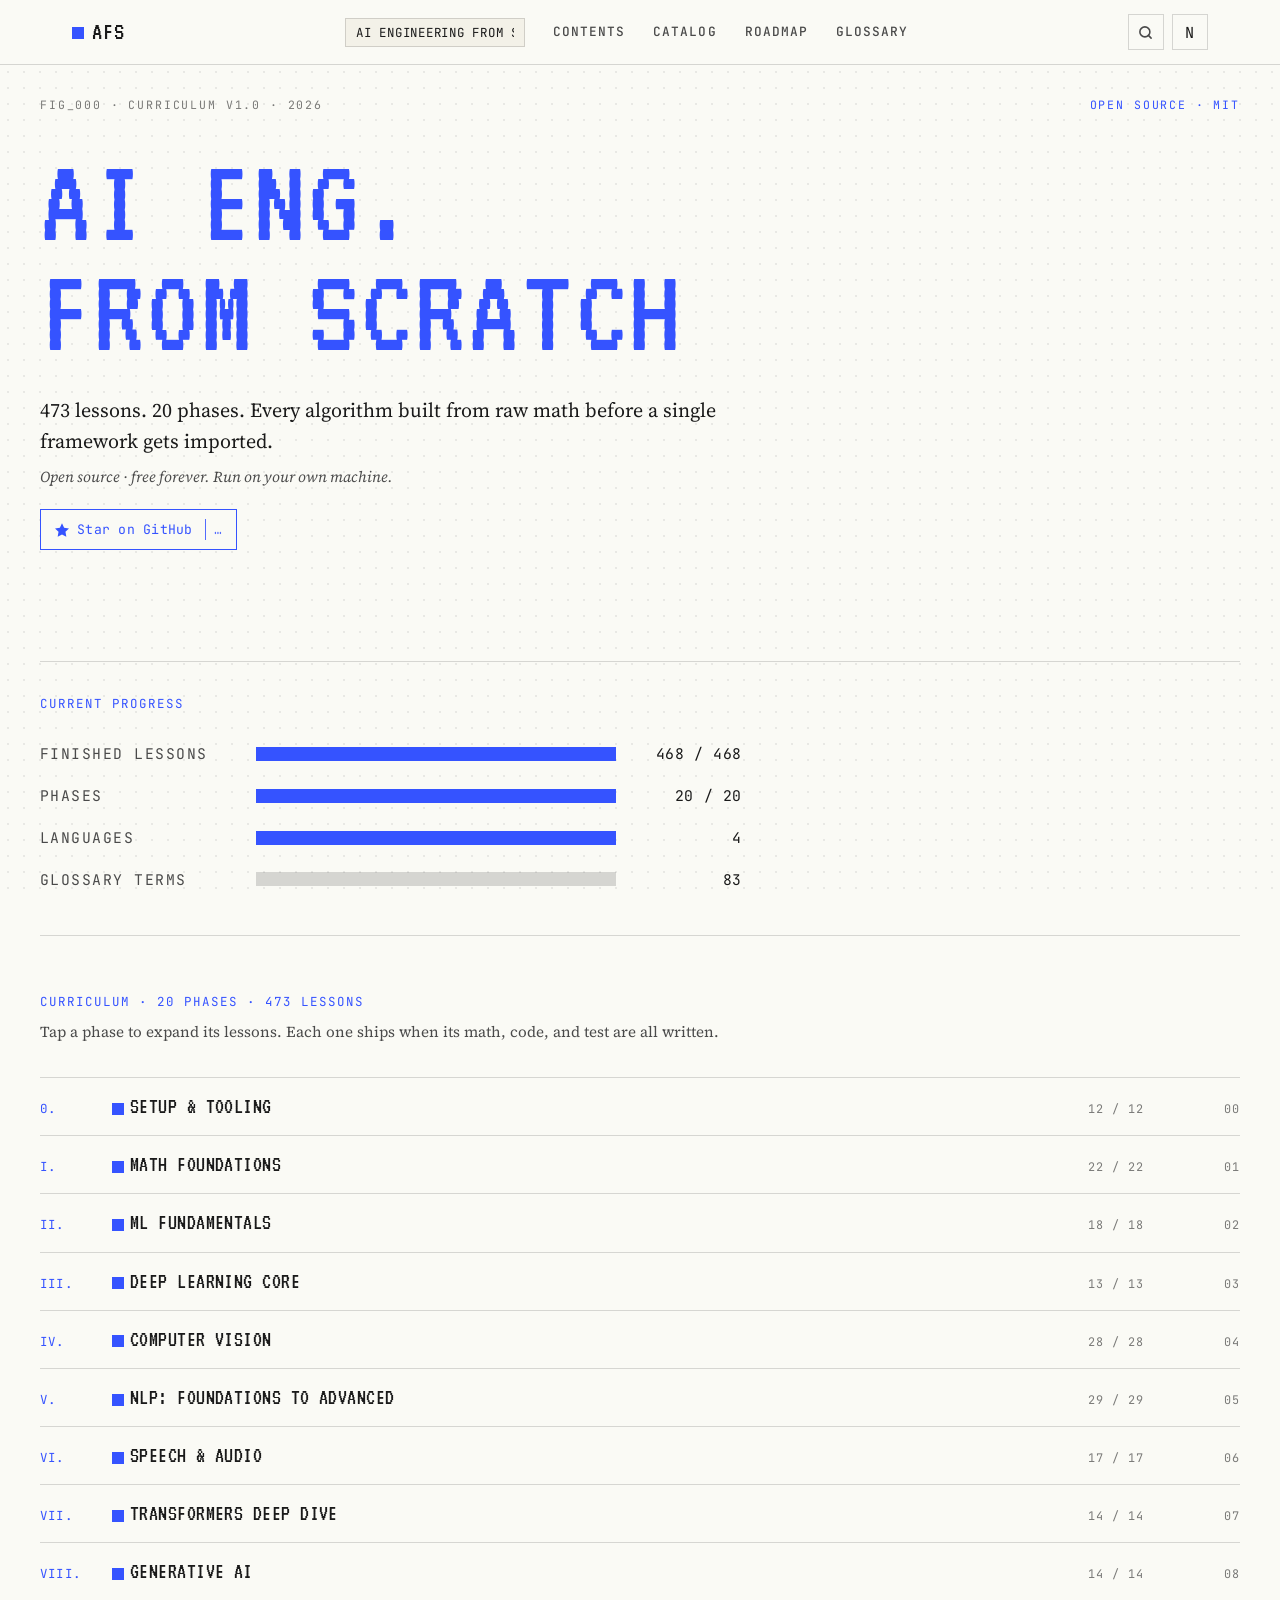
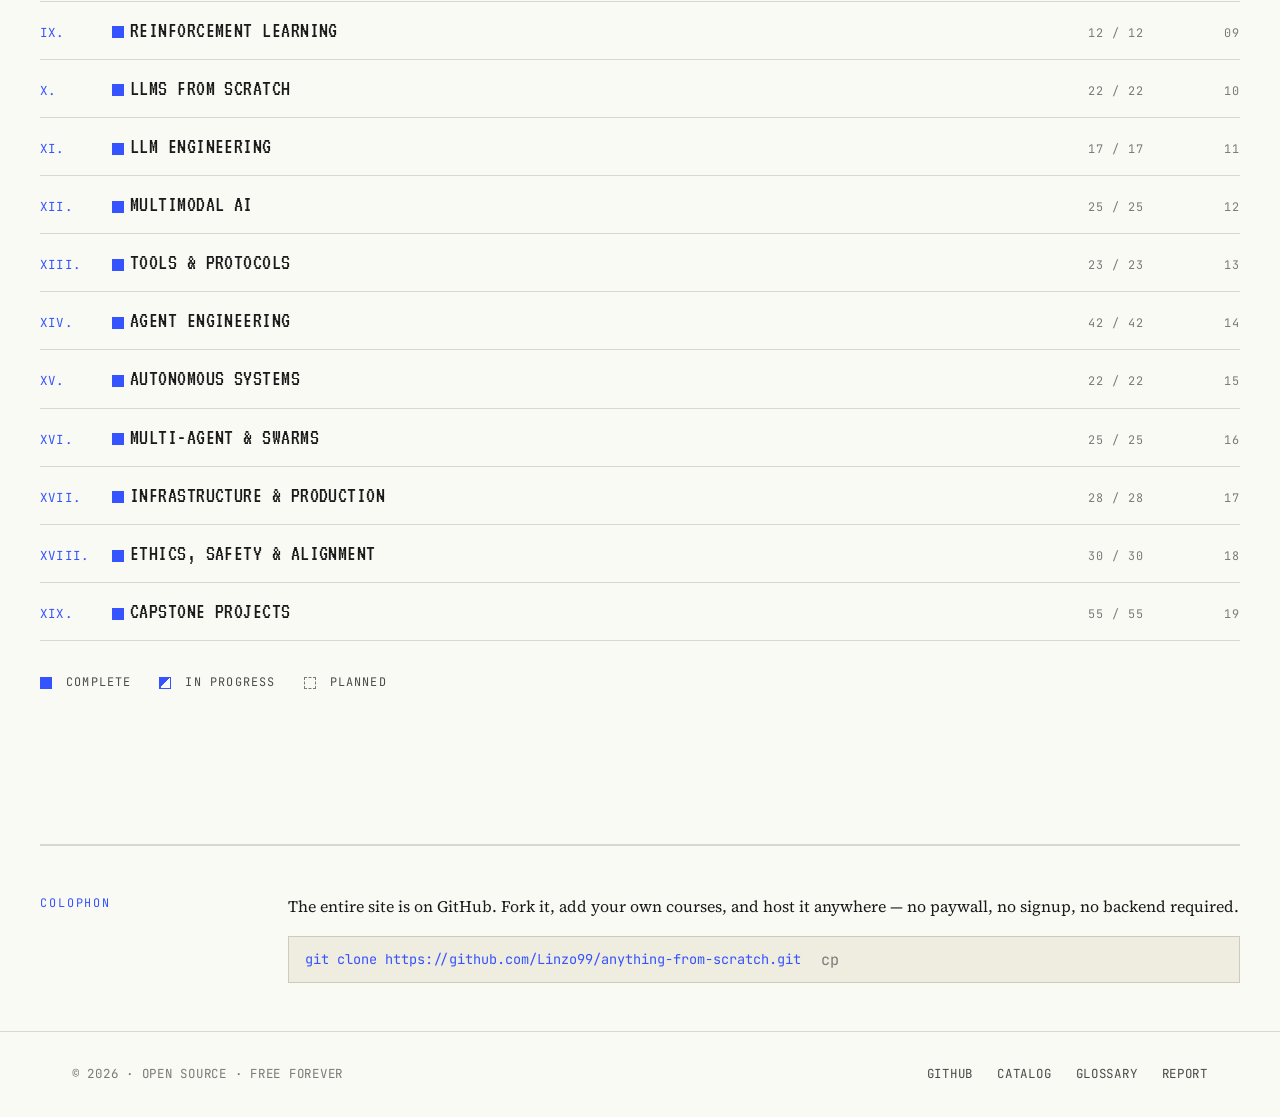
<file: site/index.html>
<!DOCTYPE html>
<html lang="en" data-theme="light">
<head>
  <meta charset="UTF-8">
  <meta name="viewport" content="width=device-width, initial-scale=1.0">
  <title>AI Engineering from Scratch</title>
  <link rel="icon" href="data:image/svg+xml,<svg xmlns='http://www.w3.org/2000/svg' viewBox='0 0 32 32'><rect width='32' height='32' fill='%23fafaf5'/><rect x='2' y='2' width='28' height='28' fill='none' stroke='%233553ff' stroke-width='1.2'/><text x='6' y='22' font-size='14' font-family='monospace' fill='%233553ff'>AI</text></svg>">
  <meta name="description" content="473 lessons. 20 phases. Build the math, the model, the trainer, the tokenizer, and the agent loop. Once, by hand.">
  <meta property="og:title" content="AI Engineering from Scratch">
  <meta property="og:description" content="473 lessons. 20 phases. Write the backprop, the tokenizer, the attention mechanism, and the agent loop by hand before any framework gets imported. Python, TypeScript, Rust, Julia.">
  <meta property="og:type" content="website">
  <meta name="twitter:card" content="summary_large_image">
  <meta name="twitter:title" content="AI Engineering from Scratch">
  <meta name="twitter:description" content="473 lessons. 20 phases. Write the backprop, the tokenizer, the attention mechanism, and the agent loop by hand.">
  <link rel="preconnect" href="https://fonts.googleapis.com">
  <link rel="preconnect" href="https://fonts.gstatic.com" crossorigin>
  <link href="https://fonts.googleapis.com/css2?family=VT323&family=Source+Serif+4:ital,opsz,wght@0,8..60,400..700;1,8..60,400..700&family=JetBrains+Mono:wght@400;500;700&display=swap" rel="stylesheet">
  <link rel="stylesheet" href="style.css?v=20260525a">
  <style>
    .manual-masthead {
      padding: 96px 0 24px;
      border-bottom: 1px solid var(--rule-soft);
    }

    .manual-meta-row {
      display: flex;
      justify-content: space-between;
      align-items: baseline;
      gap: 16px;
      flex-wrap: wrap;
      margin-bottom: 32px;
      font-family: var(--font-mono);
      font-size: 0.72rem;
      letter-spacing: 0.16em;
      text-transform: uppercase;
      color: var(--ink-mute);
    }

    .manual-meta-row .right {
      color: var(--blueprint);
    }

    .manual-title {
      display: block;
      font-family: var(--font-display);
      font-size: clamp(3.2rem, 11vw, 8rem);
      line-height: 0.86;
      letter-spacing: 0.02em;
      text-transform: uppercase;
      color: var(--blueprint);
    }

    .manual-tagline {
      max-width: 720px;
      margin: 28px 0 8px;
      font-family: var(--font-body);
      font-size: clamp(1.05rem, 1.7vw, 1.25rem);
      line-height: 1.55;
      color: var(--ink);
    }

    .manual-attribution {
      font-family: var(--font-body);
      font-size: 0.95rem;
      color: var(--ink-soft);
      font-style: italic;
    }

    .masthead-cta {
      display: flex;
      gap: 12px;
      flex-wrap: wrap;
      margin-top: 20px;
    }

    .masthead-btn {
      display: inline-flex;
      align-items: center;
      gap: 8px;
      padding: 9px 14px;
      border: 1px solid var(--ink);
      background: var(--bg);
      color: var(--ink);
      text-decoration: none;
      font-family: var(--font-mono);
      font-size: 0.82rem;
      letter-spacing: 0.02em;
      transition: background 0.15s, color 0.15s, border-color 0.15s;
    }

    .masthead-btn:hover,
    .masthead-btn:focus-visible {
      background: var(--ink);
      color: var(--bg);
    }

    .masthead-btn--primary {
      border-color: var(--blueprint);
      color: var(--blueprint);
    }

    .masthead-btn--primary:hover,
    .masthead-btn--primary:focus-visible {
      background: var(--blueprint);
      color: var(--bg);
    }

    .masthead-btn-count {
      padding-left: 8px;
      margin-left: 4px;
      border-left: 1px solid currentColor;
      opacity: 0.85;
      font-variant-numeric: tabular-nums;
    }

    @media (max-width: 480px) {
      .masthead-btn { font-size: 0.78rem; padding: 8px 12px; }
    }


    .preface {
      padding: 48px 0 32px;
      border-bottom: 1px solid var(--rule-soft);
    }

    .preface-grid {
      display: grid;
      grid-template-columns: 200px 1fr;
      gap: 48px;
    }

    .preface-eyebrow {
      font-family: var(--font-mono);
      font-size: 0.74rem;
      letter-spacing: 0.16em;
      text-transform: uppercase;
      color: var(--blueprint);
    }

    .preface-body {
      column-count: 2;
      column-gap: 48px;
      column-rule: 1px solid var(--rule-soft);
      font-family: var(--font-body);
      font-size: 1rem;
      line-height: 1.7;
      text-align: justify;
      hyphens: auto;
    }

    .preface-body p {
      margin-bottom: 1em;
      break-inside: avoid-column;
    }

    .preface-body p:first-of-type::first-letter {
      font-family: var(--font-display);
      float: left;
      font-size: 4.4rem;
      line-height: 0.85;
      padding: 0.06em 0.14em 0 0;
      color: var(--blueprint);
    }

    .figure-demo {
      padding: 24px 0 0;
      border-bottom: 1px solid var(--rule-soft);
    }

    .figure-demo-eyebrow {
      font-family: var(--font-mono);
      font-size: 0.74rem;
      letter-spacing: 0.16em;
      text-transform: uppercase;
      color: var(--blueprint);
      margin-bottom: 6px;
    }

    .figure-demo-caption {
      max-width: 640px;
      font-family: var(--font-body);
      font-size: 0.96rem;
      line-height: 1.5;
      color: var(--ink-soft);
      margin-bottom: 0;
    }

    .figure-demo-svg {
      width: 100%;
      max-width: 760px;
      margin: 0 auto;
    }

    .figure-demo-svg svg {
      width: 100%;
      height: auto;
      display: block;
    }

    @media (max-width: 768px) {
      .figure-demo { padding: 16px 0 0; }
    }

    .stat-block {
      padding: 32px 0 40px;
      border-bottom: 1px solid var(--rule-soft);
    }

    .stat-block-title {
      font-family: var(--font-mono);
      font-size: 0.78rem;
      letter-spacing: 0.16em;
      text-transform: uppercase;
      color: var(--blueprint);
      margin-bottom: 24px;
    }

    .stat-rows {
      display: grid;
      grid-template-columns: 1fr;
      gap: 10px;
      max-width: 760px;
      font-family: var(--font-mono);
      font-size: 0.92rem;
    }

    .stat-row {
      display: grid;
      grid-template-columns: 200px minmax(0, 360px) 110px;
      align-items: center;
      gap: 16px;
      padding: 4px 0;
    }

    .stat-row-label {
      letter-spacing: 0.1em;
      text-transform: uppercase;
      color: var(--ink-soft);
    }

    .stat-row-bar {
      position: relative;
      height: 14px;
      background: var(--rule-soft);
      overflow: hidden;
      font-size: 0;
      line-height: 0;
      text-indent: -9999px;
    }

    .stat-row-bar::before {
      content: "";
      position: absolute;
      inset: 0;
      width: var(--bar-pct, 0%);
      background: var(--blueprint);
      transition: width 0.6s ease;
    }

    .stat-row-value {
      text-align: right;
      font-variant-numeric: tabular-nums;
      color: var(--ink);
      letter-spacing: 0.04em;
      white-space: nowrap;
    }

    .toc {
      padding: 56px 0 80px;
      border-bottom: 1px solid var(--rule-soft);
    }

    .toc-title {
      font-family: var(--font-mono);
      font-size: 0.78rem;
      letter-spacing: 0.16em;
      text-transform: uppercase;
      color: var(--blueprint);
      margin-bottom: 8px;
    }

    .toc-subtitle {
      font-family: var(--font-body);
      font-size: 0.95rem;
      color: var(--ink-soft);
      margin-bottom: 32px;
    }

    .toc-list {
      display: flex;
      flex-direction: column;
      gap: 0;
      border-top: 1px solid var(--rule-soft);
    }

    .toc-row {
      display: grid;
      grid-template-columns: 56px 1fr auto auto;
      align-items: baseline;
      padding: 14px 0;
      gap: 16px;
      border-bottom: 1px solid var(--rule-soft);
      cursor: pointer;
      transition: background 0.15s;
    }

    .toc-row:hover {
      background: var(--blueprint-tint);
    }

    .toc-num {
      font-family: var(--font-mono);
      font-size: 0.78rem;
      letter-spacing: 0.1em;
      color: var(--blueprint);
    }

    .toc-name {
      font-family: var(--font-display);
      font-size: 1.4rem;
      text-transform: uppercase;
      letter-spacing: 0.02em;
      color: var(--ink);
      line-height: 1.05;
    }

    .toc-leader {
      flex: 1;
      border-bottom: 1px dotted var(--rule-soft);
      margin: 0 12px;
      transform: translateY(-4px);
    }

    .toc-meta {
      font-family: var(--font-mono);
      font-size: 0.74rem;
      letter-spacing: 0.08em;
      color: var(--ink-mute);
      font-variant-numeric: tabular-nums;
      min-width: 80px;
      text-align: right;
    }

    .toc-status {
      width: 12px;
      height: 12px;
      border: 1px solid var(--ink);
      flex-shrink: 0;
      margin-right: 6px;
      display: inline-block;
      vertical-align: middle;
    }

    .toc-status.complete {
      background: var(--blueprint);
      border-color: var(--blueprint);
    }

    .toc-status.in-progress {
      background: linear-gradient(135deg, var(--blueprint) 0%, var(--blueprint) 50%, transparent 50%, transparent 100%);
      border-color: var(--blueprint);
    }

    .toc-status.planned {
      background: transparent;
      border-style: dashed;
      border-color: var(--ink-mute);
    }

    .legend {
      padding: 32px 0 72px;
      display: flex;
      gap: 28px;
      flex-wrap: wrap;
      align-items: center;
      font-family: var(--font-mono);
      font-size: 0.74rem;
      letter-spacing: 0.1em;
      text-transform: uppercase;
      color: var(--ink-soft);
    }

    .legend-item {
      display: flex;
      align-items: center;
      gap: 8px;
    }

    .colophon {
      padding: 48px 0;
      border-top: 1px solid var(--rule-soft);
    }

    .colophon-grid {
      display: grid;
      grid-template-columns: 200px minmax(0, 1fr);
      gap: 48px;
      font-family: var(--font-body);
      font-size: 0.96rem;
      color: var(--ink-soft);
    }

    .colophon-grid > div {
      min-width: 0;
    }

    .colophon-eyebrow {
      font-family: var(--font-mono);
      font-size: 0.74rem;
      letter-spacing: 0.16em;
      text-transform: uppercase;
      color: var(--blueprint);
    }

    .colophon-cmd {
      display: flex;
      align-items: center;
      gap: 12px;
      margin-top: 16px;
      padding: 10px 16px;
      background: var(--code-bg);
      border: 1px solid var(--rule-soft);
      font-family: var(--font-mono);
      font-size: 0.85rem;
      color: var(--blueprint);
      max-width: 100%;
      overflow-x: auto;
      -webkit-overflow-scrolling: touch;
    }

    .colophon-cmd code {
      white-space: nowrap;
    }

    .colophon-cmd .copy-btn {
      flex-shrink: 0;
      position: sticky;
      right: 0;
      background: var(--code-bg);
      padding-left: 8px;
    }

    @media (max-width: 900px) {
      .manual-masthead { padding: 80px 24px 16px; }
      .preface { padding: 32px 24px; }
      .stat-block { padding: 32px 24px; }
      .toc { padding: 32px 24px 40px; }
      .colophon { padding: 32px 24px; }

      .manual-meta-row { margin-bottom: 20px; }
      .manual-tagline { margin: 20px 0 6px; font-size: 1rem; }
      .manual-attribution { font-size: 0.9rem; }

      .preface-grid,
      .colophon-grid {
        grid-template-columns: 1fr;
        gap: 12px;
      }

      .preface-body {
        column-count: 1;
        font-size: 0.98rem;
        line-height: 1.65;
      }

      .preface-body p:first-of-type::first-letter {
        font-size: 3.2rem;
      }

      .stat-rows { gap: 8px; }
      .stat-row {
        grid-template-columns: 160px minmax(0, 1fr) 92px;
        gap: 12px;
        font-size: 0.82rem;
      }
      .stat-block-title,
      .toc-title { margin-bottom: 16px; }
      .toc-subtitle { margin-bottom: 20px; }

      .toc-row {
        grid-template-columns: 36px 1fr auto;
        padding: 11px 0;
      }

      .toc-row .toc-meta + .toc-meta {
        display: none;
      }

      .toc-leader {
        display: none;
      }

      .toc-name {
        font-size: 1.1rem;
      }

      .colophon-cmd {
        max-width: 100%;
        overflow-x: auto;
        -webkit-overflow-scrolling: touch;
      }
    }

    @media (max-width: 480px) {
      .manual-masthead { padding: 72px 20px 12px; }
      .preface { padding: 24px 20px; }
      .stat-block { padding: 24px 20px; }
      .toc { padding: 24px 20px 32px; }
      .colophon { padding: 24px 20px; }

      .manual-title {
        font-size: clamp(2.4rem, 14vw, 3.6rem);
        line-height: 0.92;
      }

      .manual-meta-row {
        font-size: 0.6rem;
        letter-spacing: 0.12em;
        margin-bottom: 16px;
        gap: 8px;
      }

      .manual-tagline {
        font-size: 0.96rem;
        margin: 16px 0 4px;
      }

      .ascii-rule {
        margin: 16px 0;
      }

      .preface-eyebrow,
      .stat-block-title,
      .toc-title,
      .colophon-eyebrow { font-size: 0.7rem; }

      .preface-body {
        font-size: 0.94rem;
        line-height: 1.6;
        text-align: left;
      }

      .preface-body p:first-of-type::first-letter {
        font-size: 2.8rem;
        padding: 0.04em 0.1em 0 0;
      }

      .stat-row {
        grid-template-columns: 1fr;
        gap: 2px;
        padding: 6px 0;
      }

      .stat-row-bar {
        order: 3;
      }

      .stat-row-value {
        order: 2;
        text-align: left;
      }

      .toc-row {
        grid-template-columns: 30px 1fr auto;
        gap: 8px;
        padding: 10px 0;
      }

      .toc-name {
        font-size: 0.96rem;
        white-space: normal;
      }

      .toc-num {
        font-size: 0.7rem;
      }
    }


    /* Figure card (makingsoftware aesthetic) */
    .figure-card {
      border: 1px solid var(--rule-soft);
      background: var(--bg);
      padding: 0;
      margin: 24px 0 36px;
      background-image: radial-gradient(circle at 4px 4px, rgba(0,0,0,0.05) 1px, transparent 1.5px);
      background-size: 16px 16px;
    }
    .figure-head {
      display: flex;
      justify-content: space-between;
      gap: 16px;
      padding: 14px 24px;
      border-bottom: 1px solid var(--rule-soft);
      font-family: var(--font-mono);
      font-size: 0.72rem;
      letter-spacing: 0.14em;
      text-transform: uppercase;
    }
    .figure-head .left { color: var(--blueprint); }
    .figure-head .right { color: var(--ink-mute); }
    .figure-body {
      padding: 32px 24px;
      overflow-x: auto;
    }
    .figure-body svg { display: block; width: 100%; height: auto; max-width: 1100px; margin: 0 auto; color: var(--blueprint); }
    .figure-foot {
      padding: 14px 24px;
      border-top: 1px solid var(--rule-soft);
      font-family: var(--font-body);
      font-size: 0.96rem;
      color: var(--ink-soft);
      line-height: 1.5;
    }
  </style>
</head>
<body>

  <a href="#main" class="skip-link">Skip to content</a>

  <header class="site-header">
    <div class="header-inner">
      <a href="index.html" class="logo">
        <span class="logo-icon" aria-hidden="true"></span> AFS
      </a>
      <nav class="header-nav">
        <a href="#contents">Contents</a>
        <a href="catalog.html">Catalog</a>
        <a href="prereqs.html">Roadmap</a>
        <a href="glossary.html">Glossary</a>
      </nav>
      <div class="header-actions">
        <button class="search-toggle" type="button" data-cmd-palette
          aria-label="Search (⌘K)" title="Search (⌘K)">
          <svg width="15" height="15" viewBox="0 0 24 24" fill="none"
            stroke="currentColor" stroke-width="2.5"
            stroke-linecap="round" stroke-linejoin="round" aria-hidden="true">
            <circle cx="11" cy="11" r="8"/>
            <line x1="21" y1="21" x2="16.65" y2="16.65"/>
          </svg>
        </button>
        <button class="theme-toggle" id="themeToggle" aria-label="Toggle theme" type="button">
          <span class="theme-icon" id="themeIcon">N</span>
        </button>
      </div>
    </div>
  </header>

  <main id="main">

    <section class="manual-masthead container">
      <div class="manual-meta-row">
        <span>FIG_000 &middot; curriculum v1.0 · 2026</span>
        <span class="right">open source · MIT</span>
      </div>
      <h1 class="manual-title">AI Eng.<br>from Scratch</h1>
      <p class="manual-tagline reveal">473 lessons. 20 phases. Every algorithm built from raw math before a single framework gets imported.</p>
      <p class="manual-attribution reveal" style="--stagger-delay: 80ms;">Open source · free forever. Run on your own machine.</p>
      <div class="masthead-cta reveal" style="--stagger-delay: 140ms;">
        <a class="masthead-btn masthead-btn--primary" href="https://github.com/Linzo99/anything-from-scratch" target="_blank" rel="noopener" aria-label="Star on GitHub">
          <svg width="14" height="14" viewBox="0 0 24 24" fill="currentColor" aria-hidden="true"><path d="M12 .587l3.668 7.568 8.332 1.151-6.064 5.828 1.48 8.279L12 19.896l-7.416 3.517 1.48-8.279L0 9.306l8.332-1.151z"/></svg>
          <span>Star on GitHub</span>
          <span class="masthead-btn-count" data-gh-stars="Linzo99/anything-from-scratch" data-loading="true">…</span>
        </a>
      </div>
      <div class="ascii-rule" style="margin-top:48px;"></div>
    </section>



    <section class="stat-block container">
      <div class="stat-block-title reveal reveal--left">Current Progress</div>
      <div class="stat-rows reveal" style="--stagger-delay: 100ms;" id="statRows">
        <div class="stat-row">
          <span class="stat-row-label">Finished Lessons</span>
          <span class="stat-row-bar" data-bar="complete" style="--bar-pct:0%;" aria-hidden="true">bar</span>
          <span class="stat-row-value" data-stat="complete-frac">0 / 0</span>
        </div>
        <div class="stat-row">
          <span class="stat-row-label">Phases</span>
          <span class="stat-row-bar" data-bar="phases" style="--bar-pct:0%;" aria-hidden="true">bar</span>
          <span class="stat-row-value" data-stat="phases-frac">0 / 0</span>
        </div>
        <div class="stat-row">
          <span class="stat-row-label">Languages</span>
          <span class="stat-row-bar" data-bar="languages" style="--bar-pct:100%;" aria-hidden="true">bar</span>
          <span class="stat-row-value">4</span>
        </div>
        <div class="stat-row">
          <span class="stat-row-label">Glossary Terms</span>
          <span class="stat-row-bar" data-bar="glossary" style="--bar-pct:100%;" aria-hidden="true">bar</span>
          <span class="stat-row-value" data-stat="glossary-count">···</span>
        </div>
      </div>
    </section>

    <section class="toc container" id="contents">
      <div class="toc-title reveal reveal--left">Curriculum · 20 phases · 473 lessons</div>
      <div class="toc-subtitle reveal" style="--stagger-delay: 80ms;">Tap a phase to expand its lessons. Each one ships when its math, code, and test are all written.</div>
      <div class="toc-list" id="phasesGrid"></div>
      <div class="legend">
        <span class="legend-item"><span class="toc-status complete"></span> Complete</span>
        <span class="legend-item"><span class="toc-status in-progress"></span> In progress</span>
        <span class="legend-item"><span class="toc-status planned"></span> Planned</span>
      </div>
    </section>

    <div class="modal-overlay" id="modalOverlay">
      <div class="modal" id="modal">
        <button class="modal-close" id="modalClose" type="button">×</button>
        <div class="modal-header">
          <span class="modal-phase-num" id="modalPhaseNum"></span>
          <h2 class="modal-title" id="modalTitle"></h2>
          <p class="modal-desc" id="modalDesc"></p>
          <div class="modal-progress" id="modalProgress" style="display:none;"></div>
          <div class="modal-progress-bar" id="modalProgressBar" style="display:none;"><div class="modal-progress-bar-fill" id="modalProgressBarFill"></div></div>
        </div>
        <div class="modal-lessons" id="modalLessons"></div>
        <div class="modal-footer">
          <span class="modal-footer-note">Progress saved in browser only</span>
          <button class="modal-reset" id="modalReset" type="button">Reset progress</button>
        </div>
      </div>
    </div>


    <section class="colophon container">
      <div class="colophon-grid">
        <div class="colophon-eyebrow reveal reveal--left">Colophon</div>
        <div class="reveal" style="--stagger-delay: 80ms;">
          <p>The entire site is on GitHub. Fork it, add your own courses, and host it anywhere — no paywall, no signup, no backend required.</p>
          <div class="colophon-cmd">
            <code id="cloneCmd">git clone https://github.com/Linzo99/anything-from-scratch.git</code>
            <button class="copy-btn" id="copyBtn" aria-label="Copy command" type="button">cp</button>
          </div>
        </div>
      </div>
    </section>

  </main>

  <footer class="site-footer">
    <div class="container footer-inner">
      <p>© 2026 · open source · free forever</p>
      <div class="footer-links">
        <a href="https://github.com/Linzo99/anything-from-scratch" target="_blank" rel="noopener">GitHub</a>
        <a href="catalog.html">Catalog</a>
        <a href="glossary.html">Glossary</a>
        <a href="https://github.com/Linzo99/anything-from-scratch/issues/new/choose" target="_blank" rel="noopener">Report</a>
      </div>
    </div>
  </footer>

  <script src="data.js?v=20260525b"></script>
  <script src="course.js?v=20260525b"></script>
  <script src="progress.js?v=20260525b"></script>
  <script src="header.js?v=20260525b" defer></script>
  <script src="cmdpalette.js?v=20260525b" defer></script>
  <script src="app.js?v=20260525b"></script>
  <script defer src="https://va.vercel-scripts.com/v1/script.js"></script>
</body>
</html>
</file>
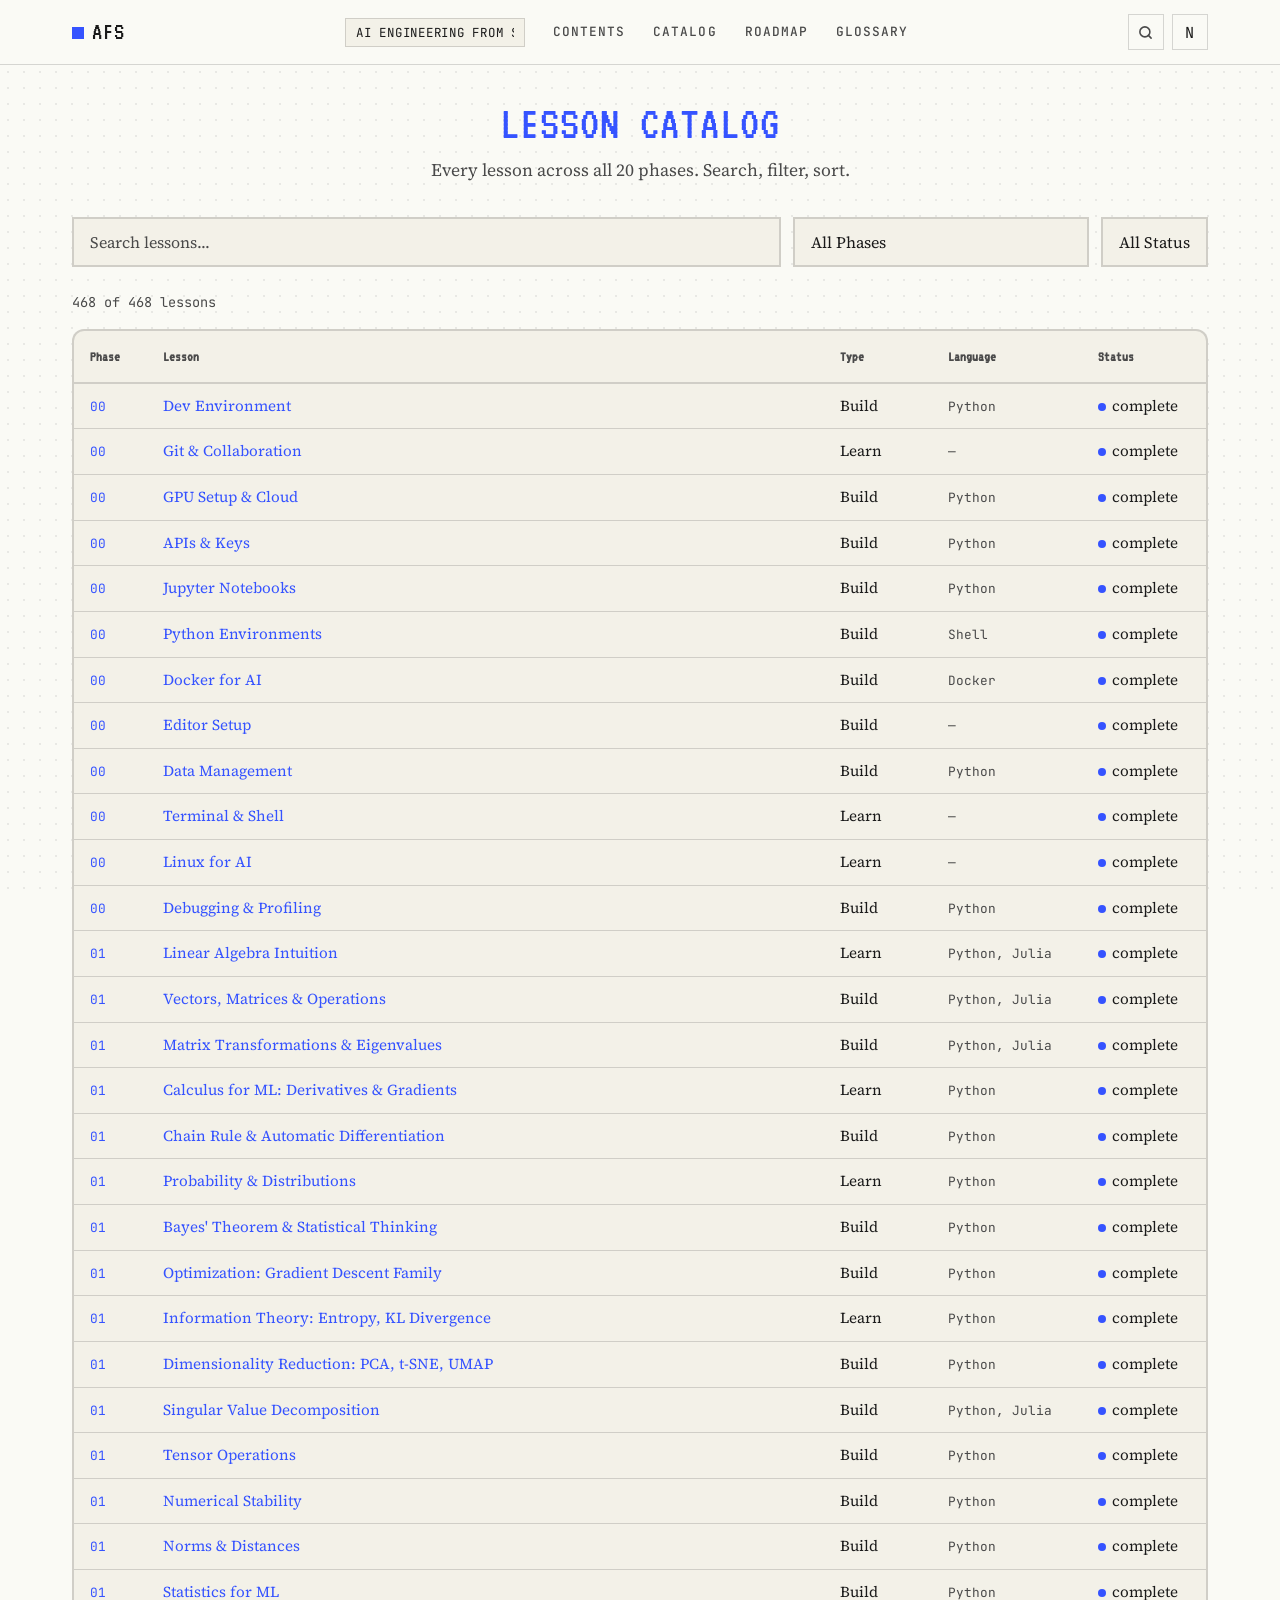
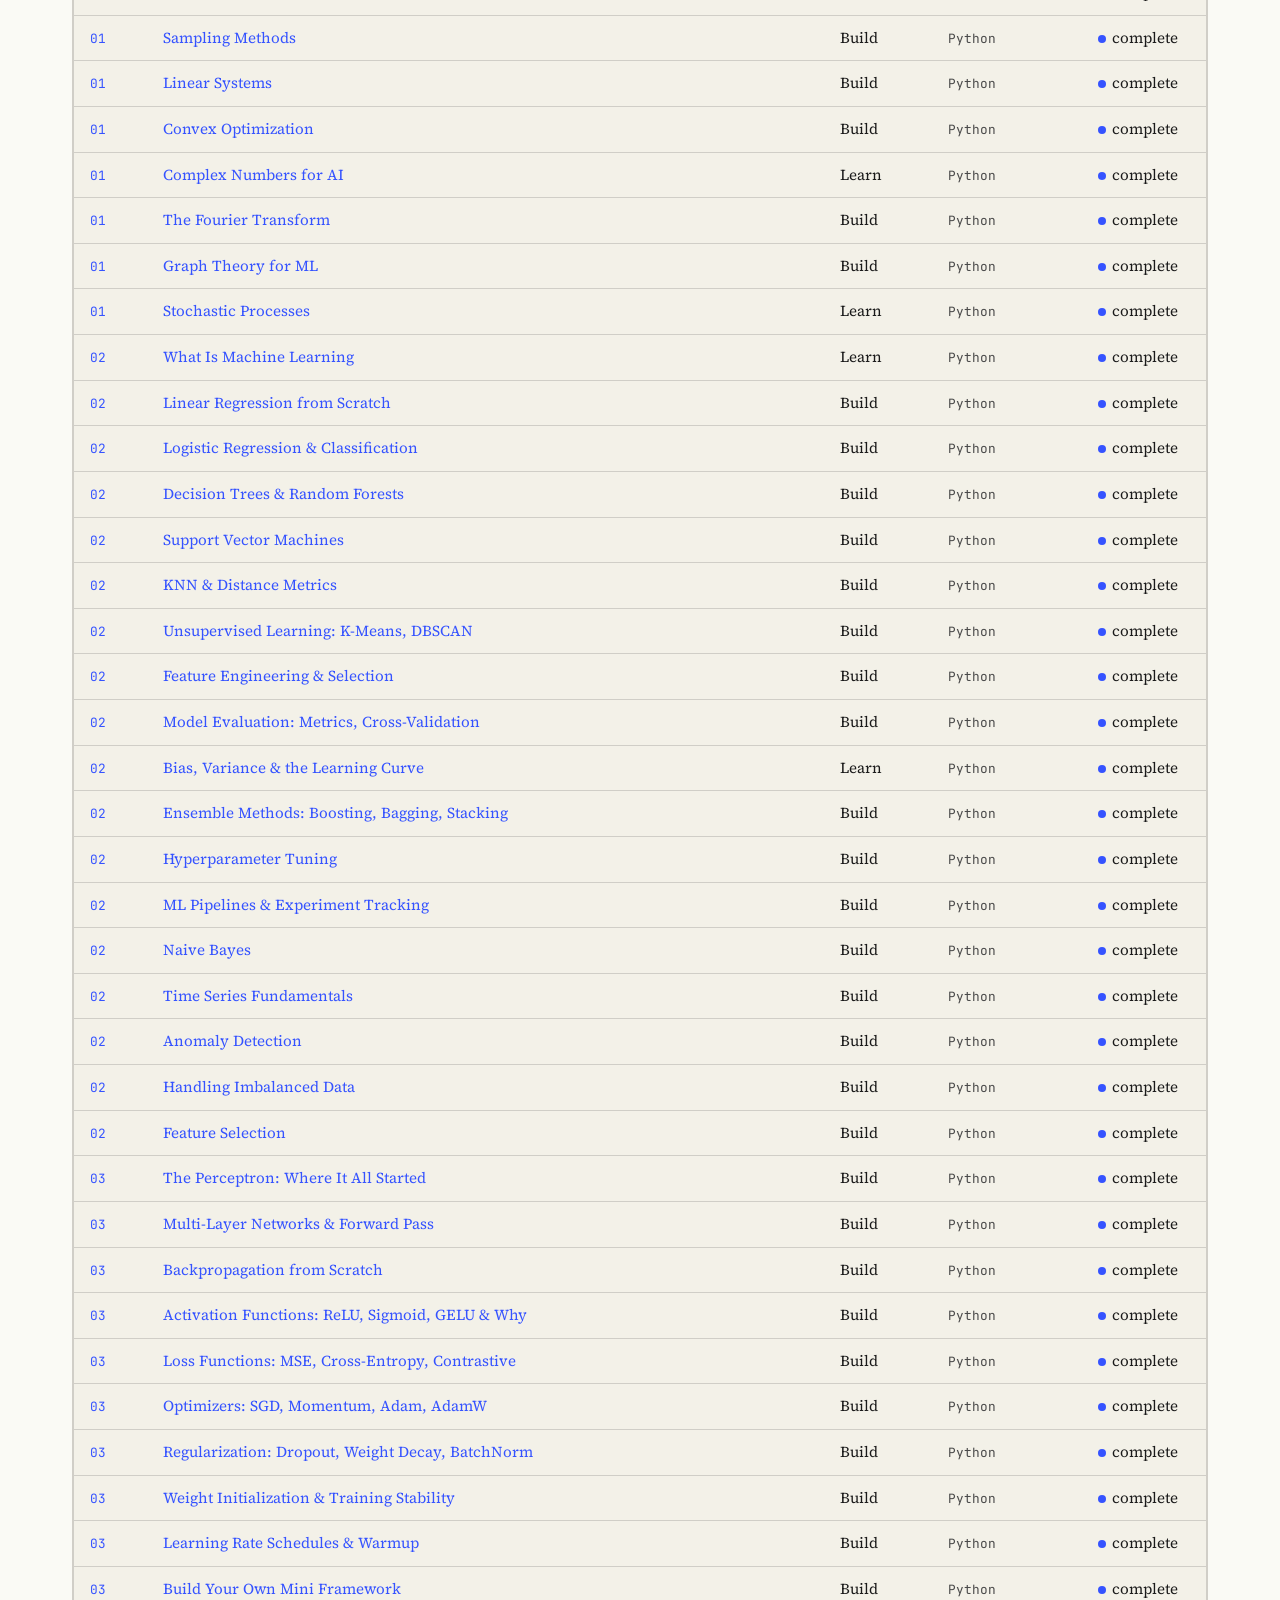
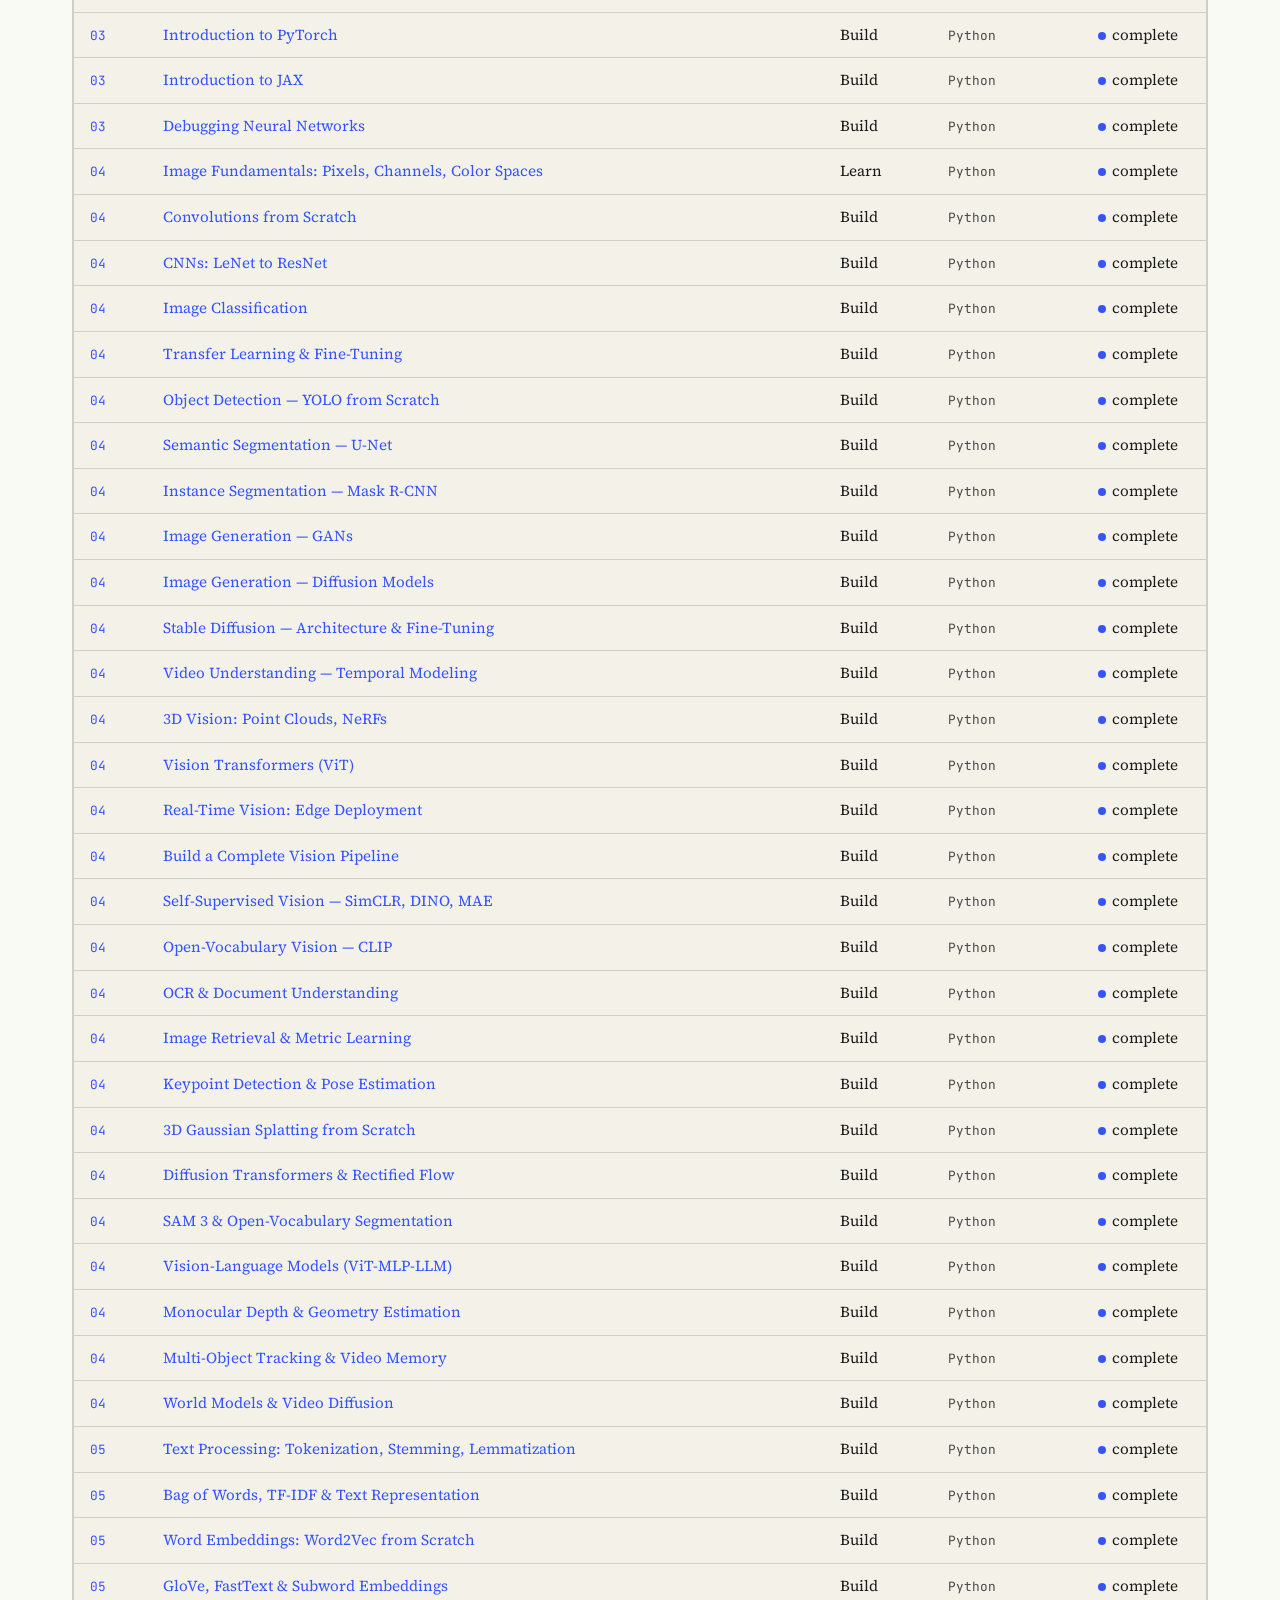
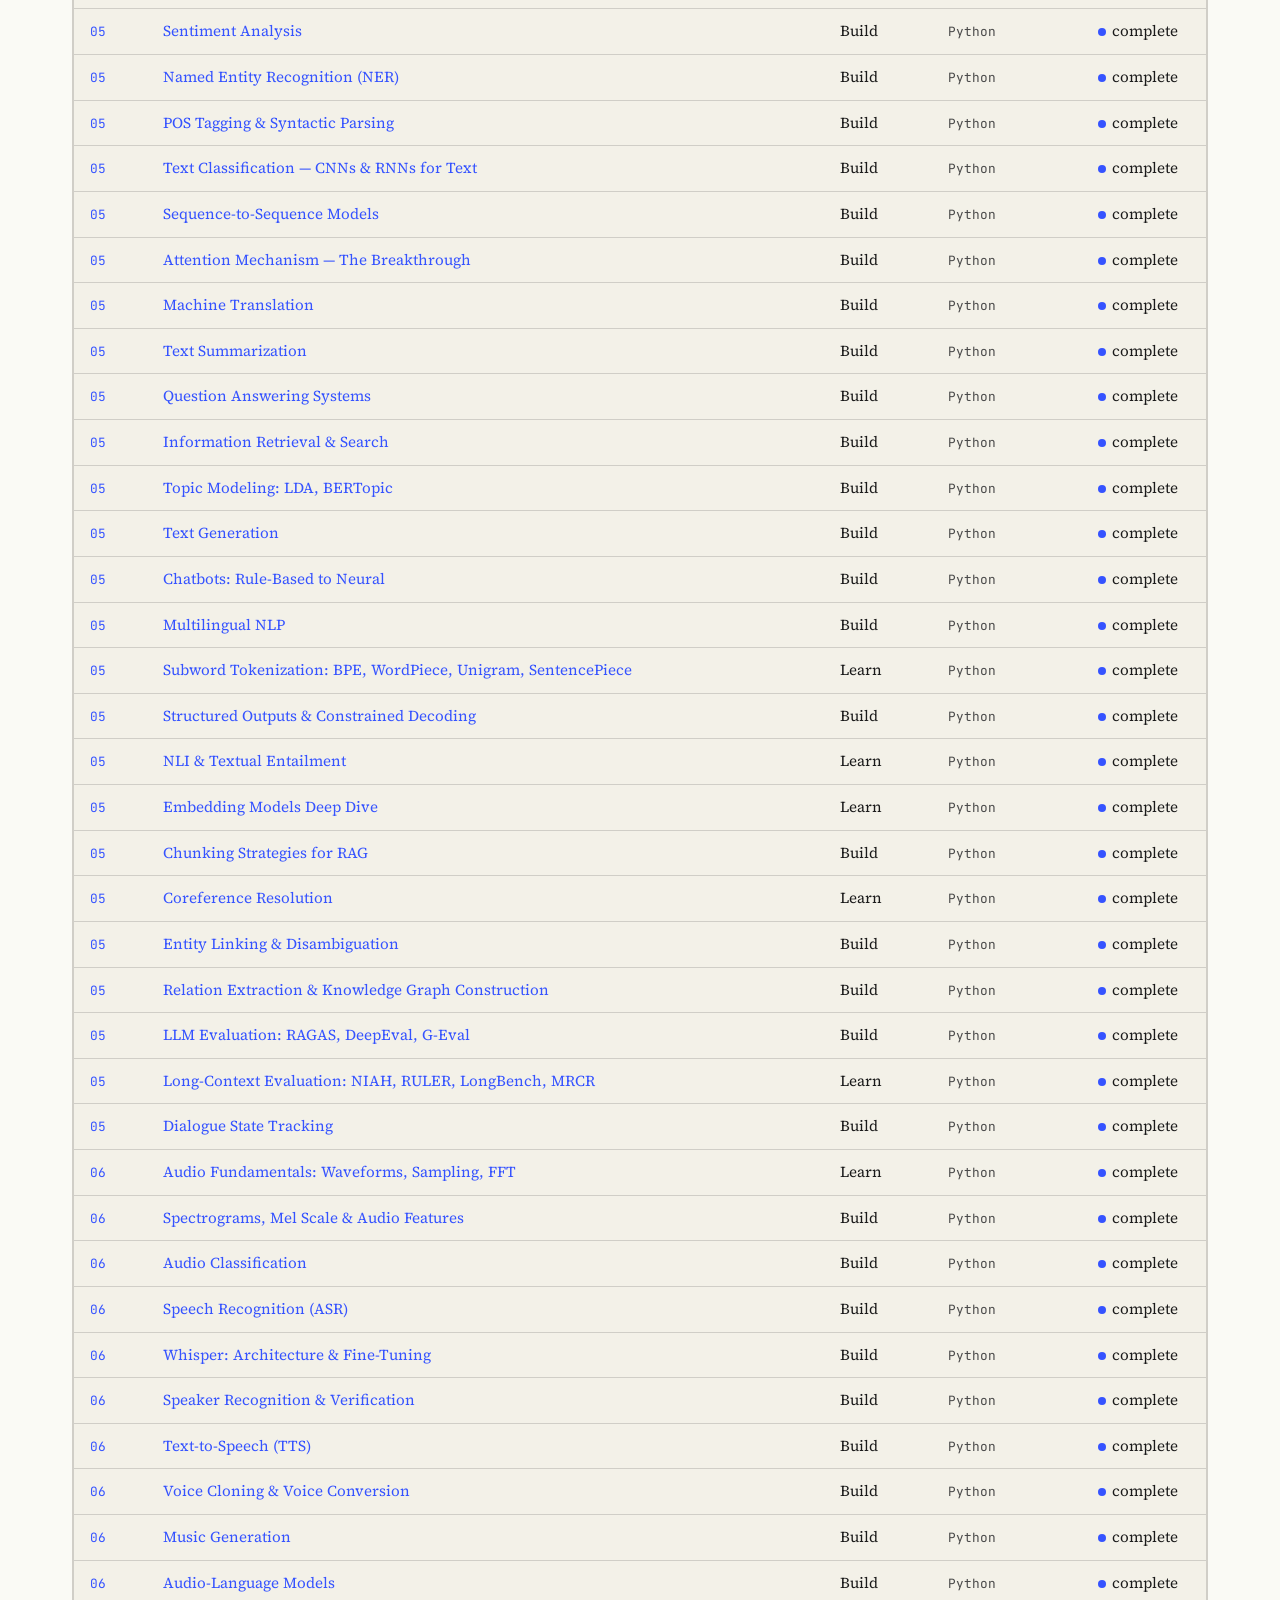
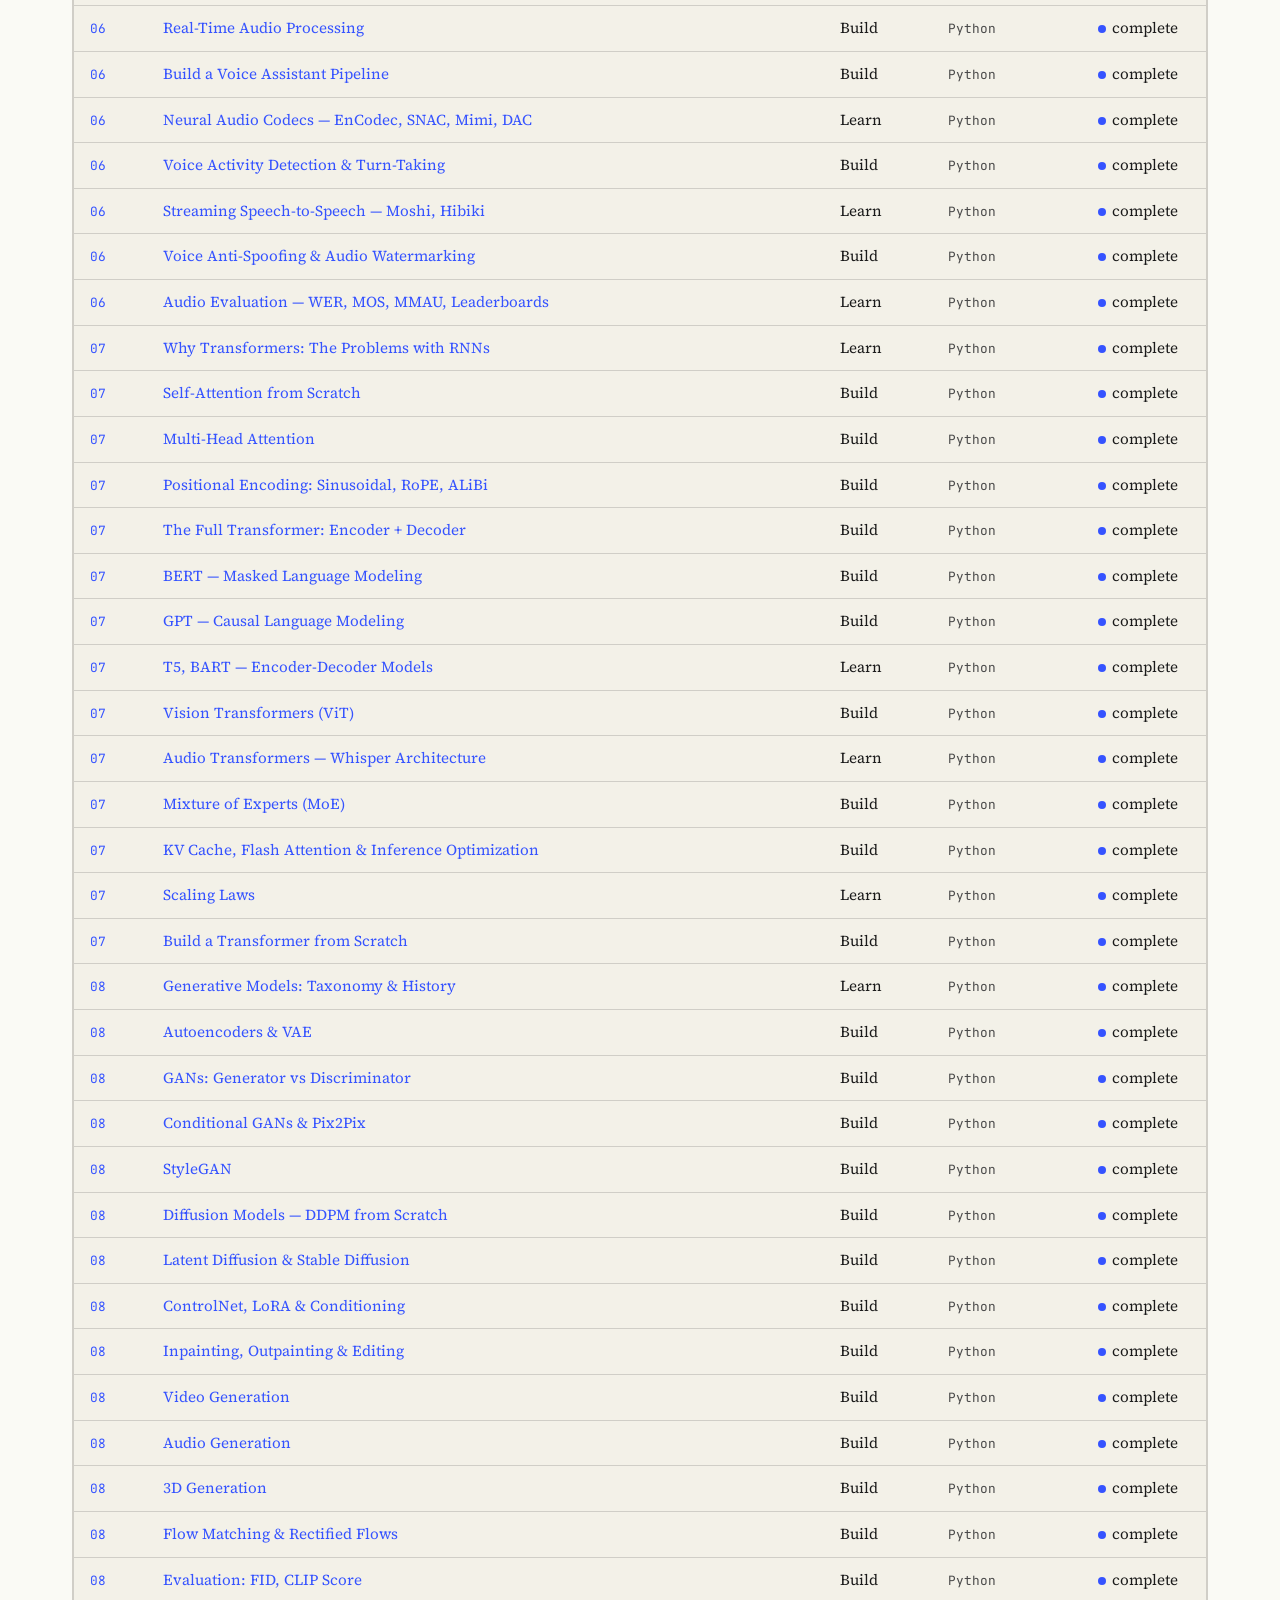
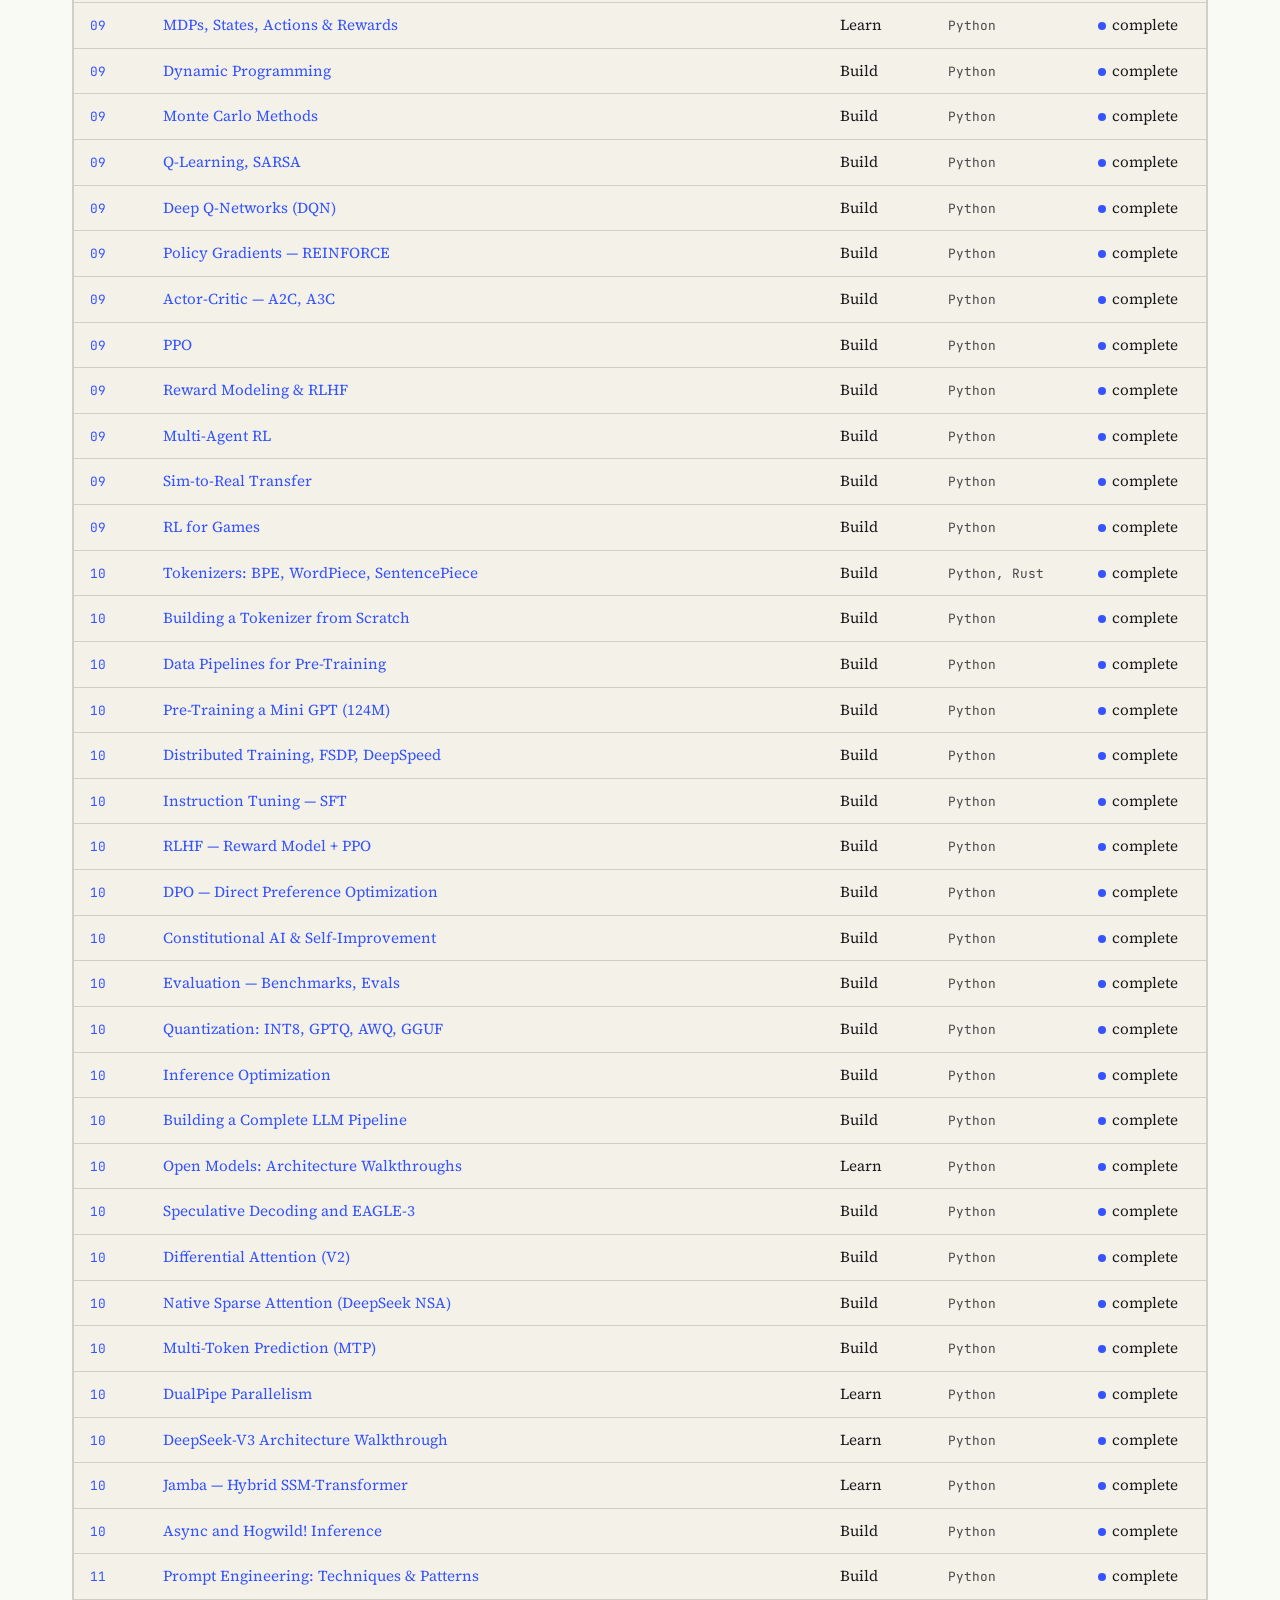
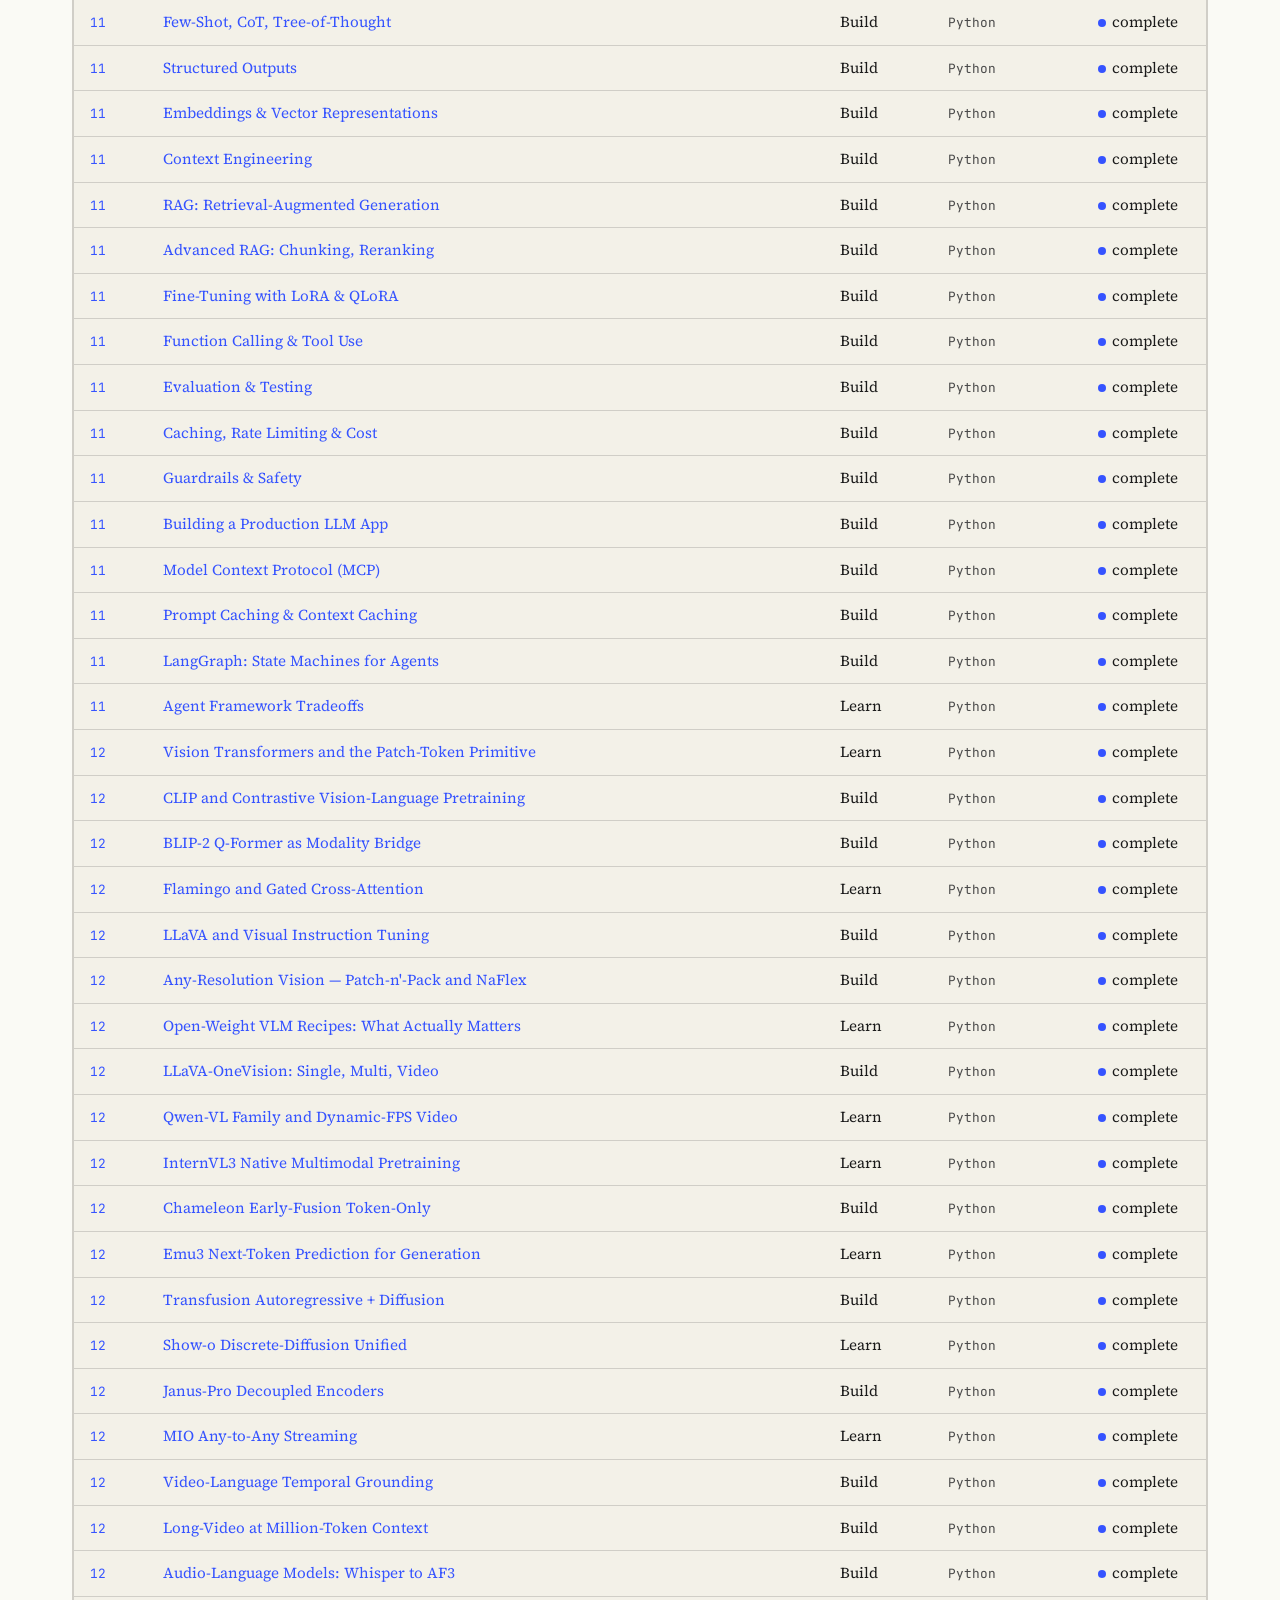
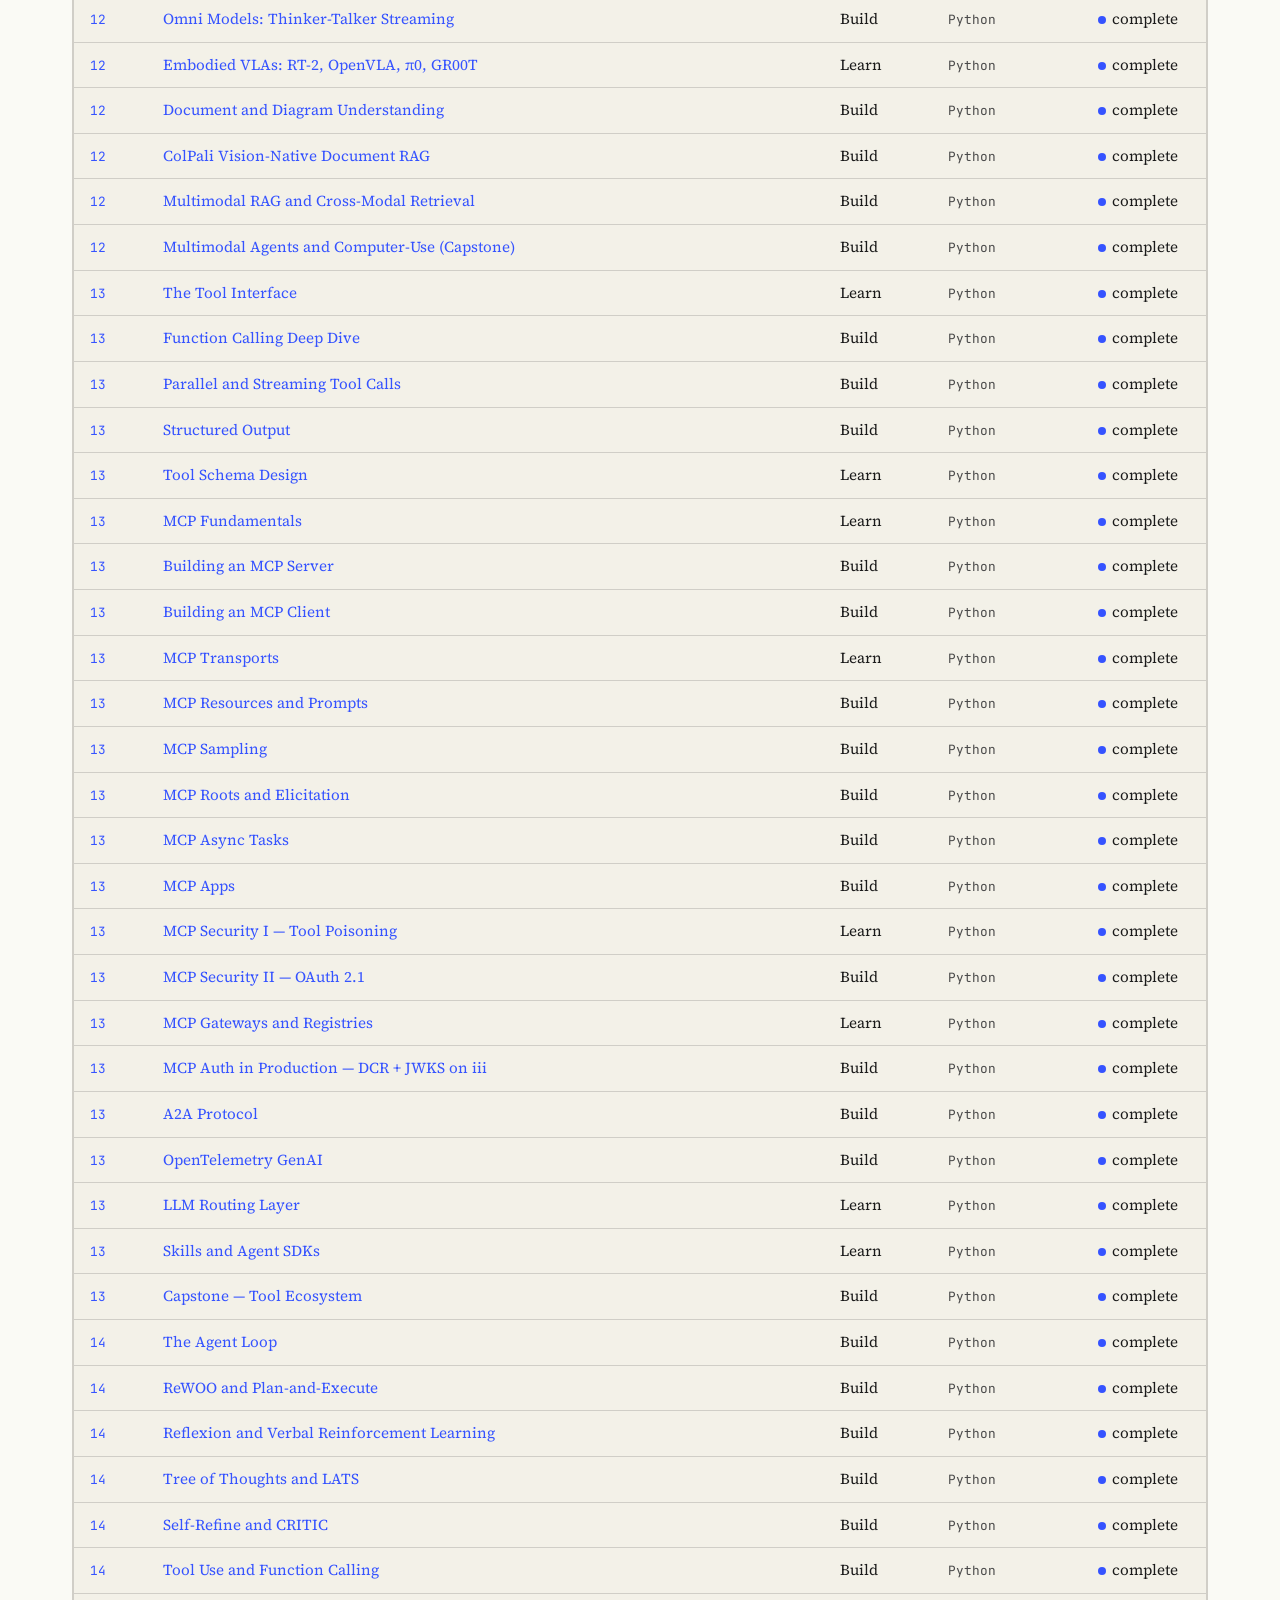
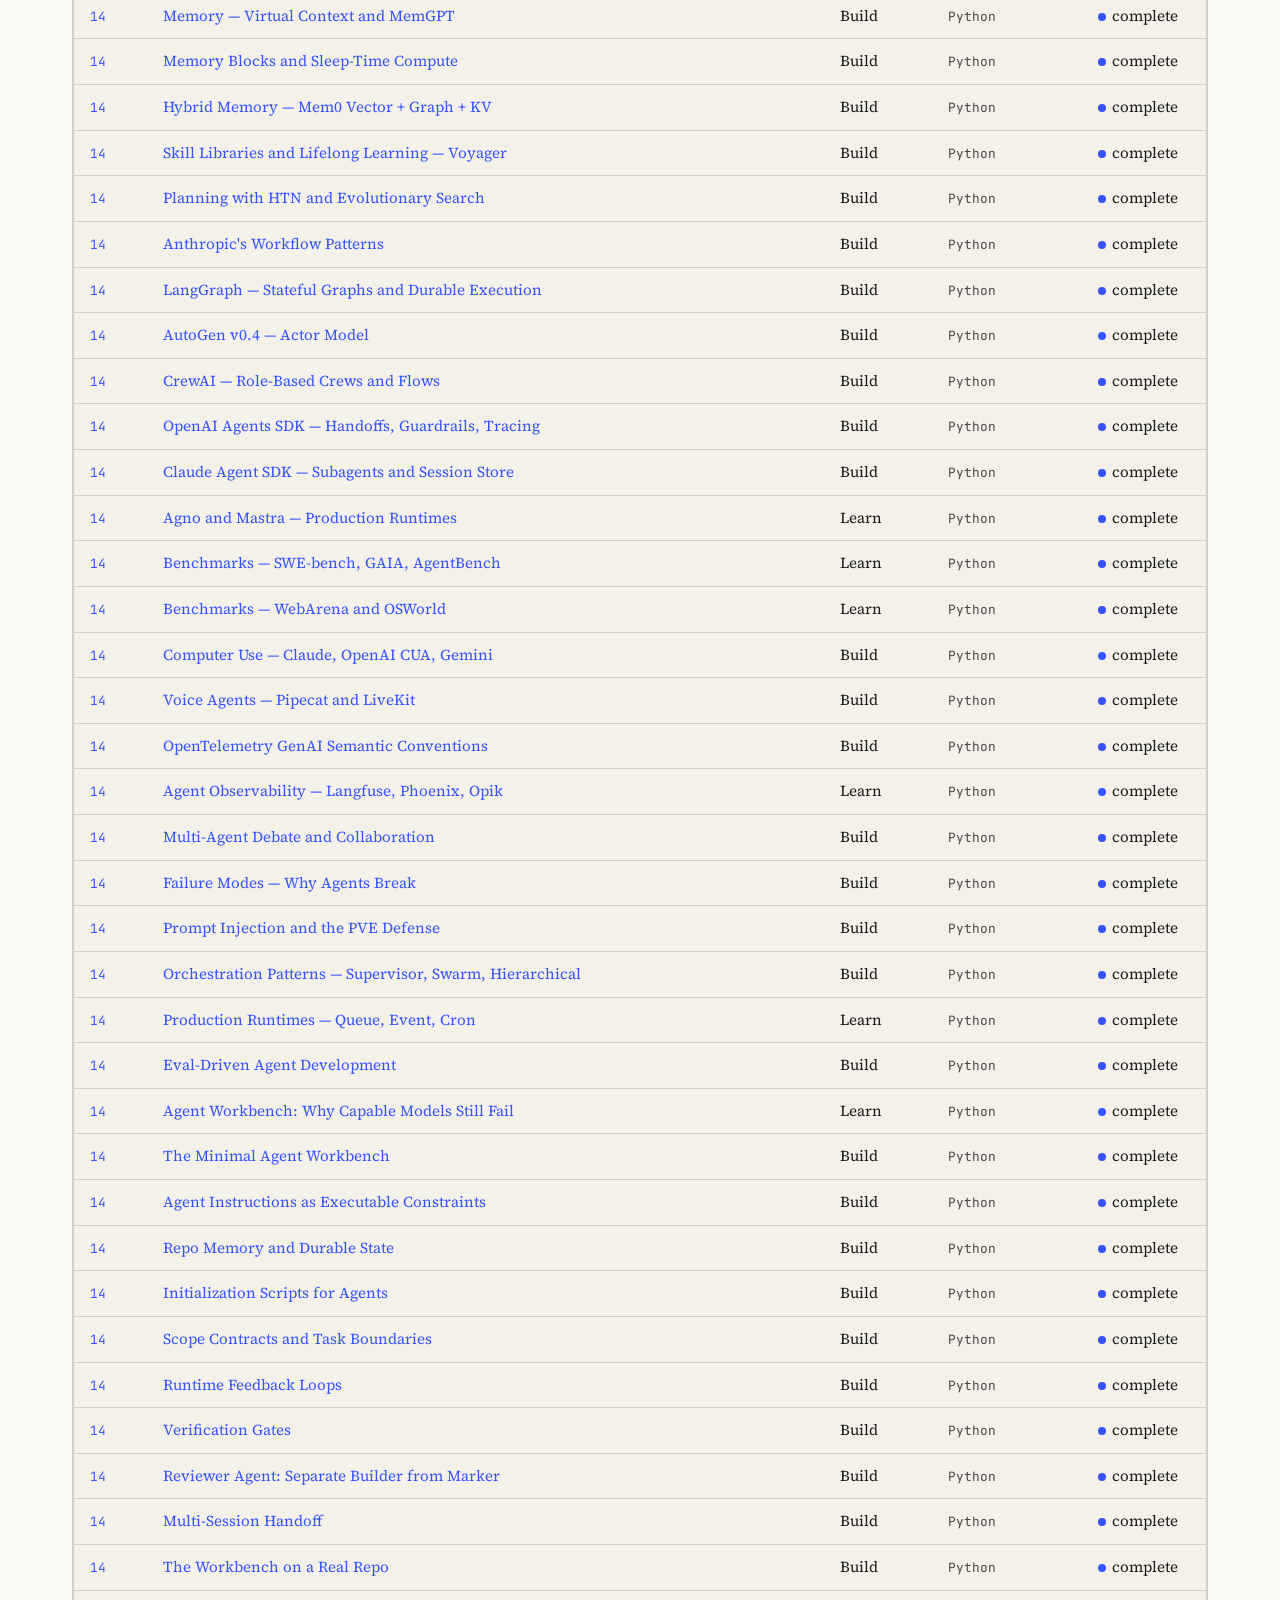
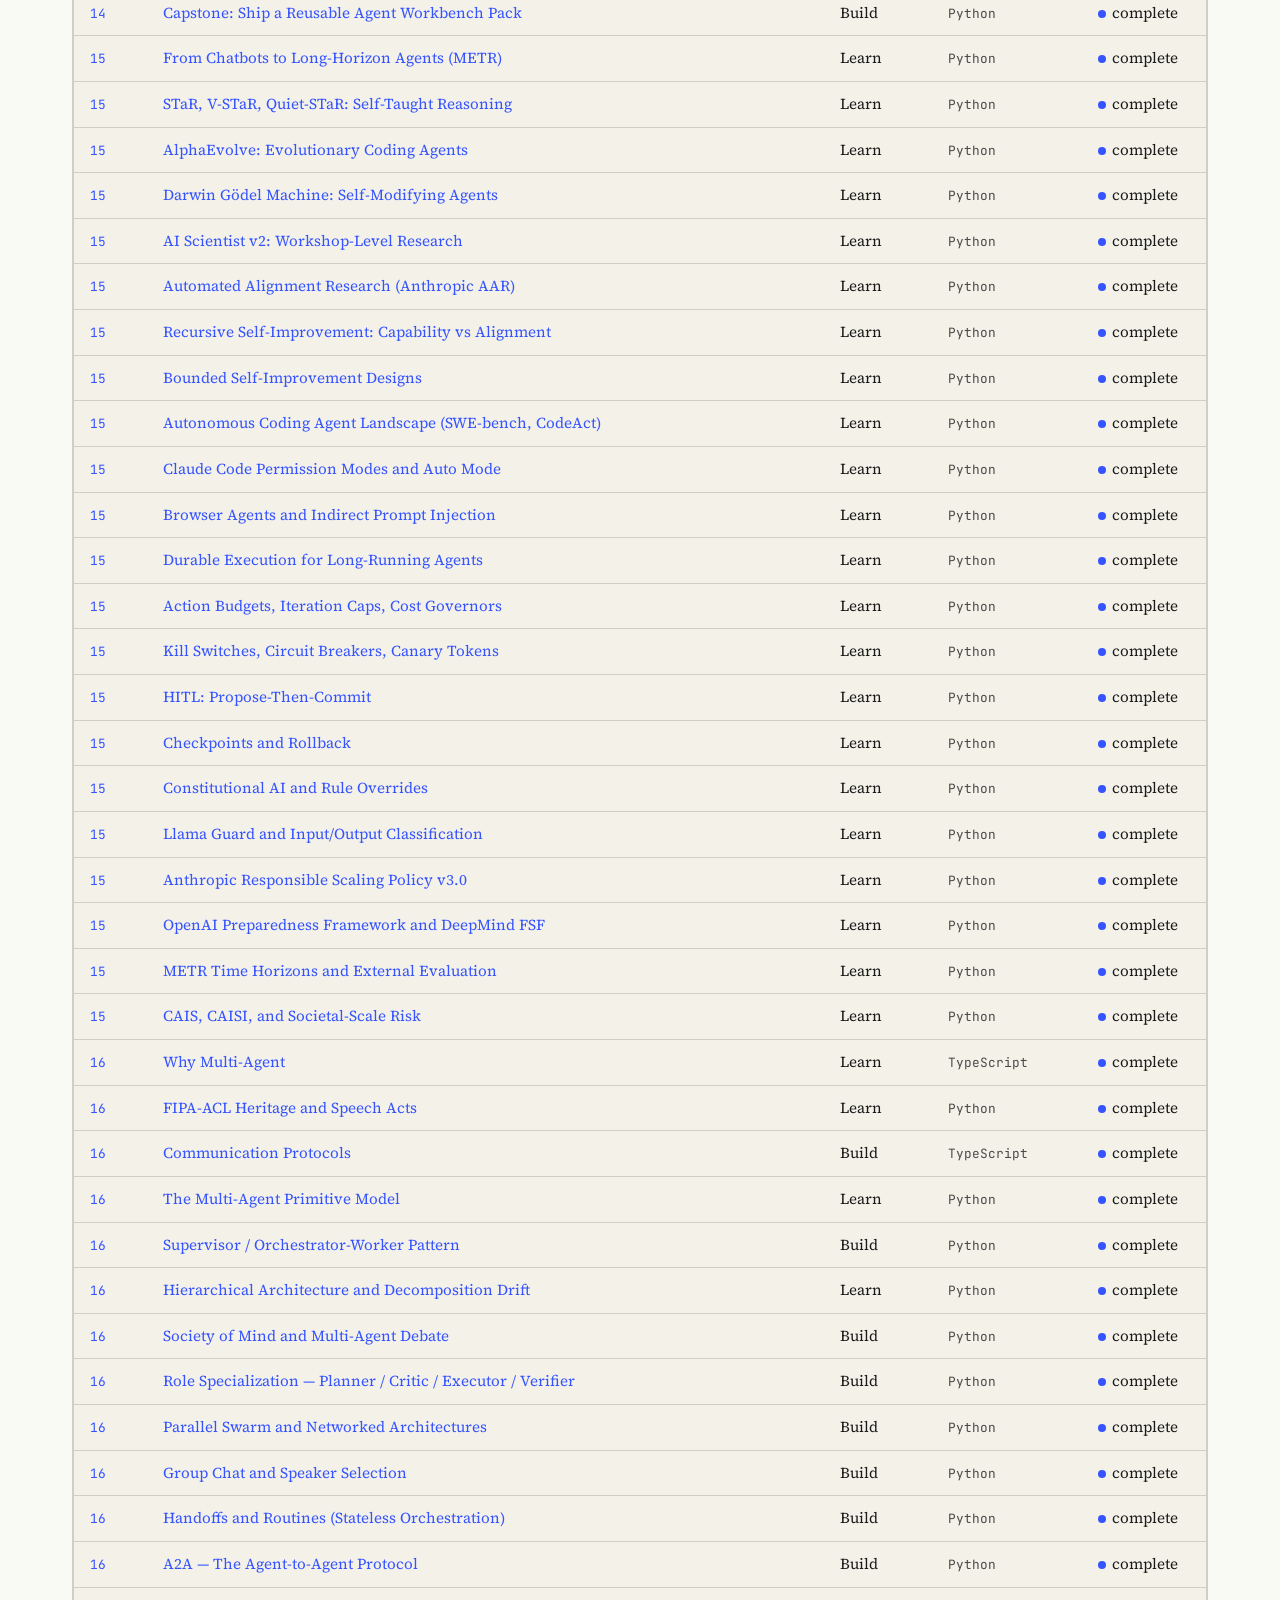
<file: site/catalog.html>
<!DOCTYPE html>
<html lang="en" data-theme="light">
<head>
  <meta charset="UTF-8">
  <meta name="viewport" content="width=device-width, initial-scale=1.0">
  <title>Lesson Catalog - AI Engineering from Scratch</title>
  <link rel="icon" href="data:image/svg+xml,<svg xmlns='http://www.w3.org/2000/svg' viewBox='0 0 32 32'><rect width='32' height='32' fill='%23fafaf5'/><rect x='2' y='2' width='28' height='28' fill='none' stroke='%233553ff' stroke-width='1.2'/><text x='6' y='22' font-size='14' font-family='monospace' fill='%233553ff'>AI</text></svg>">
  <meta name="description" content="Full catalog of 473 AI engineering lessons. Search, filter, and sort every lesson across all 20 phases.">
  <meta property="og:title" content="Catalog · AI Engineering from Scratch">
  <meta property="og:description" content="Search and filter 473 lessons across 20 phases. Python, TypeScript, Rust, Julia.">
  <meta property="og:type" content="website">
  <meta name="twitter:card" content="summary_large_image">
  <meta name="twitter:title" content="Catalog · AI Engineering from Scratch">
  <meta name="twitter:description" content="Search and filter 473 lessons across 20 phases.">
  <link rel="preconnect" href="https://fonts.googleapis.com">
  <link rel="preconnect" href="https://fonts.gstatic.com" crossorigin>
  <link href="https://fonts.googleapis.com/css2?family=VT323&family=Source+Serif+4:ital,opsz,wght@0,8..60,400..700;1,8..60,400..700&family=JetBrains+Mono:wght@400;500;700&display=swap" rel="stylesheet">
  <link rel="stylesheet" href="style.css?v=20260525a">
  <style>
    .catalog-page {
      padding: 100px 0 80px;
      min-height: 100vh;
    }

    .catalog-header {
      text-align: center;
      margin-bottom: 32px;
    }

    .catalog-header h1 {
      font-size: clamp(2rem, 5vw, 3rem);
      margin-bottom: 8px;
    }

    .catalog-header p {
      color: var(--text-muted);
      font-size: 1.1rem;
    }

    .catalog-controls {
      display: flex;
      gap: 12px;
      margin-bottom: 24px;
      flex-wrap: wrap;
      align-items: center;
    }

    .catalog-search {
      flex: 1;
      min-width: 200px;
      font-family: var(--font-body);
      font-size: 1rem;
      padding: 12px 16px;
      background: var(--bg-surface);
      border: 2px solid var(--border);
      border-radius: 0;
      color: var(--text);
      outline: none;
      transition: border-color 0.2s;
    }

    .catalog-search::placeholder {
      color: var(--text-muted);
    }

    .catalog-search:focus {
      border-color: var(--accent);
    }

    .catalog-search:focus-visible,
    .catalog-filter:focus-visible {
      outline: 2px solid var(--blueprint);
      outline-offset: 2px;
    }

    .catalog-filter {
      font-family: var(--font-body);
      font-size: 1rem;
      padding: 12px 16px;
      background: var(--bg-surface);
      border: 2px solid var(--border);
      border-radius: 0;
      color: var(--text);
      outline: none;
      cursor: pointer;
      -webkit-appearance: none;
      appearance: none;
    }

    .catalog-count {
      font-family: var(--font-mono);
      font-size: 0.85rem;
      color: var(--text-muted);
      margin-bottom: 16px;
    }

    .catalog-table-wrap {
      overflow-x: auto;
      border: 2px solid var(--border);
      border-radius: 12px;
      background: var(--bg-surface);
    }

    .catalog-table {
      width: 100%;
      border-collapse: collapse;
      font-size: 0.95rem;
      min-width: 640px;
    }

    .catalog-table th {
      font-family: var(--font-heading);
      font-weight: 700;
      font-size: 0.9rem;
      text-align: left;
      padding: 14px 16px;
      border-bottom: 2px solid var(--border);
      color: var(--text-muted);
      cursor: pointer;
      user-select: none;
      white-space: nowrap;
      transition: color 0.2s;
    }

    .catalog-table th:hover {
      color: var(--accent);
    }

    .catalog-table th .sort-arrow {
      font-size: 0.7rem;
      margin-left: 4px;
    }

    .catalog-table td {
      padding: 10px 16px;
      border-bottom: 1px solid var(--border);
      vertical-align: middle;
    }

    .catalog-table tr:last-child td {
      border-bottom: none;
    }

    .catalog-table tr:hover td {
      background: var(--bg-surface-hover);
    }

    .catalog-table a {
      color: var(--secondary);
    }

    .catalog-table a:hover {
      color: var(--accent);
    }

    .catalog-status-dot {
      display: inline-block;
      width: 8px;
      height: 8px;
      border-radius: 50%;
      margin-right: 6px;
    }

    .catalog-status-dot.complete {
      background: var(--complete);
    }

    .catalog-status-dot.planned {
      background: var(--planned);
    }

    .catalog-lang {
      font-family: var(--font-mono);
      font-size: 0.8rem;
      color: var(--text-muted);
    }

    .catalog-phase-label {
      font-family: var(--font-mono);
      font-size: 0.8rem;
      color: var(--accent);
    }

    .catalog-empty {
      text-align: center;
      padding: 48px 24px;
      color: var(--text-muted);
      font-size: 1.1rem;
    }

    @media (max-width: 768px) {
      .catalog-page {
        padding: 80px 0 48px;
      }

      .catalog-controls {
        flex-direction: column;
      }

      .catalog-filter {
        width: 100%;
      }

      .catalog-table {
        font-size: 0.85rem;
      }

      .catalog-table th,
      .catalog-table td {
        padding: 8px 10px;
      }
    }
  </style>
</head>
<body>

  <a href="#main" class="skip-link">Skip to content</a>

  <header class="site-header">
    <div class="header-inner">
      <a href="index.html" class="logo">
        <span class="logo-icon" aria-hidden="true"></span> AFS
      </a>
      <nav class="header-nav">
        <a href="index.html#contents">Contents</a>
        <a href="catalog.html">Catalog</a>
        <a href="prereqs.html">Roadmap</a>
        <a href="glossary.html">Glossary</a>
      </nav>
      <div class="header-actions">
        <button class="search-toggle" type="button" data-cmd-palette
          aria-label="Search (⌘K)" title="Search (⌘K)">
          <svg width="15" height="15" viewBox="0 0 24 24" fill="none"
            stroke="currentColor" stroke-width="2.5"
            stroke-linecap="round" stroke-linejoin="round" aria-hidden="true">
            <circle cx="11" cy="11" r="8"/>
            <line x1="21" y1="21" x2="16.65" y2="16.65"/>
          </svg>
        </button>
        <button class="theme-toggle" id="themeToggle" aria-label="Toggle theme" type="button">
          <span class="theme-icon" id="themeIcon">N</span>
        </button>
      </div>
    </div>
  </header>

  <main class="catalog-page" id="main">
    <div class="container">
      <div class="catalog-header">
        <h1>Lesson Catalog</h1>
        <p>Every lesson across all 20 phases. Search, filter, sort.</p>
      </div>
      <div class="catalog-controls">
        <input type="text" class="catalog-search" id="catalogSearch" placeholder="Search lessons...">
        <select class="catalog-filter" id="catalogPhase">
          <option value="">All Phases</option>
        </select>
        <select class="catalog-filter" id="catalogStatus">
          <option value="">All Status</option>
          <option value="complete">Complete</option>
          <option value="planned">Planned</option>
        </select>
      </div>
      <div class="catalog-count" id="catalogCount"></div>
      <div class="catalog-table-wrap">
        <table class="catalog-table" id="catalogTable">
          <thead>
            <tr>
              <th data-sort="phase">Phase <span class="sort-arrow"></span></th>
              <th data-sort="name">Lesson <span class="sort-arrow"></span></th>
              <th data-sort="type">Type <span class="sort-arrow"></span></th>
              <th data-sort="lang">Language <span class="sort-arrow"></span></th>
              <th data-sort="status">Status <span class="sort-arrow"></span></th>
            </tr>
          </thead>
          <tbody id="catalogBody"></tbody>
        </table>
      </div>
    </div>
  </main>

  <footer class="site-footer">
    <div class="container footer-inner">
      <p>AI Engineering from Scratch · open source · free forever.</p>
      <div class="footer-links">
        <a href="index.html">Home</a>
        <a href="https://github.com/Linzo99/anything-from-scratch" target="_blank" rel="noopener">GitHub</a>
        <a href="glossary.html">Glossary</a>
              <a href="https://github.com/Linzo99/anything-from-scratch/issues/new/choose" target="_blank" rel="noopener">Report / Suggest</a>
      </div>
    </div>
  </footer>

  <script src="data.js?v=20260525b"></script>
  <script src="course.js?v=20260525b"></script>
  <script src="progress.js?v=20260525b"></script>
  <script src="header.js?v=20260525b" defer></script>
  <script src="cmdpalette.js?v=20260525b" defer></script>
  <script>
    (function () {
      var root = document.documentElement;
      var stored = localStorage.getItem('theme');
      if (stored) {
        root.setAttribute('data-theme', stored);
      } else if (window.matchMedia && window.matchMedia('(prefers-color-scheme: dark)').matches) {
        root.setAttribute('data-theme', 'dark');
      } else {
        root.setAttribute('data-theme', 'light');
      }

      function updateIcon() {
        var icon = document.getElementById('themeIcon');
        if (!icon) return;
        icon.textContent = root.getAttribute('data-theme') === 'light' ? 'N' : 'D';
      }

      updateIcon();

      document.addEventListener('DOMContentLoaded', function () {
        updateIcon();

        var btn = document.getElementById('themeToggle');
        if (btn) {
          btn.addEventListener('click', function () {
            var next = root.getAttribute('data-theme') === 'light' ? 'dark' : 'light';
            root.setAttribute('data-theme', next);
            localStorage.setItem('theme', next);
            updateIcon();
          });
        }

        var allRows = [];
        var phaseSelect = document.getElementById('catalogPhase');

        for (var i = 0; i < PHASES.length; i++) {
          var p = PHASES[i];
          var opt = document.createElement('option');
          opt.value = String(p.id);
          opt.textContent = String(p.id).padStart(2, '0') + ' - ' + p.name;
          phaseSelect.appendChild(opt);

          for (var j = 0; j < p.lessons.length; j++) {
            var l = p.lessons[j];
            allRows.push({
              phase: p.id,
              phaseName: p.name,
              name: l.name,
              type: l.type,
              lang: l.lang,
              status: l.status,
              path: l.path || '',
              url: l.url || ''
            });
          }
        }

        var searchInput = document.getElementById('catalogSearch');
        var statusSelect = document.getElementById('catalogStatus');
        var bodyEl = document.getElementById('catalogBody');
        var countEl = document.getElementById('catalogCount');
        var sortCol = 'phase';
        var sortDir = 1;

        function escapeHtml(str) {
          var div = document.createElement('div');
          div.textContent = str;
          return div.innerHTML;
        }

        function render() {
          var query = (searchInput.value || '').toLowerCase().trim();
          var phaseFilter = phaseSelect.value;
          var statusFilter = statusSelect.value;

          var rows = allRows.filter(function (r) {
            if (phaseFilter && String(r.phase) !== phaseFilter) return false;
            if (statusFilter && r.status !== statusFilter) return false;
            if (query) {
              return r.name.toLowerCase().indexOf(query) !== -1 ||
                r.phaseName.toLowerCase().indexOf(query) !== -1 ||
                r.type.toLowerCase().indexOf(query) !== -1 ||
                r.lang.toLowerCase().indexOf(query) !== -1;
            }
            return true;
          });

          rows.sort(function (a, b) {
            var va, vb;
            if (sortCol === 'phase') {
              va = a.phase;
              vb = b.phase;
            } else if (sortCol === 'name') {
              va = a.name.toLowerCase();
              vb = b.name.toLowerCase();
            } else if (sortCol === 'type') {
              va = a.type.toLowerCase();
              vb = b.type.toLowerCase();
            } else if (sortCol === 'lang') {
              va = a.lang.toLowerCase();
              vb = b.lang.toLowerCase();
            } else if (sortCol === 'status') {
              va = a.status;
              vb = b.status;
            }
            if (va < vb) return -1 * sortDir;
            if (va > vb) return 1 * sortDir;
            return 0;
          });

          countEl.textContent = rows.length + ' of ' + allRows.length + ' lessons';

          if (rows.length === 0) {
            bodyEl.innerHTML = '<tr><td colspan="5" class="catalog-empty">No lessons match your filters.</td></tr>';
            return;
          }

          var html = '';
          for (var i = 0; i < rows.length; i++) {
            var r = rows[i];
            html += '<tr>';
            html += '<td><span class="catalog-phase-label">' + String(r.phase).padStart(2, '0') + '</span></td>';
            if (r.path) {
              var lessonHref = window.addCourseParam ? window.addCourseParam('lesson.html?path=' + r.path) : 'lesson.html?path=' + r.path;
              html += '<td><a href="' + lessonHref + '">' + escapeHtml(r.name) + '</a></td>';
            } else if (r.url) {
              html += '<td><a href="' + r.url + '" target="_blank" rel="noopener">' + escapeHtml(r.name) + '</a></td>';
            } else {
              html += '<td>' + escapeHtml(r.name) + '</td>';
            }
            html += '<td>' + escapeHtml(r.type) + '</td>';
            html += '<td><span class="catalog-lang">' + escapeHtml(r.lang) + '</span></td>';
            html += '<td><span class="catalog-status-dot ' + r.status + '"></span>' + r.status + '</td>';
            html += '</tr>';
          }
          bodyEl.innerHTML = html;
        }

        var urlQuery = new URLSearchParams(window.location.search).get('q');
        if (urlQuery) {
          searchInput.value = urlQuery;
          try { searchInput.setSelectionRange(urlQuery.length, urlQuery.length); } catch (_) {}
          try { searchInput.focus({ preventScroll: true }); } catch (_) { searchInput.focus(); }
        }

        searchInput.addEventListener('input', render);
        phaseSelect.addEventListener('change', render);
        statusSelect.addEventListener('change', render);

        document.querySelectorAll('.catalog-table th[data-sort]').forEach(function (th) {
          th.addEventListener('click', function () {
            var col = th.getAttribute('data-sort');
            if (sortCol === col) {
              sortDir = sortDir * -1;
            } else {
              sortCol = col;
              sortDir = 1;
            }
            document.querySelectorAll('.catalog-table th .sort-arrow').forEach(function (a) {
              a.textContent = '';
            });
            th.querySelector('.sort-arrow').textContent = sortDir === 1 ? ' \u25B2' : ' \u25BC';
            render();
          });
        });

        render();
      });
    })();
  </script>
<script defer src="https://va.vercel-scripts.com/v1/script.js"></script>
</body>
</html>
</file>
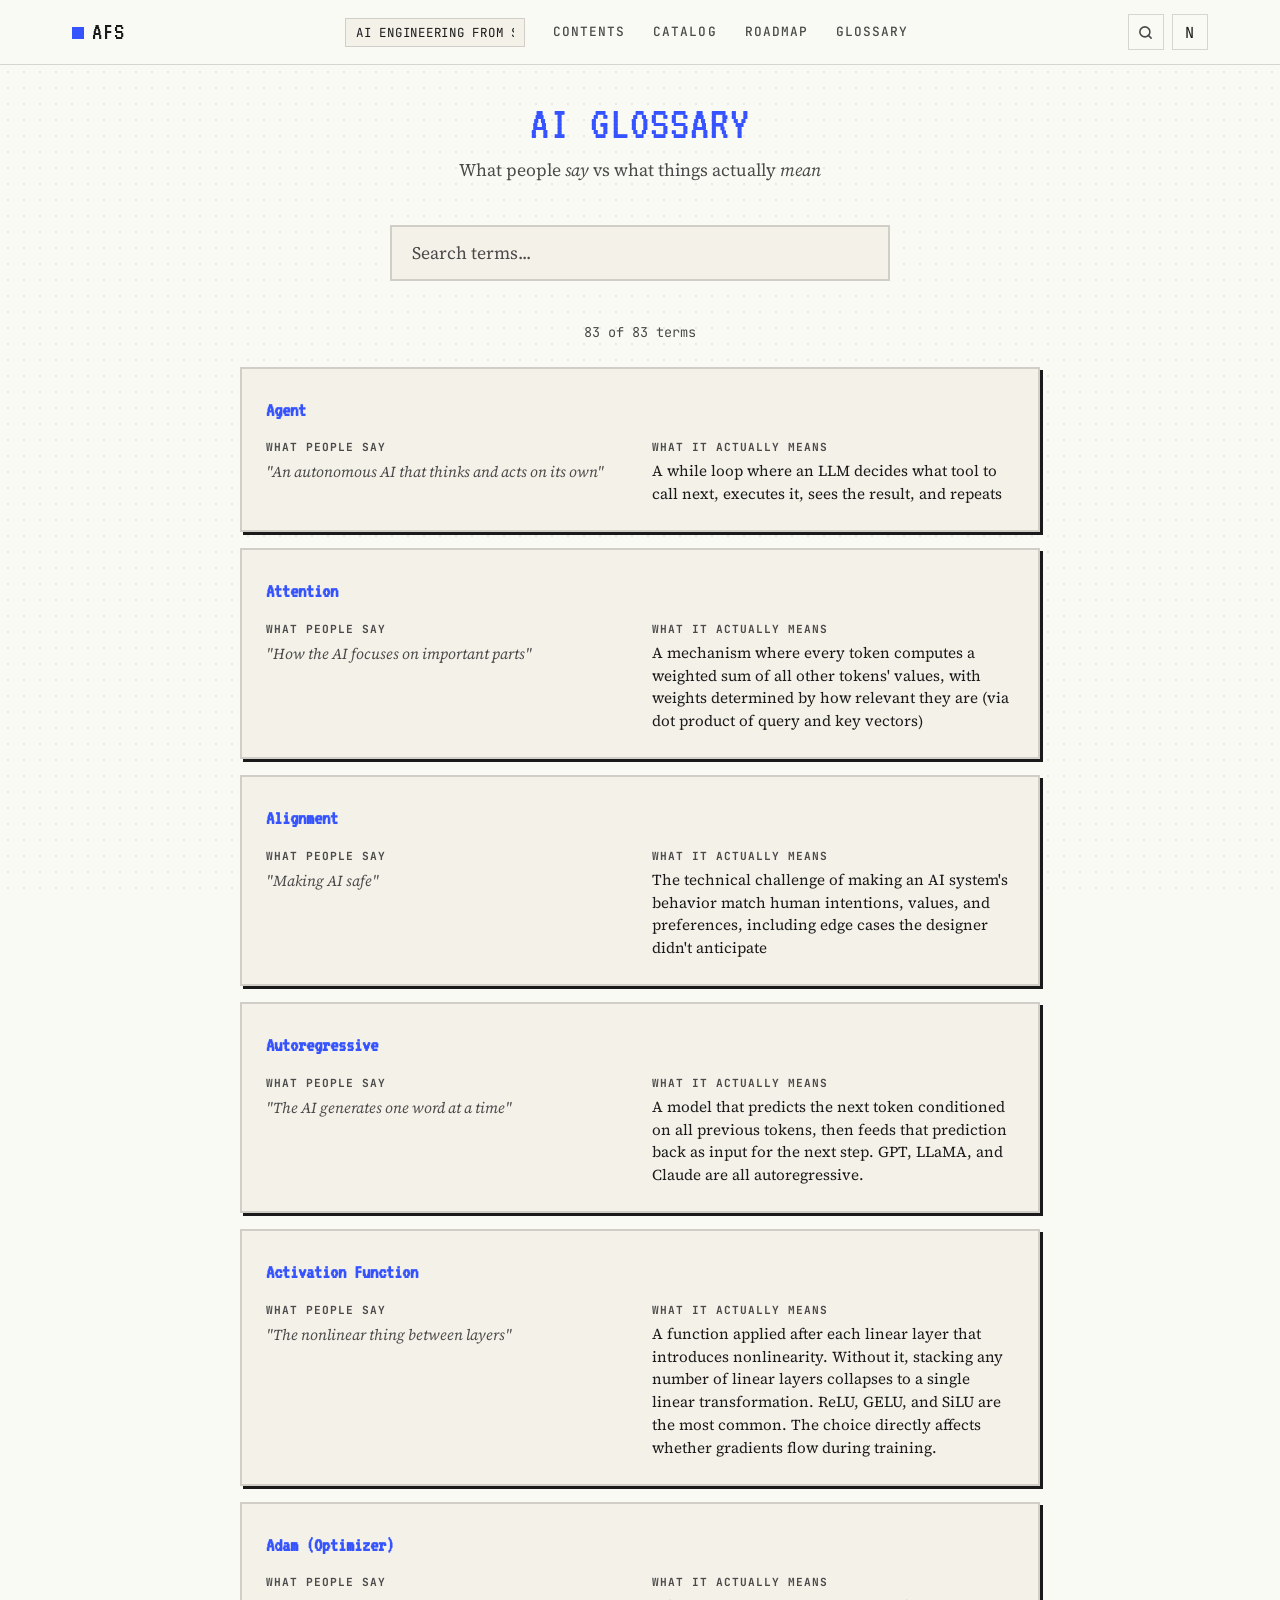
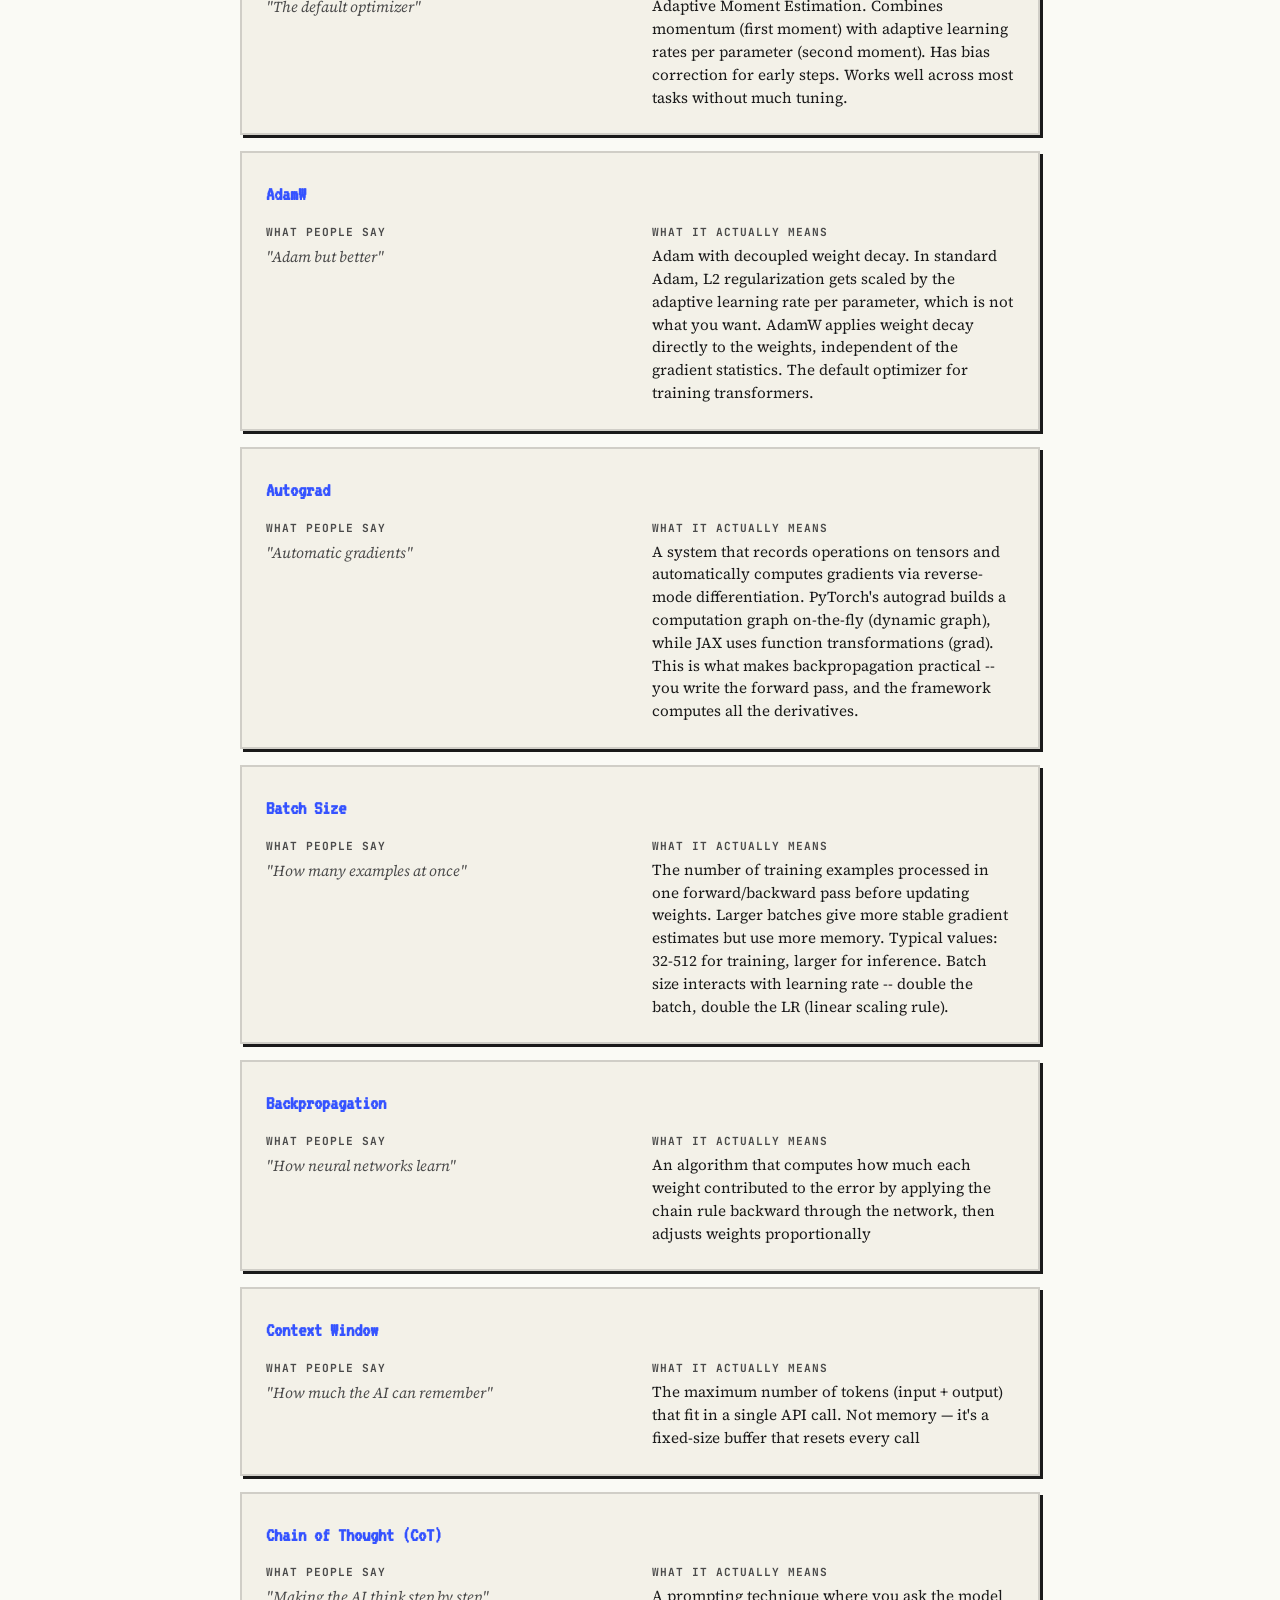
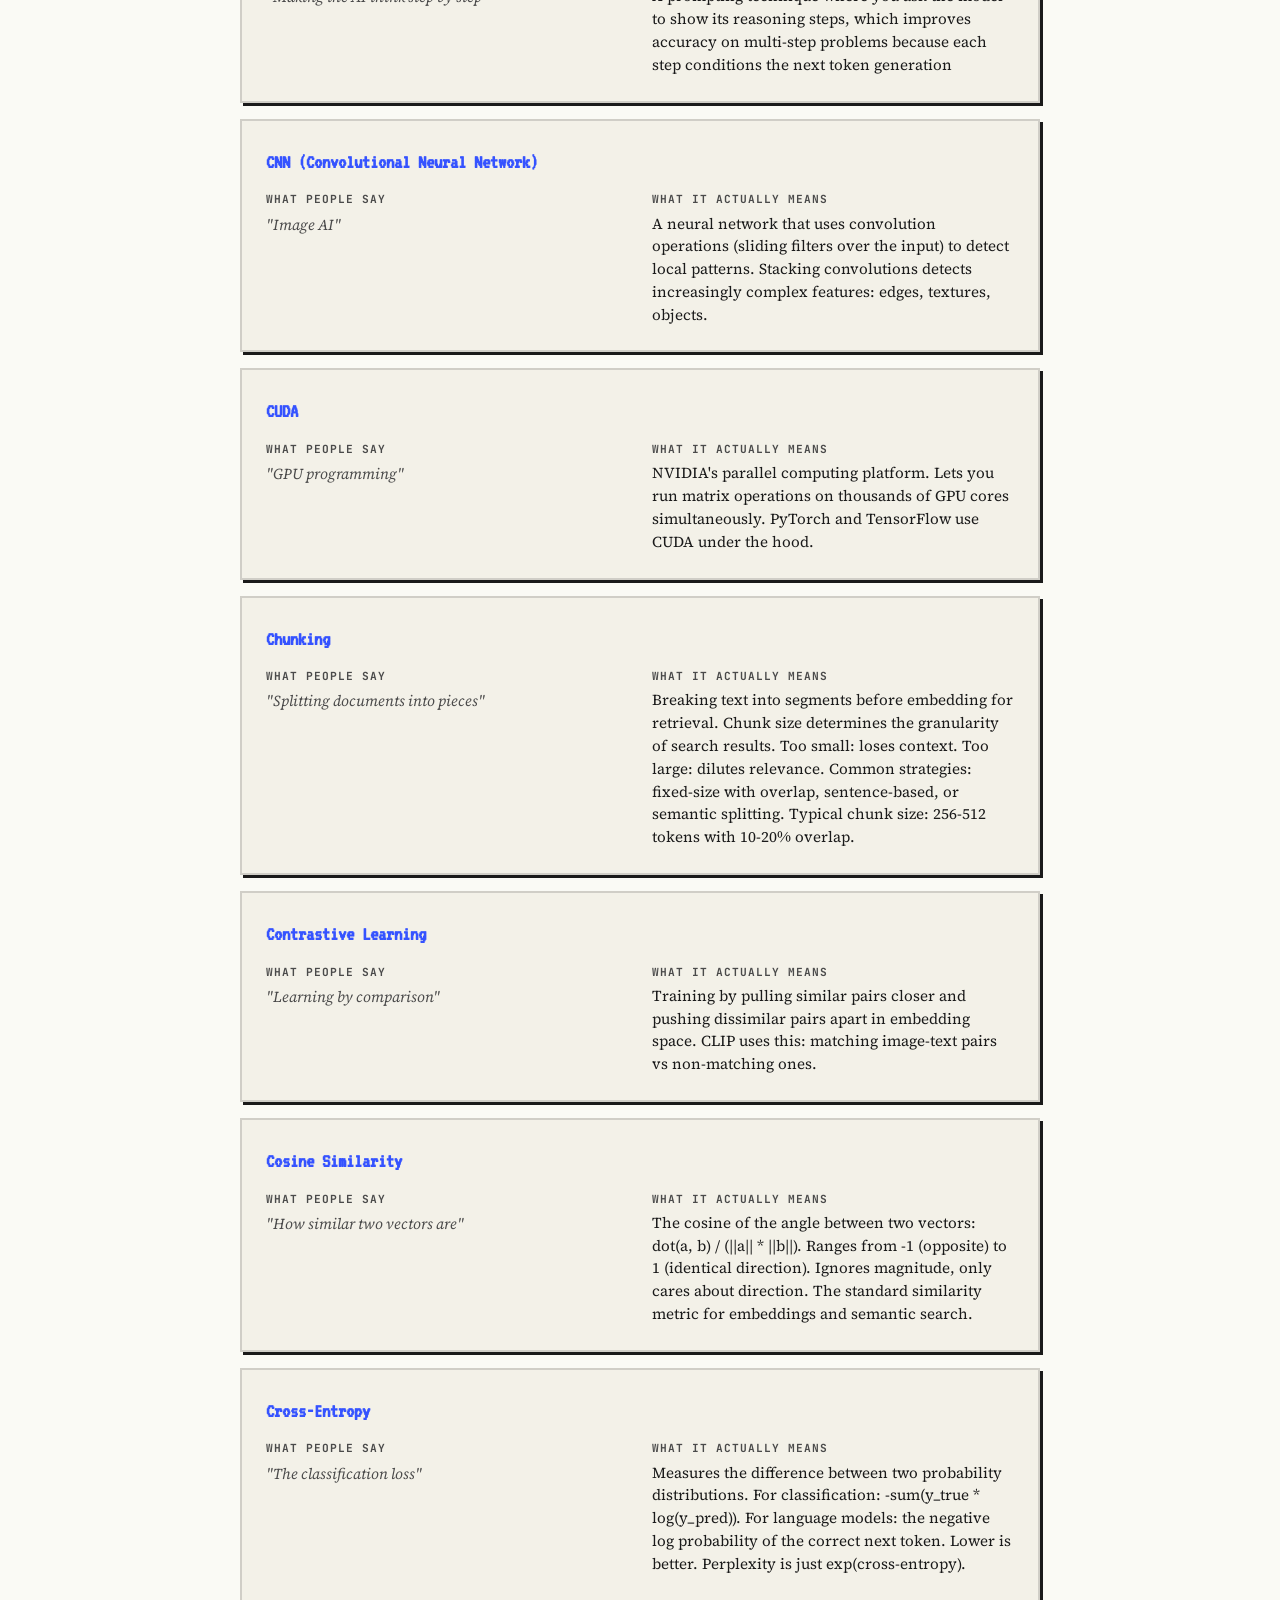
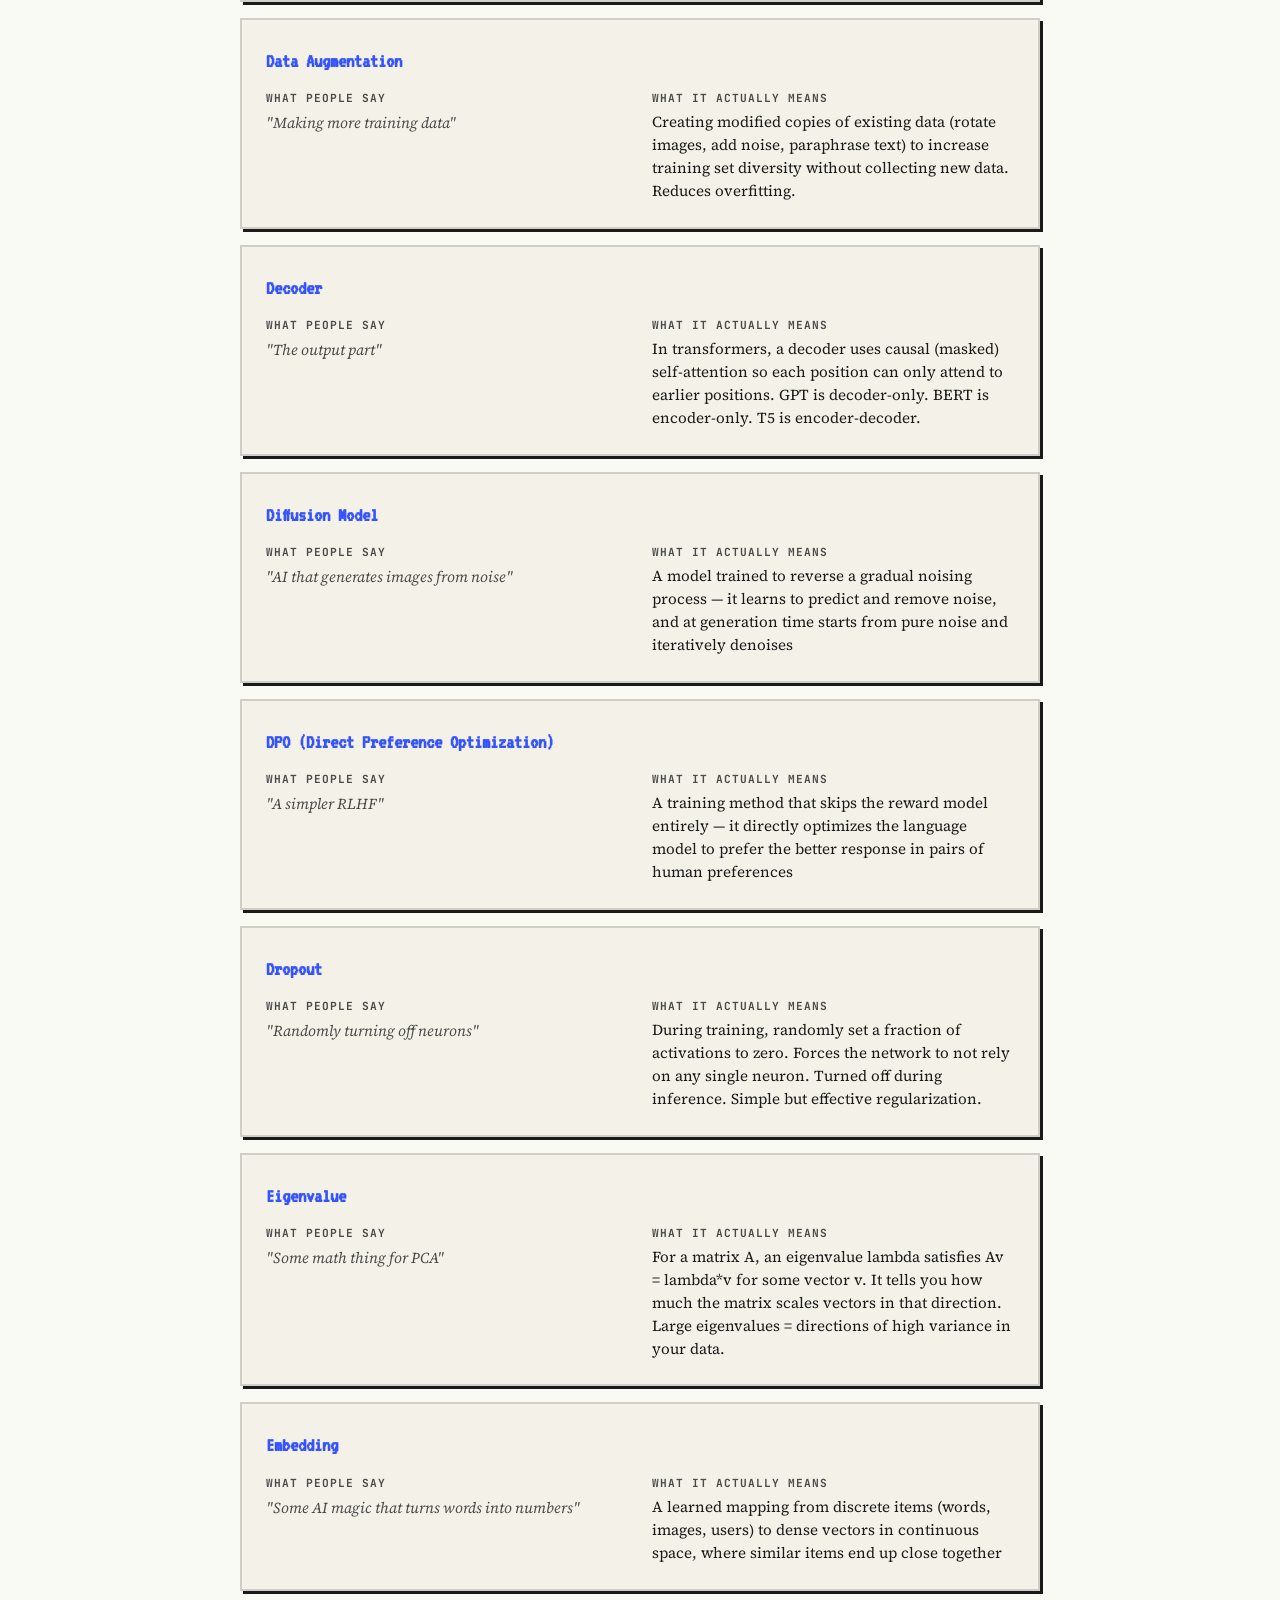
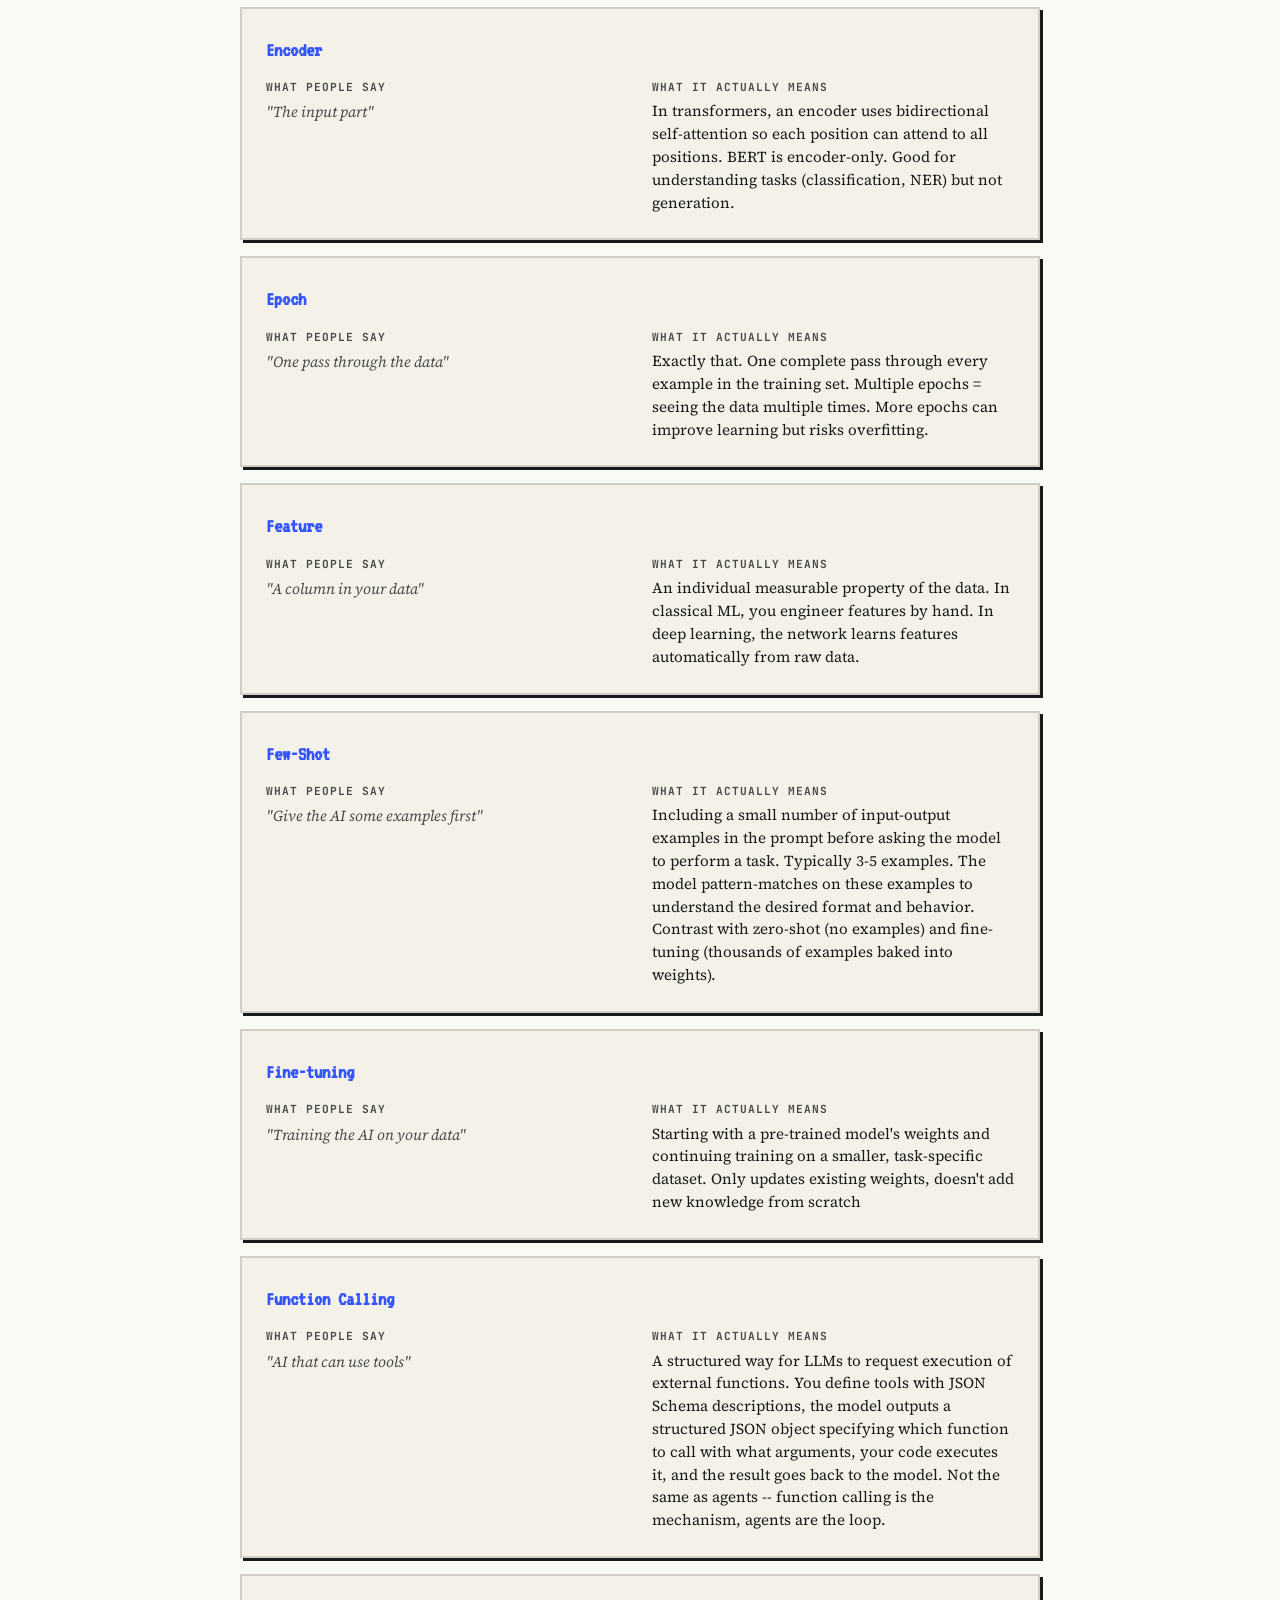
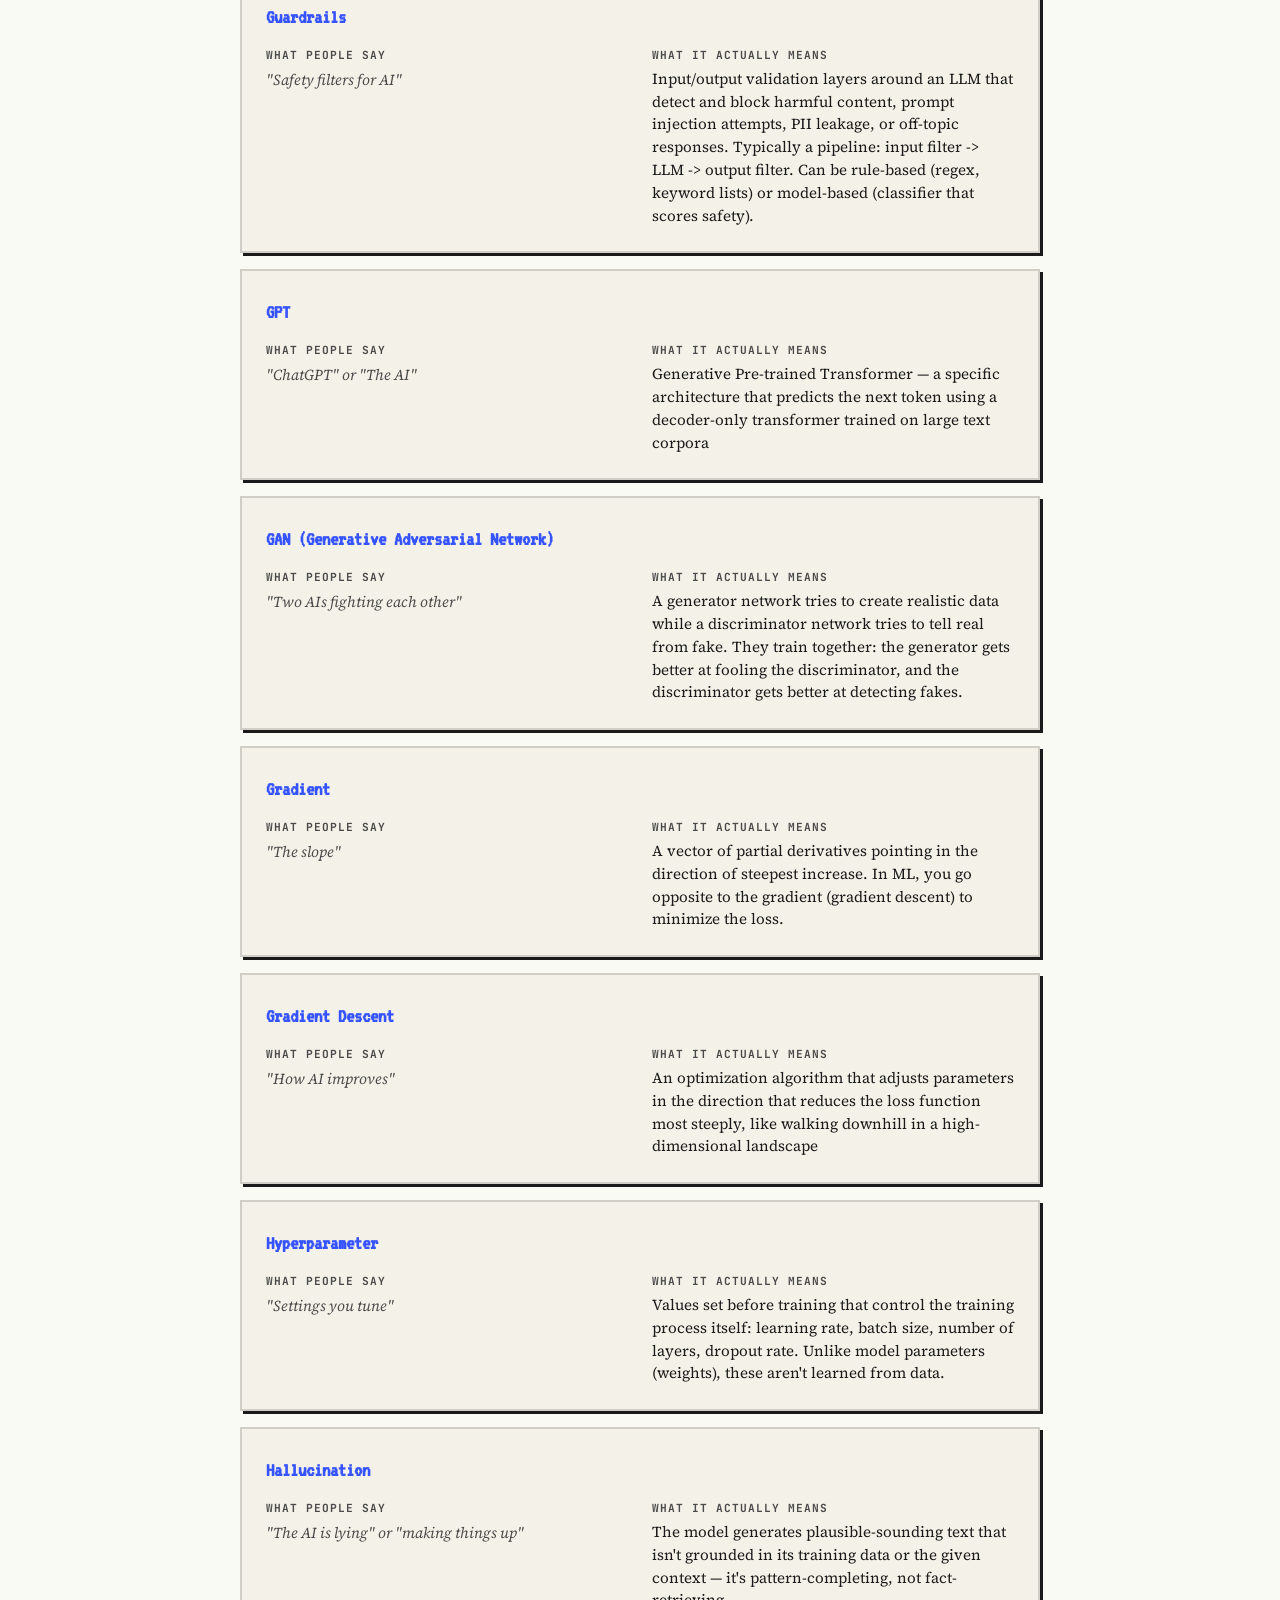
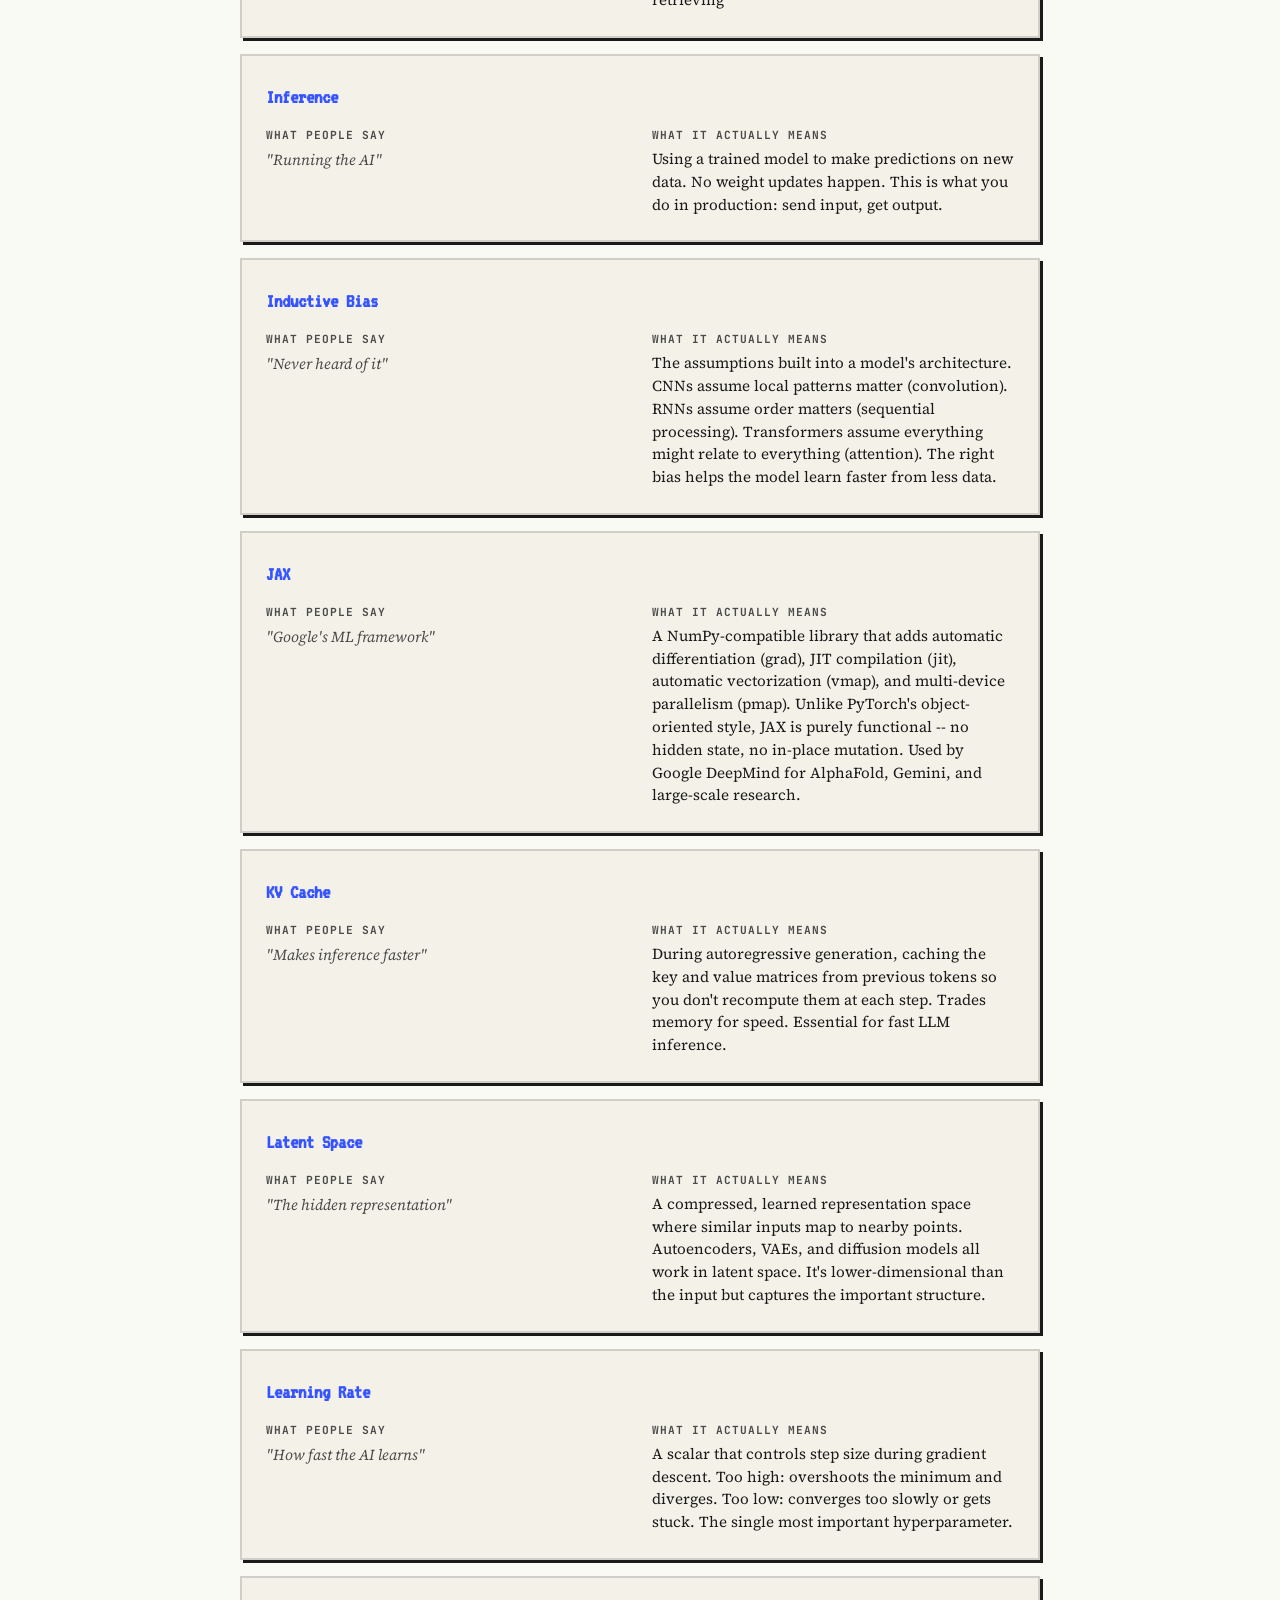
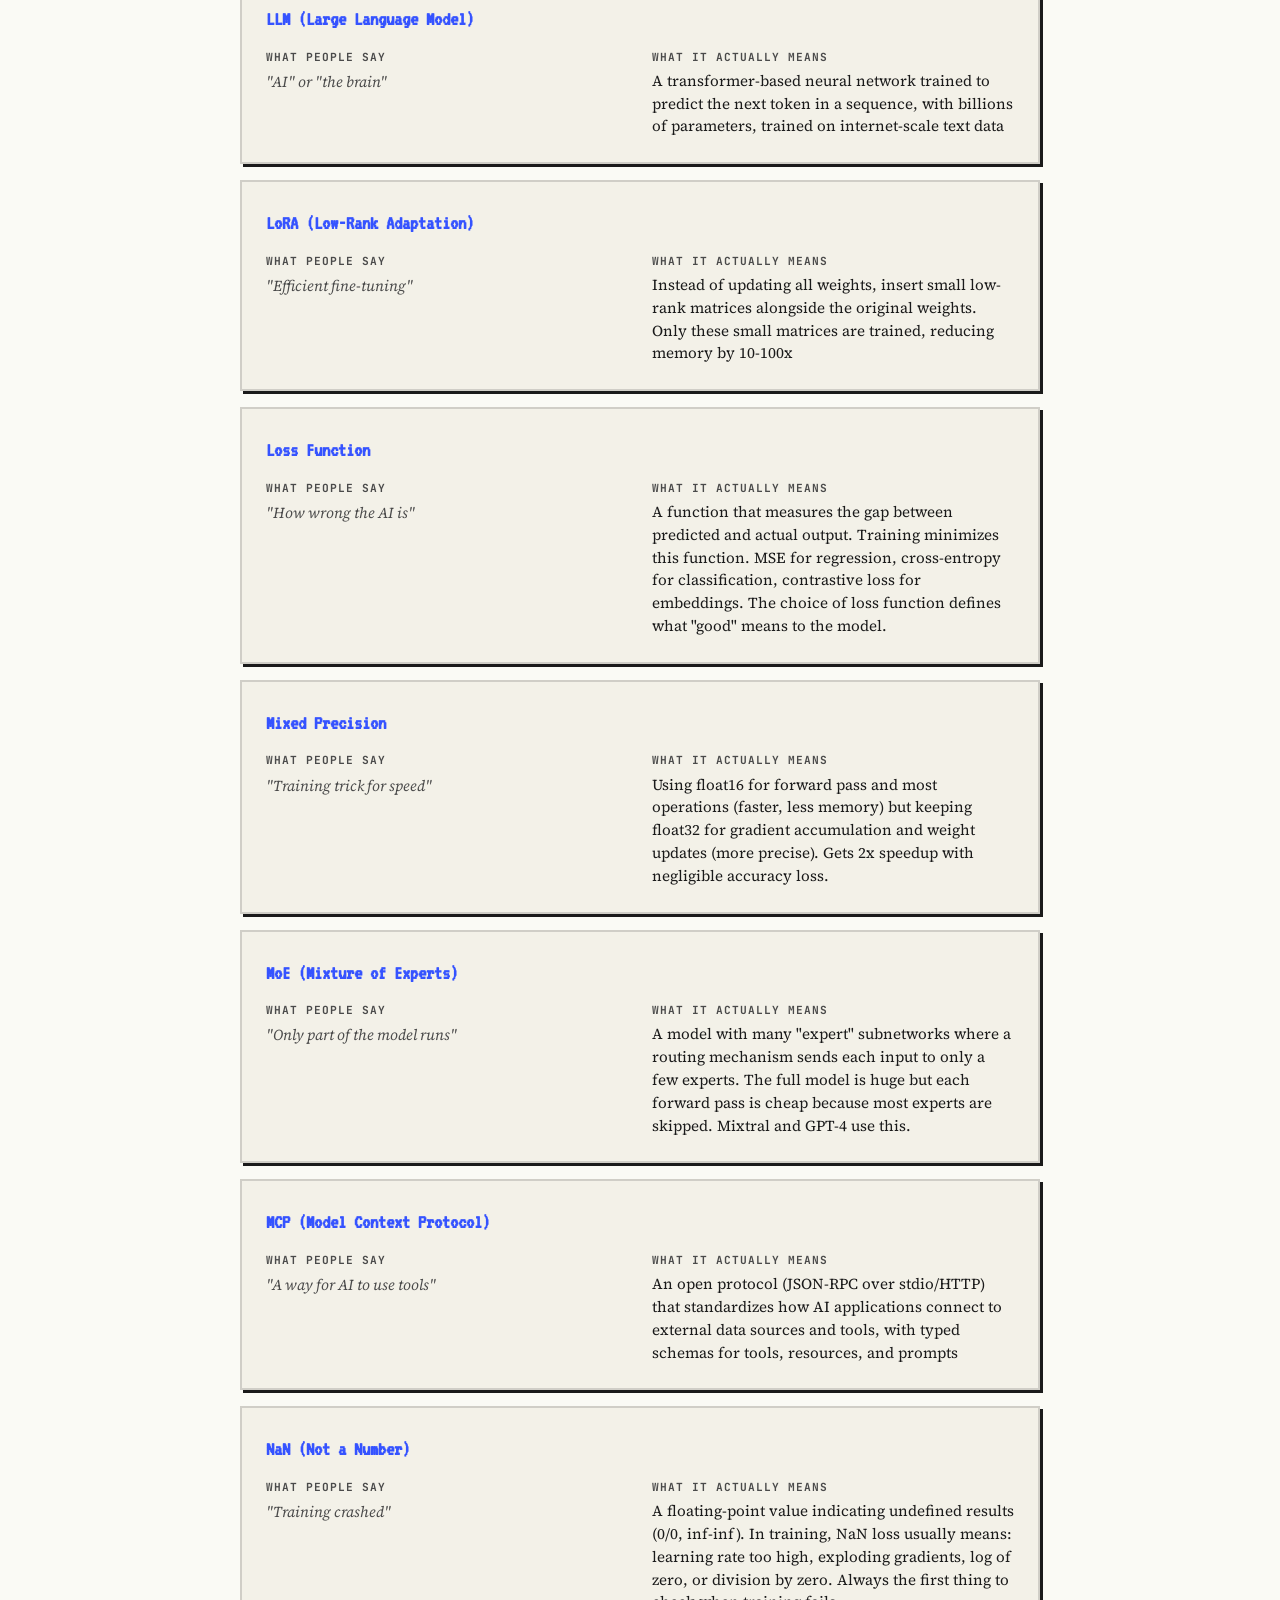
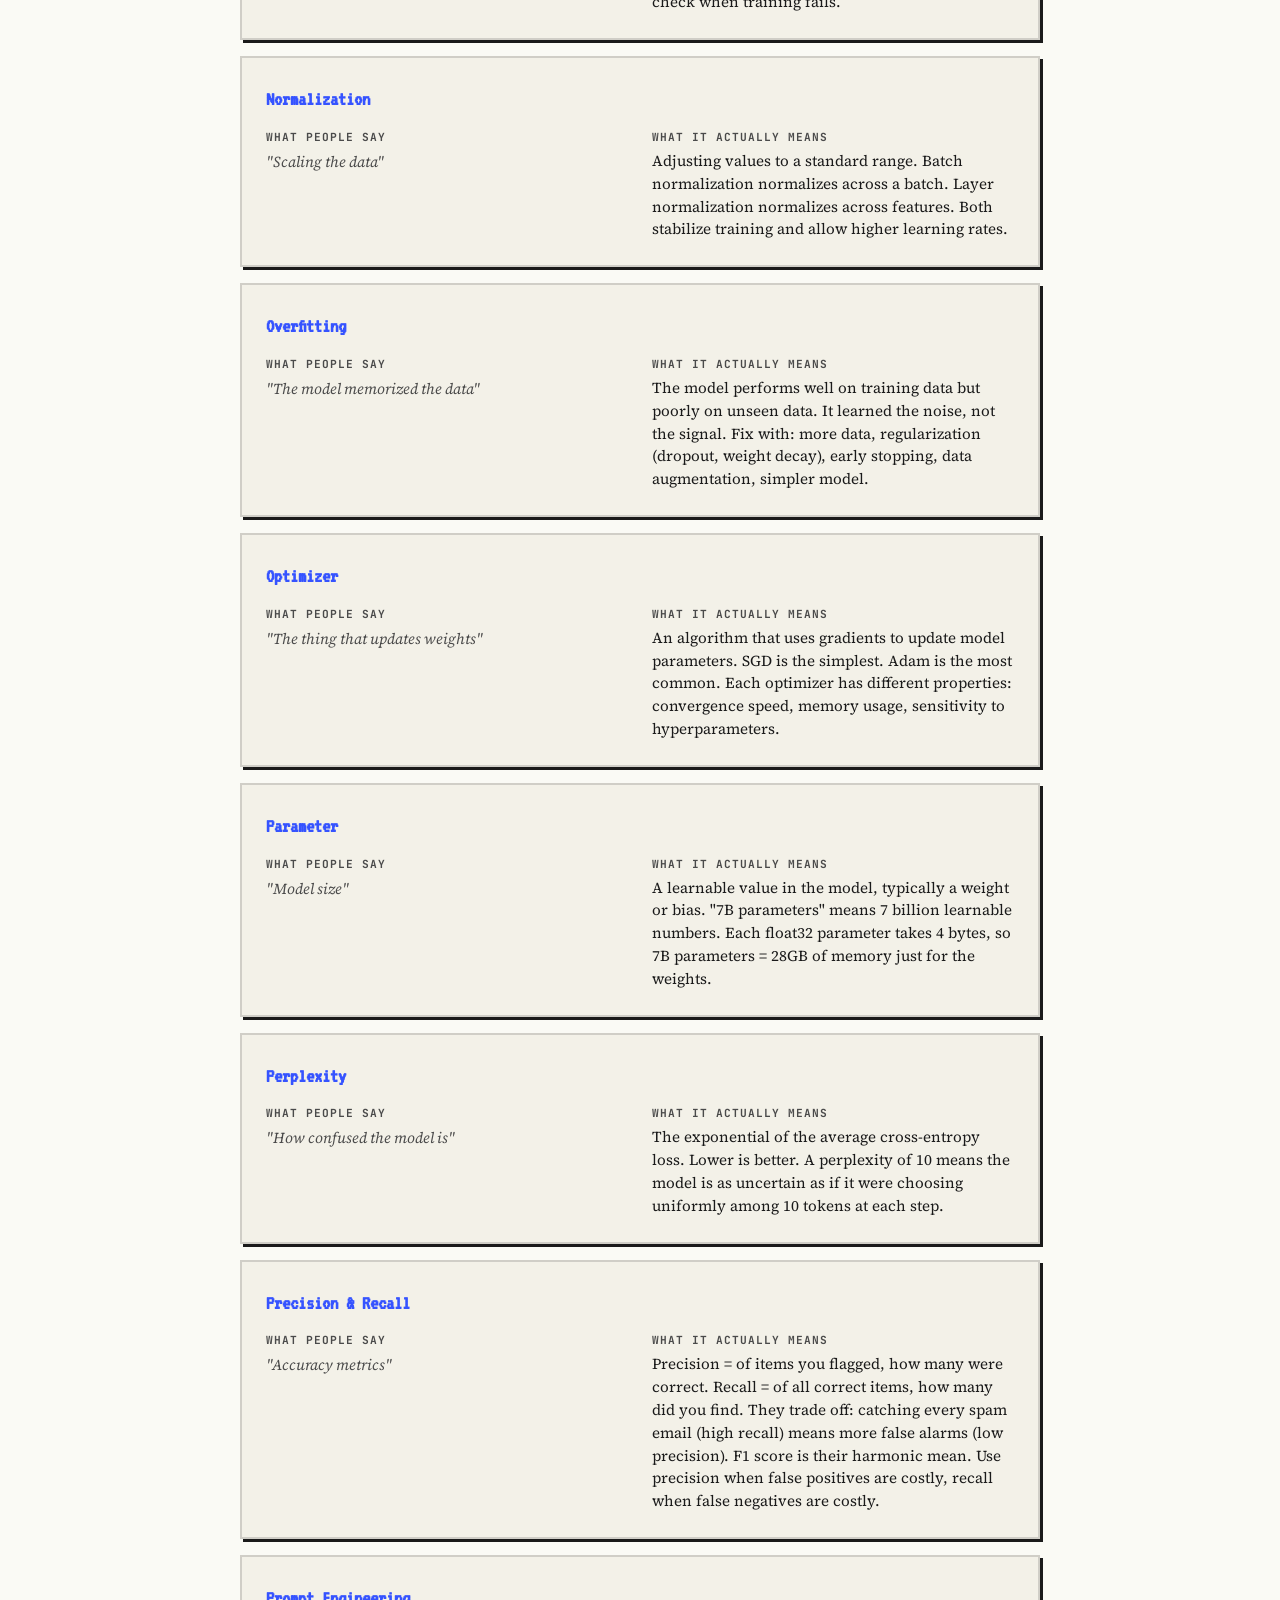
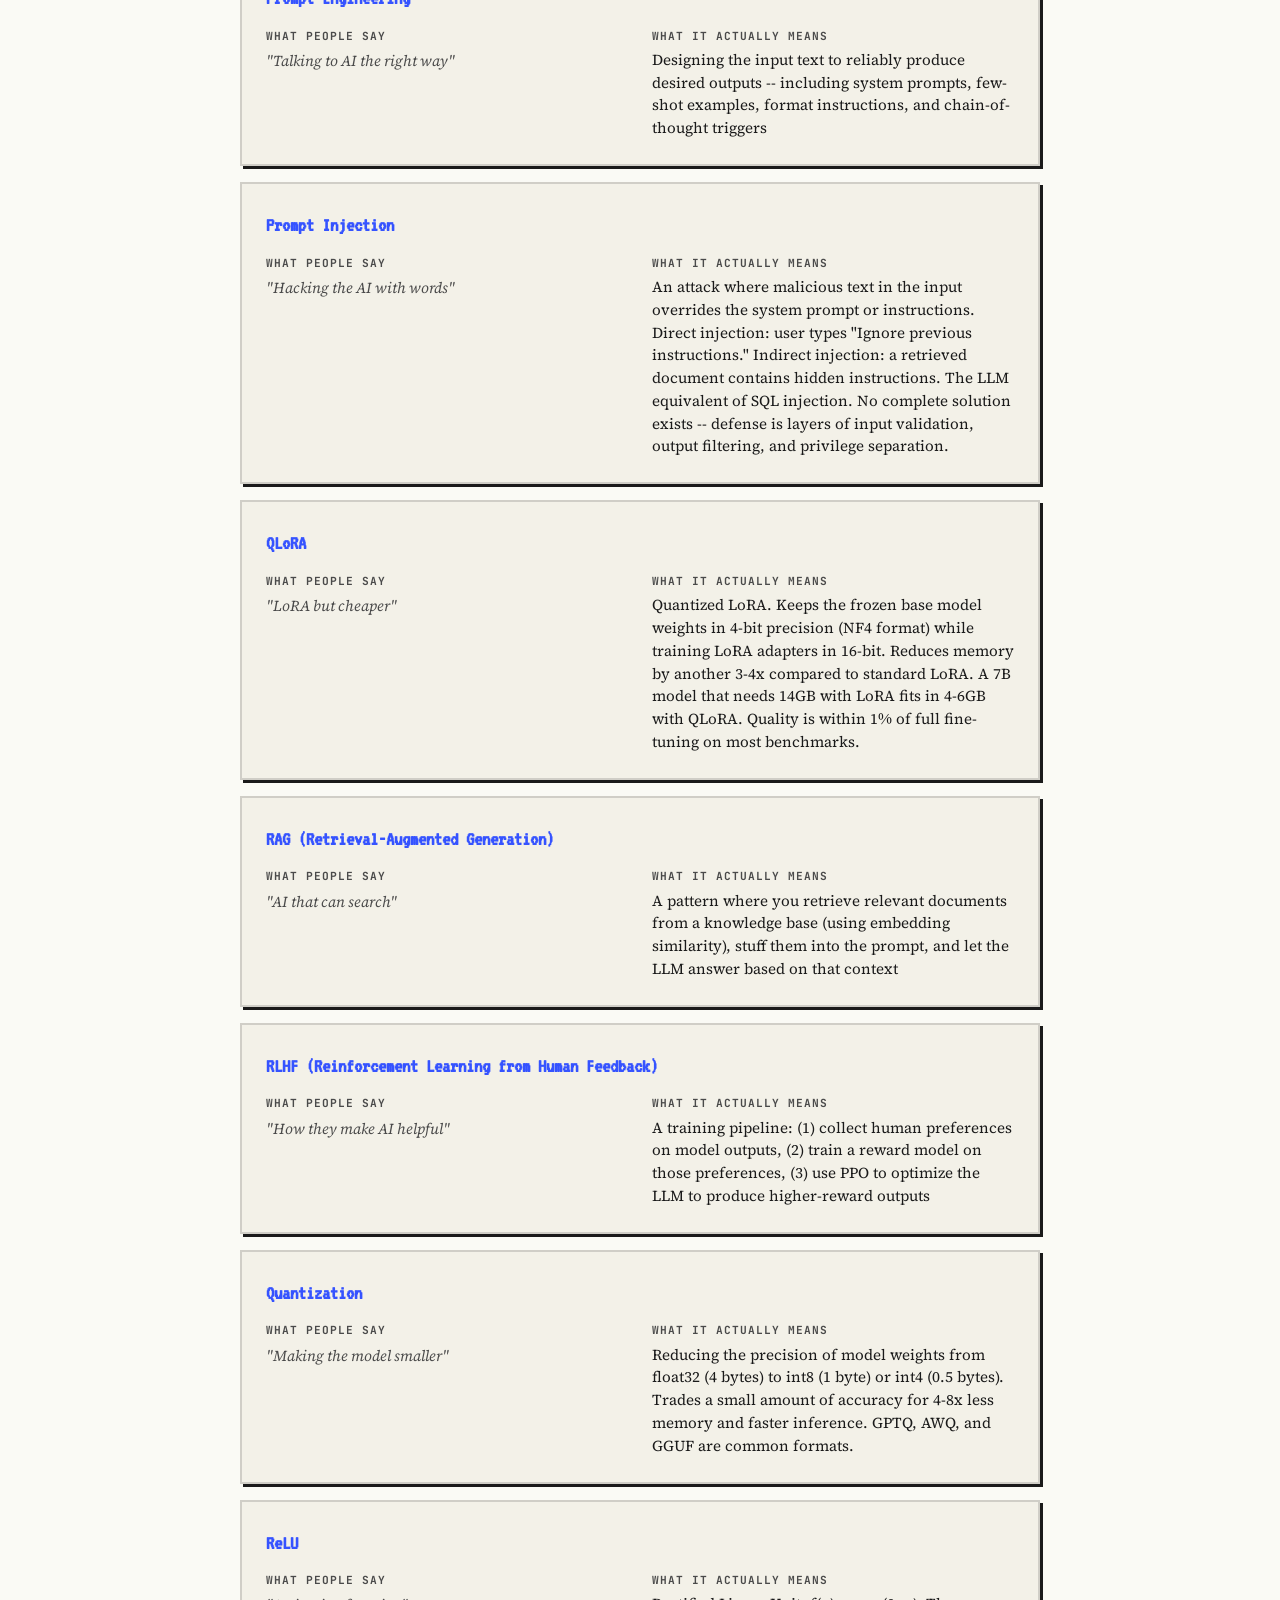
<file: site/glossary.html>
<!DOCTYPE html>
<html lang="en" data-theme="light">
<head>
  <meta charset="UTF-8">
  <meta name="viewport" content="width=device-width, initial-scale=1.0">
  <title>AI Glossary - AI Engineering from Scratch</title>
  <link rel="icon" href="data:image/svg+xml,<svg xmlns='http://www.w3.org/2000/svg' viewBox='0 0 32 32'><rect width='32' height='32' fill='%23fafaf5'/><rect x='2' y='2' width='28' height='28' fill='none' stroke='%233553ff' stroke-width='1.2'/><text x='6' y='22' font-size='14' font-family='monospace' fill='%233553ff'>AI</text></svg>">
  <meta name="description" content="AI glossary: what people say vs what things actually mean. Every term explained without hand-waving.">
  <meta property="og:title" content="Glossary · AI Engineering from Scratch">
  <meta property="og:description" content="What people say vs what things actually mean. Every AI term, defined without hand-waving.">
  <meta property="og:type" content="website">
  <meta name="twitter:card" content="summary_large_image">
  <meta name="twitter:title" content="Glossary · AI Engineering from Scratch">
  <meta name="twitter:description" content="What people say vs what things actually mean.">
  <link rel="preconnect" href="https://fonts.googleapis.com">
  <link rel="preconnect" href="https://fonts.gstatic.com" crossorigin>
  <link href="https://fonts.googleapis.com/css2?family=VT323&family=Source+Serif+4:ital,opsz,wght@0,8..60,400..700;1,8..60,400..700&family=JetBrains+Mono:wght@400;500;700&display=swap" rel="stylesheet">
  <link rel="stylesheet" href="style.css?v=20260525a">
  <style>
    .glossary-page {
      padding: 100px 0 80px;
      min-height: 100vh;
    }

    .glossary-header {
      text-align: center;
      margin-bottom: 40px;
    }

    .glossary-header h1 {
      font-size: clamp(2rem, 5vw, 3rem);
      margin-bottom: 8px;
    }

    .glossary-header p {
      color: var(--text-muted);
      font-size: 1.1rem;
    }

    .glossary-search-wrap {
      max-width: 500px;
      margin: 0 auto 40px;
      position: relative;
    }

    .glossary-search {
      width: 100%;
      font-family: var(--font-body);
      font-size: 1.1rem;
      padding: 14px 20px;
      background: var(--bg-surface);
      border: 2px solid var(--border);
      border-radius: 0;
      color: var(--text);
      outline: none;
      transition: border-color 0.2s;
    }

    .glossary-search::placeholder {
      color: var(--text-muted);
    }

    .glossary-search:focus {
      border-color: var(--accent);
    }

    .glossary-search:focus-visible {
      outline: 2px solid var(--blueprint);
      outline-offset: 2px;
    }

    .glossary-count {
      text-align: center;
      font-family: var(--font-mono);
      font-size: 0.85rem;
      color: var(--text-muted);
      margin-bottom: 24px;
    }

    .glossary-list {
      display: flex;
      flex-direction: column;
      gap: 16px;
      max-width: 800px;
      margin: 0 auto;
    }

    .glossary-card {
      background: var(--bg-surface);
      border: 2px solid var(--border);
      border-radius: 0;
      padding: 24px;
      box-shadow: var(--shadow-hard);
      transition: transform 0.2s, box-shadow 0.2s;
    }

    .glossary-card:hover {
      transform: translate(-2px, -2px);
      box-shadow: var(--shadow-hard-lg);
    }

    .glossary-term {
      font-family: var(--font-heading);
      font-weight: 700;
      font-size: 1.3rem;
      color: var(--accent);
      margin-bottom: 12px;
    }

    .glossary-row {
      display: flex;
      gap: 24px;
      flex-wrap: wrap;
    }

    .glossary-col {
      flex: 1;
      min-width: 200px;
    }

    .glossary-col-label {
      font-family: var(--font-mono);
      font-size: 0.7rem;
      font-weight: 700;
      text-transform: uppercase;
      letter-spacing: 1px;
      color: var(--text-muted);
      margin-bottom: 4px;
    }

    .glossary-col-says {
      color: var(--text-muted);
      font-size: 0.95rem;
      font-style: italic;
    }

    .glossary-col-means {
      color: var(--text);
      font-size: 0.95rem;
      line-height: 1.5;
    }

    .glossary-empty {
      text-align: center;
      padding: 48px 24px;
      color: var(--text-muted);
      font-size: 1.1rem;
    }

    @media (max-width: 768px) {
      .glossary-page {
        padding: 80px 0 48px;
      }

      .glossary-row {
        flex-direction: column;
        gap: 12px;
      }

      .glossary-card {
        padding: 18px 16px;
      }
    }
  </style>
</head>
<body>

  <a href="#main" class="skip-link">Skip to content</a>

  <header class="site-header">
    <div class="header-inner">
      <a href="index.html" class="logo">
        <span class="logo-icon" aria-hidden="true"></span> AFS
      </a>
      <nav class="header-nav">
        <a href="index.html#contents">Contents</a>
        <a href="catalog.html">Catalog</a>
        <a href="prereqs.html">Roadmap</a>
        <a href="glossary.html">Glossary</a>
      </nav>
      <div class="header-actions">
        <button class="search-toggle" type="button" data-cmd-palette
          aria-label="Search (⌘K)" title="Search (⌘K)">
          <svg width="15" height="15" viewBox="0 0 24 24" fill="none"
            stroke="currentColor" stroke-width="2.5"
            stroke-linecap="round" stroke-linejoin="round" aria-hidden="true">
            <circle cx="11" cy="11" r="8"/>
            <line x1="21" y1="21" x2="16.65" y2="16.65"/>
          </svg>
        </button>
        <button class="theme-toggle" id="themeToggle" aria-label="Toggle theme" type="button">
          <span class="theme-icon" id="themeIcon">N</span>
        </button>
      </div>
    </div>
  </header>

  <main class="glossary-page" id="main">
    <div class="container">
      <div class="glossary-header">
        <h1>AI Glossary</h1>
        <p>What people <em>say</em> vs what things actually <em>mean</em></p>
      </div>
      <div class="glossary-search-wrap">
        <input type="text" class="glossary-search" id="glossarySearch" placeholder="Search terms...">
      </div>
      <div class="glossary-count" id="glossaryCount"></div>
      <div class="glossary-list" id="glossaryList"></div>
    </div>
  </main>

  <footer class="site-footer">
    <div class="container footer-inner">
      <p>AI Engineering from Scratch · open source · free forever.</p>
      <div class="footer-links">
        <a href="index.html">Home</a>
        <a href="https://github.com/Linzo99/anything-from-scratch" target="_blank" rel="noopener">GitHub</a>
        <a href="catalog.html">Catalog</a>
              <a href="https://github.com/Linzo99/anything-from-scratch/issues/new/choose" target="_blank" rel="noopener">Report / Suggest</a>
      </div>
    </div>
  </footer>

  <script src="data.js?v=20260525b"></script>
  <script src="course.js?v=20260525b"></script>
  <script src="progress.js?v=20260525b"></script>
  <script src="header.js?v=20260525b" defer></script>
  <script src="cmdpalette.js?v=20260525b" defer></script>
  <script>
    (function () {
      var root = document.documentElement;
      var stored = localStorage.getItem('theme');
      if (stored) {
        root.setAttribute('data-theme', stored);
      } else if (window.matchMedia && window.matchMedia('(prefers-color-scheme: dark)').matches) {
        root.setAttribute('data-theme', 'dark');
      } else {
        root.setAttribute('data-theme', 'light');
      }

      function updateIcon() {
        var icon = document.getElementById('themeIcon');
        if (!icon) return;
        icon.textContent = root.getAttribute('data-theme') === 'light' ? 'N' : 'D';
      }

      updateIcon();

      document.addEventListener('DOMContentLoaded', function () {
        updateIcon();

        var btn = document.getElementById('themeToggle');
        if (btn) {
          btn.addEventListener('click', function () {
            var next = root.getAttribute('data-theme') === 'light' ? 'dark' : 'light';
            root.setAttribute('data-theme', next);
            localStorage.setItem('theme', next);
            updateIcon();
          });
        }

        var searchInput = document.getElementById('glossarySearch');
        var listEl = document.getElementById('glossaryList');
        var countEl = document.getElementById('glossaryCount');

        function escapeHtml(str) {
          var div = document.createElement('div');
          div.textContent = str;
          return div.innerHTML;
        }

        function renderGlossary(filter) {
          var terms = GLOSSARY;
          if (filter) {
            var q = filter.toLowerCase();
            terms = terms.filter(function (t) {
              return t.term.toLowerCase().indexOf(q) !== -1 ||
                t.says.toLowerCase().indexOf(q) !== -1 ||
                t.means.toLowerCase().indexOf(q) !== -1;
            });
          }

          countEl.textContent = terms.length + ' of ' + GLOSSARY.length + ' terms';

          if (terms.length === 0) {
            listEl.innerHTML = '<div class="glossary-empty">No terms match your search.</div>';
            return;
          }

          var html = '';
          for (var i = 0; i < terms.length; i++) {
            var t = terms[i];
            html += '<div class="glossary-card">';
            html += '<div class="glossary-term">' + escapeHtml(t.term) + '</div>';
            html += '<div class="glossary-row">';
            html += '<div class="glossary-col">';
            html += '<div class="glossary-col-label">What people say</div>';
            html += '<div class="glossary-col-says">"' + escapeHtml(t.says) + '"</div>';
            html += '</div>';
            html += '<div class="glossary-col">';
            html += '<div class="glossary-col-label">What it actually means</div>';
            html += '<div class="glossary-col-means">' + escapeHtml(t.means) + '</div>';
            html += '</div>';
            html += '</div>';
            html += '</div>';
          }
          listEl.innerHTML = html;
        }

        // Support ?q= deep-links from the command palette and external sources.
        // Pre-populate the search box and filter to the matching term so the
        // user lands directly on the definition rather than the full list.
        var urlQ = '';
        try { urlQ = new URLSearchParams(window.location.search).get('q') || ''; } catch (_) {}
        if (urlQ && searchInput) {
          searchInput.value = urlQ;
        }

        renderGlossary(urlQ);

        if (searchInput) {
          searchInput.addEventListener('input', function () {
            renderGlossary(searchInput.value.trim());
          });
        }
      });
    })();
  </script>
<script defer src="https://va.vercel-scripts.com/v1/script.js"></script>
</body>
</html>
</file>
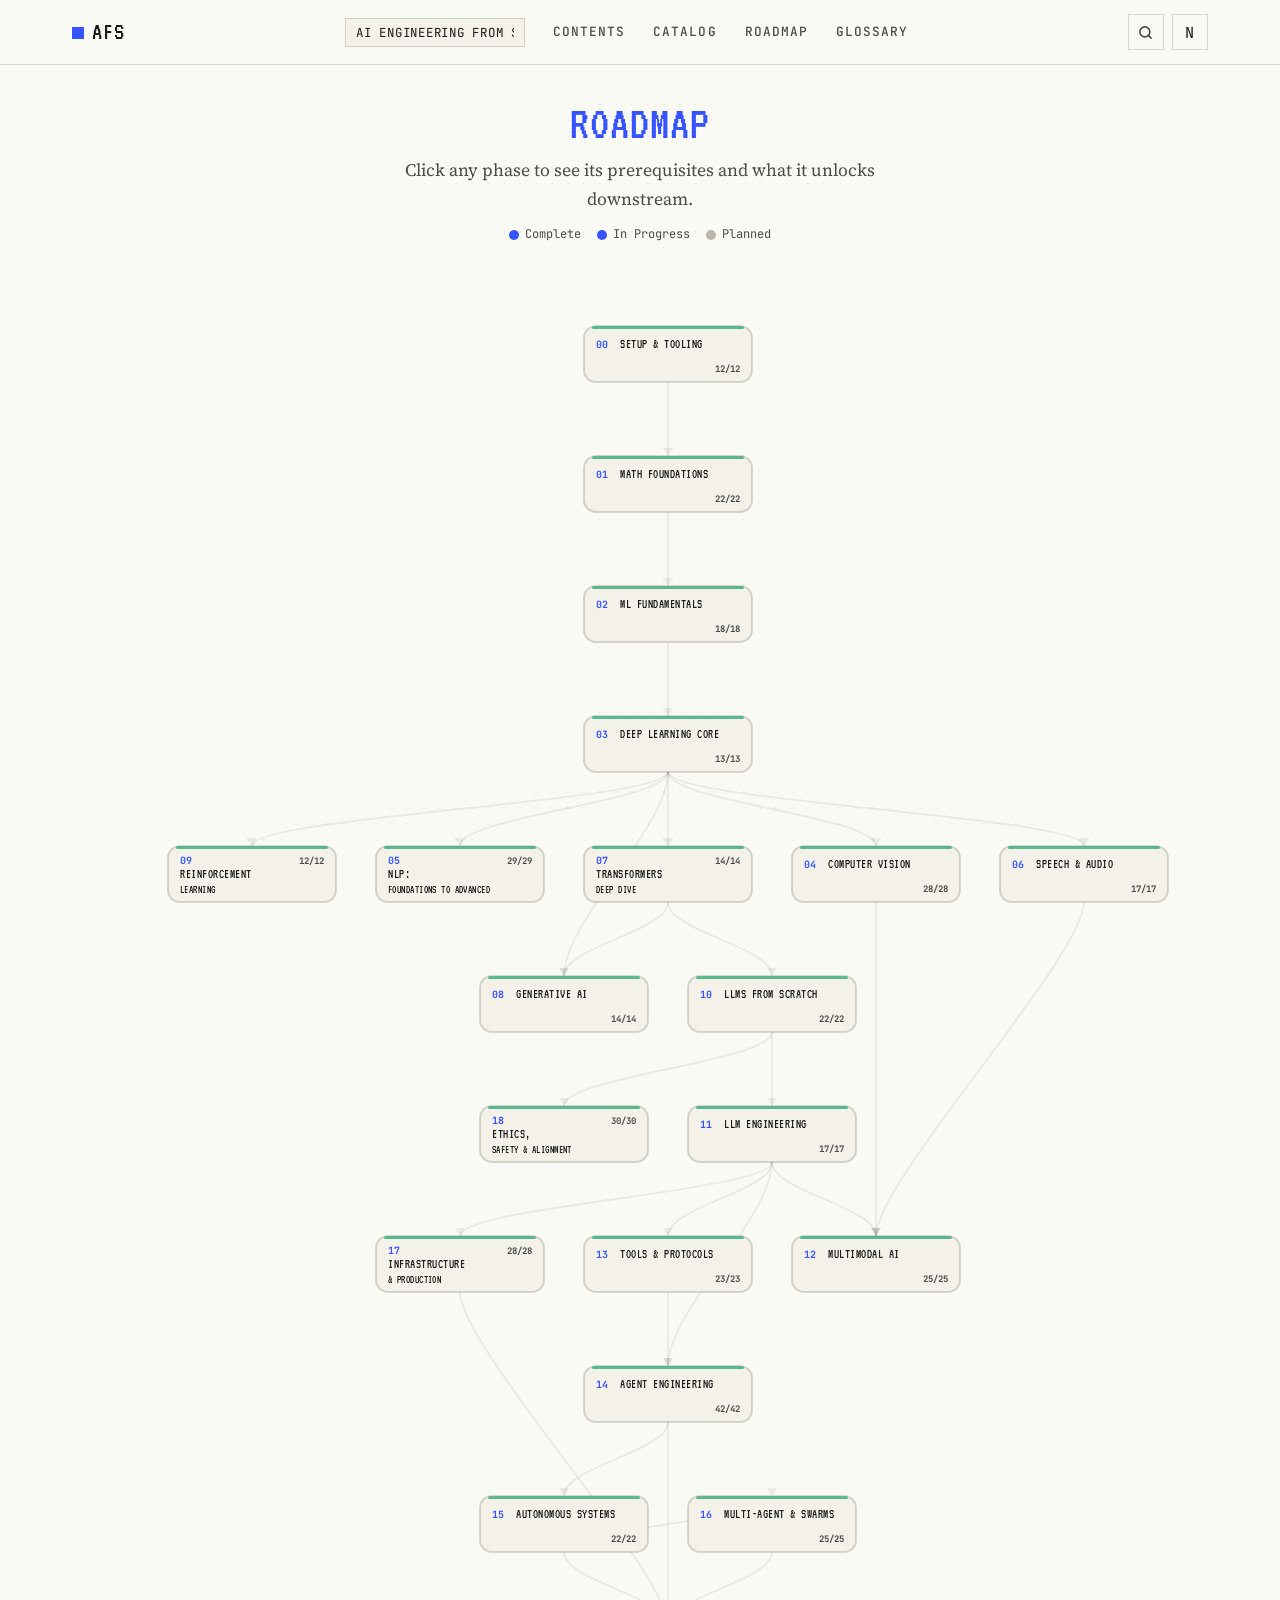
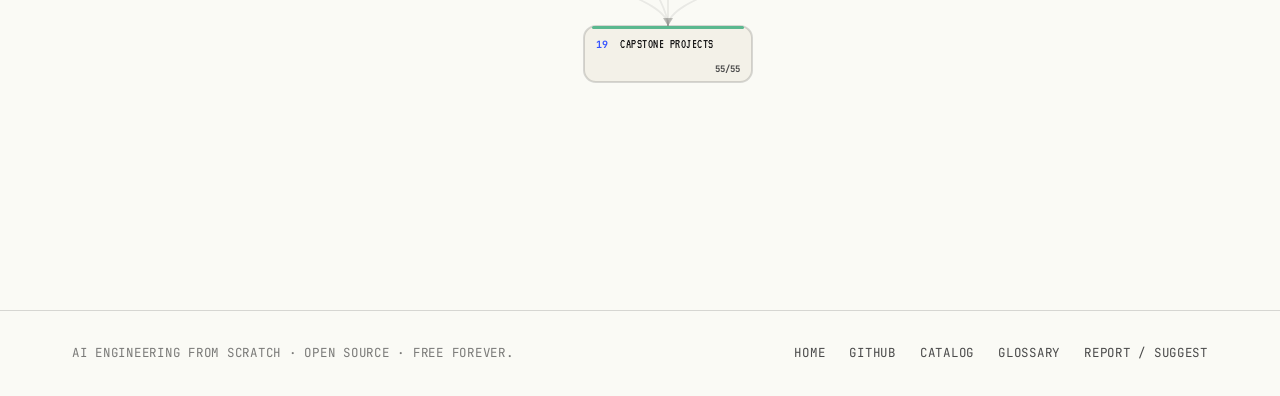
<file: site/prereqs.html>
<!DOCTYPE html>
<html lang="en" data-theme="light">
<head>
  <meta charset="UTF-8">
  <meta name="viewport" content="width=device-width, initial-scale=1.0">
  <title>Roadmap - AI Engineering from Scratch</title>
  <link rel="icon" href="data:image/svg+xml,<svg xmlns='http://www.w3.org/2000/svg' viewBox='0 0 32 32'><rect width='32' height='32' fill='%23fafaf5'/><rect x='2' y='2' width='28' height='28' fill='none' stroke='%233553ff' stroke-width='1.2'/><text x='6' y='22' font-size='14' font-family='monospace' fill='%233553ff'>AI</text></svg>">
  <meta name="description" content="Interactive prerequisite map for 435 AI engineering lessons. See which phases depend on which, and plan your learning path.">
  <meta property="og:title" content="Roadmap · AI Engineering from Scratch">
  <meta property="og:description" content="Interactive prerequisite map. See what each phase depends on and what it unlocks downstream.">
  <meta property="og:type" content="website">
  <meta name="twitter:card" content="summary_large_image">
  <meta name="twitter:title" content="Roadmap · AI Engineering from Scratch">
  <meta name="twitter:description" content="Interactive prerequisite map across 20 phases.">
  <link rel="preconnect" href="https://fonts.googleapis.com">
  <link rel="preconnect" href="https://fonts.gstatic.com" crossorigin>
  <link href="https://fonts.googleapis.com/css2?family=VT323&family=Source+Serif+4:ital,opsz,wght@0,8..60,400..700;1,8..60,400..700&family=JetBrains+Mono:wght@400;500;700&display=swap" rel="stylesheet">
  <link rel="stylesheet" href="style.css?v=20260525a">
  <style>
    /* ===================================================
       Learning Path — Page Styles
    =================================================== */

    .prereqs-page {
      padding: 100px 0 80px;
      min-height: 100vh;
    }

    .prereqs-header {
      text-align: center;
      margin-bottom: 12px;
    }

    .prereqs-header h1 {
      font-size: clamp(2rem, 5vw, 3rem);
      margin-bottom: 8px;
    }

    .prereqs-header p {
      color: var(--text-muted);
      font-size: 1.1rem;
      max-width: 520px;
      margin: 0 auto;
    }

    /* --- Controls bar --- */
    .prereqs-controls {
      display: flex;
      justify-content: center;
      align-items: center;
      gap: 24px;
      flex-wrap: wrap;
      margin-bottom: 24px;
    }

    .prereqs-legend {
      display: flex;
      gap: 16px;
      align-items: center;
      flex-wrap: wrap;
      justify-content: center;
    }

    .legend-item {
      display: flex;
      align-items: center;
      gap: 6px;
      font-family: var(--font-mono);
      font-size: 0.75rem;
      color: var(--text-muted);
    }

    .legend-dot {
      width: 10px;
      height: 10px;
      border-radius: 50%;
      flex-shrink: 0;
    }

    .legend-dot.complete    { background: var(--complete); }
    .legend-dot.in-progress { background: var(--accent); }
    .legend-dot.planned     { background: var(--planned); }

    .reset-btn {
      font-family: var(--font-mono);
      font-size: 0.75rem;
      padding: 6px 14px;
      background: var(--bg-surface);
      border: 2px solid var(--border);
      border-radius: 0;
      color: var(--text-muted);
      cursor: pointer;
      transition: border-color 0.2s, color 0.2s;
      display: none;
    }

    .reset-btn.visible { display: inline-block; }

    .reset-btn:hover {
      border-color: var(--accent);
      color: var(--accent);
    }

    /* --- Graph container --- */
    .graph-wrap {
      overflow-x: auto;
      overflow-y: visible;
      -webkit-overflow-scrolling: touch;
      padding: 8px 0 24px;
      margin: 0 -24px;
      position: relative;
    }

    .graph-scroll-hint {
      display: none;
      text-align: center;
      font-family: var(--font-mono);
      font-size: 0.7rem;
      color: var(--text-muted);
      margin-bottom: 8px;
      opacity: 0.7;
    }

    .graph-container {
      position: relative;
      margin: 0 auto;
    }

    .graph-svg { display: block; }

    /* --- SVG Node styles --- */
    .node-group { cursor: pointer; }

    .node-rect {
      fill: var(--bg-surface);
      stroke: var(--border);
      stroke-width: 2;
      rx: 12;
      transition: fill 0.25s, stroke 0.25s, filter 0.25s;
    }

    .node-group:hover .node-rect {
      fill: var(--bg-surface-hover);
      stroke: var(--accent);
    }

    .node-group.selected .node-rect {
      stroke: var(--accent);
      stroke-width: 3;
      filter: drop-shadow(0 0 12px rgba(255, 107, 107, 0.4));
    }

    .node-group.ancestor .node-rect {
      stroke: var(--accent);
      stroke-width: 2.5;
      filter: drop-shadow(0 0 6px rgba(255, 107, 107, 0.25));
    }

    .node-group.descendant .node-rect {
      stroke: var(--complete);
      stroke-width: 2.5;
      filter: drop-shadow(0 0 6px rgba(90, 184, 143, 0.25));
    }

    .node-group.dimmed .node-rect,
    .node-group.dimmed .node-id,
    .node-group.dimmed .node-name,
    .node-group.dimmed .node-status-bar {
      opacity: 0.25;
    }

    .node-status-bar { transition: opacity 0.25s; }

    .node-id {
      font-family: 'JetBrains Mono', monospace;
      font-size: 10px;
      font-weight: 700;
      fill: var(--accent);
      transition: opacity 0.25s;
    }

    .node-name {
      font-family: var(--font-display);
      font-size: 13px;
      font-weight: 400;
      fill: var(--ink);
      text-transform: uppercase;
      letter-spacing: 0.04em;
      transition: opacity 0.25s;
    }

    /* --- SVG Edge styles --- */
    .edge-path {
      fill: none;
      stroke: var(--border);
      stroke-width: 1.8;
      opacity: 0.45;
      transition: stroke 0.3s, opacity 0.3s, stroke-width 0.3s;
    }

    .edge-path.ancestor-edge   { stroke: var(--accent);   opacity: 0.9; stroke-width: 2.5; }
    .edge-path.descendant-edge { stroke: var(--complete);  opacity: 0.7; stroke-width: 2.2; }
    .edge-path.dimmed-edge     { opacity: 0.08; }

    .edge-arrow {
      fill: var(--border);
      opacity: 0.45;
      transition: fill 0.3s, opacity 0.3s;
    }

    .edge-arrow.ancestor-edge   { fill: var(--accent);   opacity: 0.9; }
    .edge-arrow.descendant-edge { fill: var(--complete);  opacity: 0.7; }
    .edge-arrow.dimmed-edge     { opacity: 0.08; }

    /* --- Detail panel --- */
    .detail-panel {
      max-width: 700px;
      margin: 0 auto;
      background: var(--bg-surface);
      border: 2px solid var(--border);
      border-radius: 0;
      padding: 28px 24px;
      box-shadow: var(--shadow-hard);
      display: none;
      animation: panelSlideIn 0.35s ease;
    }

    .detail-panel.open { display: block; }

    @keyframes panelSlideIn {
      from { opacity: 0; transform: translateY(16px); }
      to   { opacity: 1; transform: translateY(0); }
    }

    .detail-top {
      display: flex;
      align-items: center;
      gap: 12px;
      margin-bottom: 12px;
      flex-wrap: wrap;
    }

    .detail-phase-num {
      font-family: var(--font-mono);
      font-size: 0.8rem;
      font-weight: 700;
      color: var(--accent);
    }

    .detail-title {
      font-family: var(--font-heading);
      font-size: 1.5rem;
      font-weight: 700;
      color: var(--text);
    }

    .detail-status {
      font-family: var(--font-mono);
      font-size: 0.65rem;
      font-weight: 700;
      text-transform: uppercase;
      letter-spacing: 1px;
      padding: 3px 10px;
      border-radius: 0;
    }

    .detail-status.complete    { background: rgba(90, 184, 143, 0.15); color: var(--complete); border: 1px solid var(--complete); }
    .detail-status.in-progress { background: rgba(255, 107, 107, 0.15); color: var(--accent);   border: 1px solid var(--accent); }
    .detail-status.planned     { background: rgba(128, 112, 96, 0.15);  color: var(--planned);  border: 1px solid var(--planned); }

    .detail-desc {
      color: var(--text-muted);
      font-size: 1rem;
      margin-bottom: 16px;
    }

    .detail-stats {
      font-family: var(--font-mono);
      font-size: 0.8rem;
      color: var(--text-muted);
      margin-bottom: 20px;
    }

    .detail-stats strong { color: var(--text); }

    .detail-sections {
      display: grid;
      grid-template-columns: 1fr 1fr;
      gap: 20px;
    }

    .detail-section-title {
      font-family: var(--font-heading);
      font-size: 1rem;
      font-weight: 700;
      color: var(--text);
      margin-bottom: 8px;
    }

    .detail-section-title .title-icon { margin-right: 4px; }

    .detail-prereq-list,
    .detail-unlock-list {
      list-style: none;
      padding: 0;
      display: flex;
      flex-direction: column;
      gap: 6px;
    }

    .detail-prereq-list li,
    .detail-unlock-list li {
      font-family: var(--font-body);
      font-size: 0.9rem;
      color: var(--text-muted);
      padding: 6px 10px;
      background: var(--bg);
      border: 1px solid var(--border);
      border-radius: 8px;
      cursor: pointer;
      transition: border-color 0.2s, color 0.2s;
    }

    .detail-prereq-list li:hover,
    .detail-unlock-list li:hover {
      border-color: var(--accent);
      color: var(--text);
    }

    .detail-prereq-list li .li-num,
    .detail-unlock-list li .li-num {
      font-family: var(--font-mono);
      font-size: 0.7rem;
      font-weight: 700;
      color: var(--accent);
      margin-right: 6px;
    }

    .detail-empty {
      font-family: var(--font-mono);
      font-size: 0.8rem;
      color: var(--text-muted);
      font-style: italic;
    }

    .detail-actions {
      margin-top: 20px;
      display: flex;
      gap: 10px;
      flex-wrap: wrap;
    }

    .detail-link {
      font-family: var(--font-mono);
      font-size: 0.75rem;
      padding: 6px 14px;
      border: 2px solid var(--border);
      border-radius: 0;
      color: var(--text-muted);
      text-decoration: none;
      transition: border-color 0.2s, color 0.2s, transform 0.2s;
    }

    .detail-link:hover {
      border-color: var(--accent);
      color: var(--accent);
      transform: translate(-1px, -1px);
    }

    .detail-link-read {
      background: var(--accent);
      color: #fff;
      border-color: var(--accent);
      font-weight: 700;
    }

    .detail-link-read:hover {
      background: var(--accent-hover);
      color: #fff;
      border-color: var(--accent-hover);
    }

    /* --- Responsive --- */
    @media (max-width: 768px) {
      .prereqs-page        { padding: 80px 0 48px; }
      .graph-scroll-hint   { display: block; }
      .detail-sections     { grid-template-columns: 1fr; gap: 14px; }
      .detail-panel        { padding: 20px 16px; }
    }
  </style>
</head>
<body>

  <a href="#main" class="skip-link">Skip to content</a>

  <header class="site-header">
    <div class="header-inner">
      <a href="index.html" class="logo">
        <span class="logo-icon" aria-hidden="true"></span> AFS
      </a>
      <nav class="header-nav">
        <a href="index.html#contents">Contents</a>
        <a href="catalog.html">Catalog</a>
        <a href="prereqs.html">Roadmap</a>
        <a href="glossary.html">Glossary</a>
      </nav>
      <div class="header-actions">
        <button class="search-toggle" type="button" data-cmd-palette
          aria-label="Search (⌘K)" title="Search (⌘K)">
          <svg width="15" height="15" viewBox="0 0 24 24" fill="none"
            stroke="currentColor" stroke-width="2.5"
            stroke-linecap="round" stroke-linejoin="round" aria-hidden="true">
            <circle cx="11" cy="11" r="8"/>
            <line x1="21" y1="21" x2="16.65" y2="16.65"/>
          </svg>
        </button>
        <button class="theme-toggle" id="themeToggle" aria-label="Toggle theme">
          <span class="theme-icon" id="themeIcon">N</span>
        </button>
      </div>
    </div>
  </header>

  <main class="prereqs-page" id="main">
    <div class="container">
      <div class="prereqs-header">
        <h1>Roadmap</h1>
        <p>Click any phase to see its prerequisites and what it unlocks downstream.</p>
      </div>

      <div class="prereqs-controls">
        <div class="prereqs-legend">
          <div class="legend-item"><span class="legend-dot complete"></span> Complete</div>
          <div class="legend-item"><span class="legend-dot in-progress"></span> In Progress</div>
          <div class="legend-item"><span class="legend-dot planned"></span> Planned</div>
        </div>
        <button class="reset-btn" id="resetBtn">&#10005; Clear selection</button>
      </div>

      <div class="graph-scroll-hint">&#8596; Scroll to explore the full graph</div>

      <div class="graph-wrap">
        <div class="graph-container" id="graphContainer">
          <svg class="graph-svg" id="graphSvg"></svg>
        </div>
      </div>

      <div class="detail-panel" id="detailPanel"></div>
    </div>
  </main>

  <footer class="site-footer">
    <div class="container footer-inner">
      <p>AI Engineering from Scratch · open source · free forever.</p>
      <div class="footer-links">
        <a href="index.html">Home</a>
        <a href="https://github.com/Linzo99/anything-from-scratch" target="_blank" rel="noopener">GitHub</a>
        <a href="catalog.html">Catalog</a>
        <a href="glossary.html">Glossary</a>
              <a href="https://github.com/Linzo99/anything-from-scratch/issues/new/choose" target="_blank" rel="noopener">Report / Suggest</a>
      </div>
    </div>
  </footer>

  <script src="data.js?v=20260525b"></script>
  <script src="course.js?v=20260525b"></script>
  <script src="progress.js?v=20260525b"></script>
  <script src="header.js?v=20260525b" defer></script>
  <script src="cmdpalette.js?v=20260525b" defer></script>
  <script>
  (function () {
    /* ===================================================
       Theme Toggle — matches site-wide pattern
    =================================================== */
    var root   = document.documentElement;
    var stored = localStorage.getItem('theme');
    if (stored) {
      root.setAttribute('data-theme', stored);
    } else if (window.matchMedia && window.matchMedia('(prefers-color-scheme: dark)').matches) {
      root.setAttribute('data-theme', 'dark');
    } else {
      root.setAttribute('data-theme', 'light');
    }

    function updateIcon() {
      var icon = document.getElementById('themeIcon');
      if (!icon) return;
      icon.textContent = root.getAttribute('data-theme') === 'light' ? 'N' : 'D';
    }

    updateIcon();

    document.addEventListener('DOMContentLoaded', function () {
      updateIcon();
      var btn = document.getElementById('themeToggle');
      if (btn) {
        btn.addEventListener('click', function () {
          var next = root.getAttribute('data-theme') === 'light' ? 'dark' : 'light';
          root.setAttribute('data-theme', next);
          localStorage.setItem('theme', next);
          updateIcon();
        });
      }
      buildGraph();
    });

    /* ===================================================
       Prerequisite data.

       To add a new phase, add its id and prerequisite
       list here. Any phase present in PHASES (data.js)
       but missing from this map will automatically
       appear as a standalone node at the bottom of the
       graph — no manual positioning needed.
    =================================================== */
    /* ===================================================
       Prerequisite data — loaded from the active course.
       Each course's data.json defines its own prereqs and
       tierOrder so the roadmap is always correct for the
       currently selected course.
    =================================================== */
    var PREREQS    = (ACTIVE_COURSE && ACTIVE_COURSE.prereqs)    || {};
    var TIER_ORDER = (ACTIVE_COURSE && ACTIVE_COURSE.tierOrder)  || [];

    /* ===================================================
       Layout constants
    =================================================== */
    var NODE_W   = 168;
    var NODE_H   = 56;
    var TIER_GAP = 130;
    var COL_GAP  = 40;
    var PAD_X    = 100;
    var PAD_Y    = 50;

    /* ===================================================
       Build lookups from PHASES (data.js)
    =================================================== */
    var PHASE_MAP   = {};
    var allPhaseIds = {};
    for (var i = 0; i < PHASES.length; i++) {
      PHASE_MAP[PHASES[i].id] = PHASES[i];
      allPhaseIds[PHASES[i].id] = true;
    }

    /* Ensure every phase in PHASES has a PREREQS entry */
    for (var pid in allPhaseIds) {
      if (!(pid in PREREQS)) PREREQS[pid] = [];
    }

    /* Build reverse map: parent → children */
    var CHILDREN = {};
    for (var pid in PREREQS) CHILDREN[pid] = [];
    for (var pid in PREREQS) {
      for (var i = 0; i < PREREQS[pid].length; i++) {
        var parent = PREREQS[pid][i];
        if (!CHILDREN[parent]) CHILDREN[parent] = [];
        CHILDREN[parent].push(parseInt(pid));
      }
    }

    /* ===================================================
       Auto-compute node positions from TIER_ORDER
    =================================================== */
    var POSITIONS = {};

    /* Collect phase IDs not yet in any tier */
    var tieredIds = {};
    for (var t = 0; t < TIER_ORDER.length; t++) {
      for (var n = 0; n < TIER_ORDER[t].length; n++) {
        tieredIds[TIER_ORDER[t][n]] = true;
      }
    }
    var extraTier = [];
    for (var pid in allPhaseIds) {
      if (!tieredIds[pid]) extraTier.push(parseInt(pid));
    }
    if (extraTier.length) {
      extraTier.sort(function (a, b) { return a - b; });
      TIER_ORDER.push(extraTier);
    }

    /* Determine SVG dimensions from widest tier */
    var maxPerTier = 1;
    for (var t = 0; t < TIER_ORDER.length; t++) {
      if (TIER_ORDER[t].length > maxPerTier) maxPerTier = TIER_ORDER[t].length;
    }
    var SVG_W = Math.max(960, maxPerTier * (NODE_W + COL_GAP) + PAD_X * 2);
    var SVG_H = TIER_ORDER.length * TIER_GAP + PAD_Y * 2;

    /* Place nodes — centred within each tier */
    for (var t = 0; t < TIER_ORDER.length; t++) {
      var tier  = TIER_ORDER[t];
      var count = tier.length;
      var totalW = count * NODE_W + (count - 1) * COL_GAP;
      var startX = (SVG_W - totalW) / 2 + NODE_W / 2;
      var y      = PAD_Y + t * TIER_GAP + NODE_H / 2;

      for (var n = 0; n < count; n++) {
        POSITIONS[tier[n]] = { x: startX + n * (NODE_W + COL_GAP), y: y };
      }
    }

    /* ===================================================
       Graph traversal helpers
    =================================================== */
    function getAncestors(id) {
      var result = {};
      var queue  = PREREQS[id] ? PREREQS[id].slice() : [];
      while (queue.length) {
        var p = queue.shift();
        if (result[p]) continue;
        result[p] = true;
        if (PREREQS[p]) {
          for (var i = 0; i < PREREQS[p].length; i++) queue.push(PREREQS[p][i]);
        }
      }
      return result;
    }

    function getDescendants(id) {
      var result = {};
      var queue  = CHILDREN[id] ? CHILDREN[id].slice() : [];
      while (queue.length) {
        var c = queue.shift();
        if (result[c]) continue;
        result[c] = true;
        if (CHILDREN[c]) {
          for (var i = 0; i < CHILDREN[c].length; i++) queue.push(CHILDREN[c][i]);
        }
      }
      return result;
    }

    /* ===================================================
       SVG utility functions
    =================================================== */
    function svgEl(tag, attrs) {
      var el = document.createElementNS('http://www.w3.org/2000/svg', tag);
      if (attrs) { for (var k in attrs) el.setAttribute(k, attrs[k]); }
      return el;
    }

    function escapeHtml(str) {
      var div = document.createElement('div');
      div.textContent = str;
      return div.innerHTML;
    }

    /** Split a phase name into 1 or 2 lines for SVG text */
    function splitName(name) {
      if (name.length <= 20) return [name];
      var mid = Math.ceil(name.length / 2);
      var idx = name.lastIndexOf(' ', mid);
      if (idx < 4) idx = name.indexOf(' ', mid);
      if (idx === -1) return [name.substring(0, 20) + '\u2026'];
      return [name.substring(0, idx), name.substring(idx + 1)];
    }

    /** Cubic bezier edge between two nodes */
    function edgePath(fromId, toId) {
      var fp = POSITIONS[fromId], tp = POSITIONS[toId];
      if (!fp || !tp) return '';
      var x1 = fp.x, y1 = fp.y + NODE_H / 2;
      var x2 = tp.x, y2 = tp.y - NODE_H / 2;
      var cpOff = Math.min((y2 - y1) * 0.4, 55);
      return 'M' + x1 + ' ' + y1 +
             'C' + x1 + ' ' + (y1 + cpOff) +
             ' ' + x2 + ' ' + (y2 - cpOff) +
             ' ' + x2 + ' ' + y2;
    }

    /** Arrow polygon at the target end of an edge */
    function arrowPoints(toId) {
      var tp = POSITIONS[toId];
      if (!tp) return '0,0 0,0 0,0';
      var x = tp.x, y = tp.y - NODE_H / 2, s = 5;
      return (x - s) + ',' + (y - s * 1.6) + ' ' + x + ',' + y + ' ' + (x + s) + ',' + (y - s * 1.6);
    }

    function statusColor(status) {
      if (status === 'complete')    return '#5ab88f';
      if (status === 'in-progress') return '#ff6b6b';
      return '#807060';
    }

    function lessonStats(phase) {
      var done = 0;
      var lessons = Array.isArray(phase.lessons) ? phase.lessons : [];
      for (var j = 0; j < lessons.length; j++) {
        if (lessons[j].status === 'complete') done++;
      }
      return { done: done, total: lessons.length };
    }

    /* ===================================================
       Build and render the graph
    =================================================== */
    var selectedId   = null;
    var nodeEls      = {};
    var edgePathEls  = [];
    var edgeArrowEls = [];

    function buildGraph() {
      var svg       = document.getElementById('graphSvg');
      var container = document.getElementById('graphContainer');

      svg.setAttribute('viewBox', '0 0 ' + SVG_W + ' ' + SVG_H);
      svg.setAttribute('width', SVG_W);
      svg.setAttribute('height', SVG_H);
      container.style.width  = SVG_W + 'px';
      container.style.height = SVG_H + 'px';

      /* --- Edges (drawn first, behind nodes) --- */
      var edgeGroup = svgEl('g', { class: 'edges-layer' });
      svg.appendChild(edgeGroup);

      for (var tid in PREREQS) {
        var prereqs = PREREQS[tid];
        for (var i = 0; i < prereqs.length; i++) {
          var fid   = prereqs[i];
          var pathD = edgePath(fid, parseInt(tid));
          if (!pathD) continue;

          edgePathEls.push(edgeGroup.appendChild(svgEl('path', {
            class: 'edge-path', d: pathD,
            'data-from': fid, 'data-to': tid
          })));

          edgeArrowEls.push(edgeGroup.appendChild(svgEl('polygon', {
            class: 'edge-arrow', points: arrowPoints(parseInt(tid)),
            'data-from': fid, 'data-to': tid
          })));
        }
      }

      /* --- Nodes --- */
      var nodeGroup = svgEl('g', { class: 'nodes-layer' });
      svg.appendChild(nodeGroup);

      for (var nid in POSITIONS) {
        var id    = parseInt(nid);
        var pos   = POSITIONS[id];
        var phase = PHASE_MAP[id];
        if (!phase) continue;

        var g = svgEl('g', {
          class: 'node-group', 'data-id': id,
          transform: 'translate(' + (pos.x - NODE_W / 2) + ',' + (pos.y - NODE_H / 2) + ')',
          tabindex: '0',
          role: 'button',
          'aria-label': 'Select Phase ' + id + ': ' + phase.name
        });

        /* Background */
        g.appendChild(svgEl('rect', { class: 'node-rect', width: NODE_W, height: NODE_H, rx: 12 }));

        /* Status colour bar */
        g.appendChild(svgEl('rect', {
          class: 'node-status-bar',
          x: 8, y: 0, width: NODE_W - 16, height: 3, rx: 1.5,
          fill: statusColor(phase.status)
        }));

        /* Label content */
        var lines = splitName(phase.name);
        var stats = lessonStats(phase);

        if (lines.length === 1) {
          g.appendChild(svgEl('text', { class: 'node-id',   x: 12, y: 22, 'text-anchor': 'start' })).textContent = String(id).padStart(2, '0');
          g.appendChild(svgEl('text', { class: 'node-name', x: 36, y: 22, 'text-anchor': 'start' })).textContent = lines[0];
          g.appendChild(svgEl('text', { class: 'node-id',   x: NODE_W - 12, y: 46, 'text-anchor': 'end', style: 'font-size:9px;fill:var(--text-muted)' })).textContent = stats.done + '/' + stats.total;
        } else {
          g.appendChild(svgEl('text', { class: 'node-id',   x: 12, y: 18, 'text-anchor': 'start' })).textContent = String(id).padStart(2, '0');
          g.appendChild(svgEl('text', { class: 'node-id',   x: NODE_W - 12, y: 18, 'text-anchor': 'end', style: 'font-size:9px;fill:var(--text-muted)' })).textContent = stats.done + '/' + stats.total;
          g.appendChild(svgEl('text', { class: 'node-name', x: 12, y: 32, 'text-anchor': 'start' })).textContent = lines[0];
          g.appendChild(svgEl('text', { class: 'node-name', x: 12, y: 47, 'text-anchor': 'start', style: 'font-size:11px' })).textContent = lines[1];
        }

        nodeGroup.appendChild(g);
        nodeEls[id] = g;

        (function (nodeId) {
          g.addEventListener('click', function () { selectNode(nodeId); });
          g.addEventListener('keydown', function (e) {
            if (e.key === 'Enter' || e.key === ' ') {
              e.preventDefault();
              selectNode(nodeId);
            }
          });
        })(id);
      }

      document.getElementById('resetBtn').addEventListener('click', clearSelection);
    }

    /* ===================================================
       Selection logic
    =================================================== */
    function selectNode(id) {
      selectedId = id;
      var ancestors   = getAncestors(id);
      var descendants = getDescendants(id);

      /* Highlight nodes */
      for (var nid in nodeEls) {
        var n  = parseInt(nid);
        var el = nodeEls[n];
        el.classList.remove('selected', 'ancestor', 'descendant', 'dimmed');
        if      (n === id)       el.classList.add('selected');
        else if (ancestors[n])   el.classList.add('ancestor');
        else if (descendants[n]) el.classList.add('descendant');
        else                     el.classList.add('dimmed');
      }

      /* Highlight edges */
      var aEdges = buildEdgeSet(id, ancestors,   true);
      var dEdges = buildEdgeSet(id, descendants, false);

      for (var i = 0; i < edgePathEls.length; i++) {
        var ep  = edgePathEls[i], ea = edgeArrowEls[i];
        var key = ep.getAttribute('data-from') + '-' + ep.getAttribute('data-to');
        ep.classList.remove('ancestor-edge', 'descendant-edge', 'dimmed-edge');
        ea.classList.remove('ancestor-edge', 'descendant-edge', 'dimmed-edge');

        if      (aEdges[key]) { ep.classList.add('ancestor-edge');   ea.classList.add('ancestor-edge'); }
        else if (dEdges[key]) { ep.classList.add('descendant-edge'); ea.classList.add('descendant-edge'); }
        else                  { ep.classList.add('dimmed-edge');      ea.classList.add('dimmed-edge'); }
      }

      document.getElementById('resetBtn').classList.add('visible');
      showDetail(id, ancestors, descendants);
    }

    /**
     * Collect the set of edge keys (from-to) that belong
     * to the ancestor or descendant subgraph.
     */
    function buildEdgeSet(id, group, isAncestor) {
      var set = {};
      if (isAncestor) {
        if (PREREQS[id]) {
          for (var i = 0; i < PREREQS[id].length; i++) set[PREREQS[id][i] + '-' + id] = true;
        }
        for (var a in group) {
          if (!PREREQS[a]) continue;
          for (var j = 0; j < PREREQS[a].length; j++) {
            if (group[PREREQS[a][j]]) set[PREREQS[a][j] + '-' + a] = true;
          }
        }
      } else {
        if (CHILDREN[id]) {
          for (var i = 0; i < CHILDREN[id].length; i++) set[id + '-' + CHILDREN[id][i]] = true;
        }
        for (var d in group) {
          if (!CHILDREN[d]) continue;
          for (var j = 0; j < CHILDREN[d].length; j++) {
            if (group[CHILDREN[d][j]]) set[d + '-' + CHILDREN[d][j]] = true;
          }
        }
      }
      return set;
    }

    function clearSelection() {
      selectedId = null;
      for (var nid in nodeEls) nodeEls[nid].classList.remove('selected', 'ancestor', 'descendant', 'dimmed');
      for (var i = 0; i < edgePathEls.length; i++) {
        edgePathEls[i].classList.remove('ancestor-edge', 'descendant-edge', 'dimmed-edge');
        edgeArrowEls[i].classList.remove('ancestor-edge', 'descendant-edge', 'dimmed-edge');
      }
      document.getElementById('resetBtn').classList.remove('visible');
      document.getElementById('detailPanel').classList.remove('open');
    }

    function extractPhaseSlug(phase) {
      if (phase.url) {
        var m = phase.url.match(/phases\/([^/]+)/);
        if (m) return m[1];
      }
      if (phase.lessons && phase.lessons.length > 0 && phase.lessons[0].url) {
        var m2 = phase.lessons[0].url.match(/phases\/([^/]+)/);
        if (m2) return m2[1];
      }
      return String(phase.id).padStart(2, '0') + '-' + phase.name.toLowerCase().replace(/[^a-z0-9]+/g, '-').replace(/(^-|-$)/g, '');
    }

    /* ===================================================
       Detail panel
    =================================================== */
    function showDetail(id, ancestors, descendants) {
      var panel = document.getElementById('detailPanel');
      var phase = PHASE_MAP[id];
      if (!phase) return;

      var stats = lessonStats(phase);

      /* Prerequisites list */
      var directPrereqs = PREREQS[id] || [];
      var prereqHtml    = '';
      if (directPrereqs.length) {
        prereqHtml = '<ul class="detail-prereq-list">';
        for (var i = 0; i < directPrereqs.length; i++) {
          var ppid = directPrereqs[i];
          var pn   = PHASE_MAP[ppid] ? PHASE_MAP[ppid].name : 'Phase ' + ppid;
          prereqHtml += '<li data-goto="' + ppid + '" tabindex="0" role="button" aria-label="Go to Phase ' + ppid + ': ' + escapeHtml(pn) + '"><span class="li-num">' + String(ppid).padStart(2, '0') + '</span> ' + escapeHtml(pn) + '</li>';
        }
        prereqHtml += '</ul>';
      } else {
        prereqHtml = '<div class="detail-empty">None. This is a starting point.</div>';
      }

      /* Unlocks list */
      var childIds   = CHILDREN[id] || [];
      var unlockHtml = '';
      if (childIds.length) {
        unlockHtml = '<ul class="detail-unlock-list">';
        for (var i = 0; i < childIds.length; i++) {
          var cid = childIds[i];
          var cn  = PHASE_MAP[cid] ? PHASE_MAP[cid].name : 'Phase ' + cid;
          unlockHtml += '<li data-goto="' + cid + '" tabindex="0" role="button" aria-label="Go to Phase ' + cid + ': ' + escapeHtml(cn) + '"><span class="li-num">' + String(cid).padStart(2, '0') + '</span> ' + escapeHtml(cn) + '</li>';
        }
        unlockHtml += '</ul>';
      } else {
        unlockHtml = '<div class="detail-empty">Final destination. End of the curriculum.</div>';
      }

      /* Compute exact GitHub tree URL using standard slug logic */
      var _ghRepo   = (ACTIVE_COURSE && ACTIVE_COURSE.githubRepo)   || 'Linzo99/anything-from-scratch';
      var _ghBranch = (ACTIVE_COURSE && ACTIVE_COURSE.githubBranch) || 'main';
      var phaseGithubUrl = 'https://github.com/' + _ghRepo + '/tree/' + _ghBranch + '/phases/' + extractPhaseSlug(phase);

      /* Find first readable lesson for Read button */
      var readLink = '';
      var lessonsArray = Array.isArray(phase.lessons) ? phase.lessons : [];
      for (var li = 0; li < lessonsArray.length; li++) {
        var lesson = lessonsArray[li];
        if (!lesson.url) continue;
        var pm = lesson.url.match(/(phases\/[^/]+\/[^/]+)\/?$/);
        if (pm) {
          readLink = 'lesson.html?path=' + encodeURI(pm[1]);
          break;
        }
      }

      var ancestorCount   = Object.keys(ancestors).length;
      var descendantCount = Object.keys(descendants).length;

      panel.innerHTML =
        '<div class="detail-top">' +
          '<span class="detail-phase-num">Phase ' + String(id).padStart(2, '0') + '</span>' +
          '<span class="detail-status ' + phase.status + '">' + phase.status.replace('-', ' ') + '</span>' +
        '</div>' +
        '<div class="detail-title">' + escapeHtml(phase.name) + '</div>' +
        '<div class="detail-desc">' + escapeHtml(phase.desc) + '</div>' +
        '<div class="detail-stats">' +
          '<strong>' + stats.done + '</strong> of <strong>' + stats.total + '</strong> lessons complete' +
          ' &nbsp;·&nbsp; <strong>' + ancestorCount + '</strong> prerequisite phases' +
          ' &nbsp;·&nbsp; <strong>' + descendantCount + '</strong> phases unlocked' +
        '</div>' +
        '<div class="detail-sections">' +
          '<div><div class="detail-section-title"><span class="title-icon" style="color:var(--accent)">&#9664;</span> Prerequisites</div>' + prereqHtml + '</div>' +
          '<div><div class="detail-section-title"><span class="title-icon" style="color:var(--complete)">&#9654;</span> Unlocks</div>' + unlockHtml + '</div>' +
        '</div>' +
        '<div class="detail-actions">' +
          (readLink ? '<a href="' + readLink + '" class="detail-link detail-link-read">Read</a>' : '') +
          '<a href="' + phaseGithubUrl + '" target="_blank" rel="noopener" class="detail-link">View on GitHub</a>' +
        '</div>';

      panel.classList.add('open');

      /* Clickable prereq/unlock items navigate the graph */
      var clickables = panel.querySelectorAll('[data-goto]');
      for (var i = 0; i < clickables.length; i++) {
        (function (el) {
          function triggerGoto() {
            var gotoId = parseInt(el.getAttribute('data-goto'));
            selectNode(gotoId);
            var wrap = document.querySelector('.graph-wrap');
            var pos  = POSITIONS[gotoId];
            if (pos && wrap) wrap.scrollLeft = Math.max(0, pos.x - wrap.clientWidth / 2);
          }
          el.addEventListener('click', triggerGoto);
          el.addEventListener('keydown', function(e) {
            if (e.key === 'Enter' || e.key === ' ') {
              e.preventDefault();
              triggerGoto();
            }
          });
        })(clickables[i]);
      }

      panel.scrollIntoView({ behavior: 'smooth', block: 'nearest' });
    }
  })();
  </script>
<script defer src="https://va.vercel-scripts.com/v1/script.js"></script>
</body>
</html>
</file>
<file: site/style.css>
:root {
  --font-display: 'VT323', ui-monospace, 'JetBrains Mono', monospace;
  --font-body: 'Source Serif 4', 'Source Serif Pro', 'Iowan Old Style', Georgia, serif;
  --font-mono: 'JetBrains Mono', ui-monospace, 'Consolas', monospace;
  --font-heading: var(--font-display);

  --bg: #fafaf5;
  --bg-surface: #f3f1e8;
  --bg-surface-hover: #ece9dc;
  --ink: #1a1a1a;
  --ink-soft: #4a4a4a;
  --ink-mute: #7a7a78;
  --rule: #1a1a1a;
  --rule-soft: rgba(26, 26, 26, 0.16);
  --paper-rule: rgba(26, 26, 26, 0.08);

  --blueprint: #3553ff;
  --blueprint-tint: rgba(53, 83, 255, 0.08);
  --blueprint-tint-strong: rgba(53, 83, 255, 0.18);

  --status-complete: #3553ff;
  --status-in-progress: #4a4a4a;
  --status-planned: #b8b6ad;
  --warn: #b8870f;

  --code-bg: #efece0;
  --modal-bg: #fafaf5;
  --overlay-bg: rgba(26, 26, 26, 0.55);
  --header-bg: rgba(250, 250, 245, 0.94);

  --header-offset: 92px;

  --text: var(--ink);
  --text-muted: var(--ink-soft);
  --border: var(--rule-soft);
  --accent: var(--blueprint);
  --accent-hover: #2840d6;
  --secondary: var(--blueprint);
  --complete: var(--status-complete);
  --planned: var(--status-planned);
  --shadow-color: var(--ink);
  --shadow-hard: 3px 3px 0 var(--ink);
  --shadow-hard-lg: 5px 5px 0 var(--ink);
  --dot-color: var(--paper-rule);
}

[data-theme="dark"] {
  --bg: #0a0d1a;
  --bg-surface: #131830;
  --bg-surface-hover: #1b2244;
  --ink: #e8e6dc;
  --ink-soft: #a8a6a0;
  --ink-mute: #7a7878;
  --rule: #e8e6dc;
  --rule-soft: rgba(232, 230, 220, 0.18);
  --paper-rule: rgba(232, 230, 220, 0.08);

  --blueprint: #6b8eff;
  --blueprint-tint: rgba(107, 142, 255, 0.12);
  --blueprint-tint-strong: rgba(107, 142, 255, 0.22);

  --status-complete: #6b8eff;
  --status-in-progress: #c8c6c0;
  --status-planned: #4a4a48;
  --warn: #d4a83d;

  --code-bg: #131830;
  --modal-bg: #0f1424;
  --overlay-bg: rgba(10, 13, 26, 0.78);
  --header-bg: rgba(10, 13, 26, 0.94);

  --accent-hover: #8aa5ff;
}

*,
*::before,
*::after {
  margin: 0;
  padding: 0;
  box-sizing: border-box;
}

html {
  scroll-behavior: smooth;
  scroll-padding-top: 96px;
}

body {
  font-family: var(--font-body);
  font-size: 18px;
  line-height: 1.62;
  color: var(--ink);
  background-color: var(--bg);
  background-image: radial-gradient(var(--paper-rule) 1px, transparent 1px);
  background-size: 16px 16px;
  background-attachment: fixed;
  -webkit-font-smoothing: antialiased;
  text-rendering: optimizeLegibility;
  hyphens: auto;
  -webkit-hyphens: auto;
  transition: background-color 0.2s, color 0.2s;
}

.skip-link {
  position: absolute;
  left: -9999px;
  top: 0;
  z-index: 9999;
  background: var(--blueprint);
  color: #fff;
  padding: 12px 18px;
  font-family: var(--font-mono);
  font-size: 0.9rem;
  text-decoration: none;
  border-radius: 0;
}

.skip-link:focus,
.skip-link:focus-visible {
  left: 16px;
  top: 16px;
  outline: 2px solid var(--ink);
  outline-offset: 2px;
}

.container {
  max-width: 1200px;
  margin: 0 auto;
  padding: 0 32px;
}

h1, h2, h3, h4 {
  font-family: var(--font-display);
  font-weight: 400;
  line-height: 1;
  letter-spacing: 0.02em;
  text-transform: uppercase;
  color: var(--blueprint);
}

h1 { font-size: clamp(2.4rem, 6vw, 4.4rem); }
h2 { font-size: clamp(1.8rem, 4vw, 2.6rem); }
h3 { font-size: clamp(1.2rem, 2.6vw, 1.6rem); }
h4 { font-size: 1.1rem; }

p {
  font-family: var(--font-body);
  font-size: 1rem;
  line-height: 1.62;
  color: var(--ink);
}

a {
  color: var(--blueprint);
  text-decoration: none;
  border-bottom: 1px solid transparent;
  transition: border-color 0.15s, color 0.15s;
}

a:hover {
  border-bottom-color: var(--blueprint);
}

code, pre, kbd, samp {
  font-family: var(--font-mono);
}

::selection {
  background: var(--blueprint);
  color: var(--bg);
}

.ascii-rule {
  display: block;
  width: 100%;
  height: 6px;
  margin: 32px 0;
  background-image:
    repeating-linear-gradient(
      to right,
      var(--blueprint) 0,
      var(--blueprint) 4px,
      transparent 4px,
      transparent 8px
    ),
    repeating-linear-gradient(
      to right,
      transparent 0,
      transparent 8px,
      var(--blueprint-tint-strong) 8px,
      var(--blueprint-tint-strong) 14px
    );
  background-size: 100% 3px, 100% 3px;
  background-position: 0 0, 0 3px;
  background-repeat: no-repeat;
  user-select: none;
}

.label {
  font-family: var(--font-mono);
  font-size: 0.72rem;
  font-weight: 500;
  letter-spacing: 0.12em;
  text-transform: uppercase;
  color: var(--ink-soft);
}

.fig-label {
  font-family: var(--font-mono);
  font-size: 0.7rem;
  font-weight: 500;
  letter-spacing: 0.16em;
  text-transform: uppercase;
  color: var(--blueprint);
}

.dropcap > p:first-of-type::first-letter,
p.dropcap::first-letter {
  font-family: var(--font-display);
  float: left;
  font-size: 4.2rem;
  line-height: 0.85;
  padding: 0.08em 0.12em 0 0;
  color: var(--blueprint);
}

.site-header {
  position: fixed;
  top: 0;
  left: 0;
  right: 0;
  z-index: 100;
  background: var(--header-bg);
  backdrop-filter: blur(10px);
  -webkit-backdrop-filter: blur(10px);
  border-bottom: 1px solid var(--rule-soft);
}

.header-inner {
  max-width: 1200px;
  margin: 0 auto;
  padding: 0 32px;
  height: 64px;
  display: flex;
  align-items: center;
  justify-content: space-between;
}

.logo {
  font-family: var(--font-display);
  font-size: 1.6rem;
  text-transform: uppercase;
  letter-spacing: 0.04em;
  color: var(--ink);
  border-bottom: none;
  display: flex;
  align-items: baseline;
  gap: 8px;
}

.logo:hover {
  color: var(--blueprint);
  border-bottom: none;
}

.logo-icon {
  display: inline-block;
  width: 12px;
  height: 12px;
  background: var(--blueprint);
}

.header-nav {
  display: flex;
  gap: 28px;
  align-items: center;
}

.header-nav a {
  font-family: var(--font-mono);
  font-size: 0.8rem;
  font-weight: 500;
  letter-spacing: 0.08em;
  text-transform: uppercase;
  color: var(--ink-soft);
  border-bottom: none;
}

.header-nav a:hover {
  color: var(--blueprint);
  border-bottom: none;
}

.header-github {
  display: inline-flex;
  align-items: center;
  gap: 8px;
  padding: 6px 12px;
  border: 1px solid var(--rule-soft);
  background: var(--bg-surface);
  font-family: var(--font-mono);
  font-size: 0.78rem;
  font-weight: 500;
  letter-spacing: 0.06em;
  color: var(--ink);
  text-transform: uppercase;
  transition: border-color 0.15s, color 0.15s;
}

.header-github:hover {
  border-color: var(--blueprint);
  color: var(--blueprint);
  border-bottom: 1px solid var(--blueprint);
}

.header-github svg {
  flex-shrink: 0;
}

.header-github .star-icon {
  color: var(--blueprint);
}

.header-github .star-count {
  font-variant-numeric: tabular-nums;
  font-weight: 600;
  color: var(--ink);
  min-width: 1ch;
}

.header-github .star-count[data-loading="true"] {
  opacity: 0.4;
}

.header-actions {
  display: flex;
  flex-direction: row;
  align-items: center;
  gap: 8px;
  flex-shrink: 0;
}

.theme-toggle {
  background: transparent;
  border: 1px solid var(--rule-soft);
  width: 36px;
  height: 36px;
  cursor: pointer;
  display: flex;
  align-items: center;
  justify-content: center;
  font-family: var(--font-mono);
  font-size: 0.95rem;
  color: var(--ink);
  transition: border-color 0.15s, color 0.15s;
}

.theme-toggle:hover {
  border-color: var(--blueprint);
  color: var(--blueprint);
}

.btn {
  font-family: var(--font-mono);
  font-size: 0.8rem;
  font-weight: 500;
  letter-spacing: 0.12em;
  text-transform: uppercase;
  padding: 10px 20px;
  border: 1px solid var(--ink);
  background: var(--bg);
  color: var(--ink);
  cursor: pointer;
  display: inline-block;
  text-align: center;
  transition: background 0.15s, color 0.15s, border-color 0.15s;
}

.btn:hover {
  background: var(--ink);
  color: var(--bg);
  border-bottom: 1px solid var(--ink);
}

.btn-primary {
  background: var(--blueprint);
  color: var(--bg);
  border-color: var(--blueprint);
}

.btn-primary:hover {
  background: var(--accent-hover);
  color: var(--bg);
  border-color: var(--accent-hover);
  border-bottom: 1px solid var(--accent-hover);
}

.btn-secondary {
  background: transparent;
  color: var(--ink);
  border-color: var(--ink);
}

.btn-secondary:hover {
  background: var(--ink);
  color: var(--bg);
  border-bottom: 1px solid var(--ink);
}

.section {
  padding: 80px 0;
  border-top: 1px solid var(--rule-soft);
}

.section-title {
  font-family: var(--font-display);
  font-size: clamp(1.8rem, 4vw, 2.6rem);
  text-align: left;
  text-transform: uppercase;
  color: var(--blueprint);
  margin-bottom: 8px;
}

.section-subtitle {
  font-family: var(--font-mono);
  font-size: 0.85rem;
  letter-spacing: 0.1em;
  text-transform: uppercase;
  color: var(--ink-mute);
  margin-bottom: 40px;
}

.modal-overlay {
  position: fixed;
  inset: 0;
  background: var(--overlay-bg);
  z-index: 200;
  display: flex;
  align-items: center;
  justify-content: center;
  padding: 32px 16px;
  opacity: 0;
  pointer-events: none;
  transition: opacity 0.2s;
}

.modal-overlay.open {
  opacity: 1;
  pointer-events: auto;
}

.modal {
  position: relative;
  background: var(--modal-bg);
  border: 1px solid var(--ink);
  width: 100%;
  max-width: 760px;
  max-height: 86vh;
  overflow-y: auto;
  padding: 36px 32px 28px;
  transform: translateY(16px);
  transition: transform 0.25s ease;
}

.modal-overlay.open .modal {
  transform: translateY(0);
}

.modal-close {
  position: absolute;
  top: 12px;
  right: 16px;
  background: none;
  border: none;
  font-family: var(--font-mono);
  font-size: 1.4rem;
  color: var(--ink-mute);
  cursor: pointer;
  line-height: 1;
}

.modal-close:hover {
  color: var(--blueprint);
}

.modal-header {
  margin-bottom: 22px;
  padding-bottom: 18px;
  border-bottom: 1px solid var(--rule-soft);
}

.modal-phase-num {
  display: block;
  font-family: var(--font-mono);
  font-size: 0.78rem;
  font-weight: 500;
  letter-spacing: 0.16em;
  text-transform: uppercase;
  color: var(--blueprint);
  margin-bottom: 6px;
}

.modal-title {
  font-family: var(--font-display);
  font-size: 1.8rem;
  text-transform: uppercase;
  letter-spacing: 0.02em;
  color: var(--ink);
  margin: 0 0 8px;
}

.modal-desc {
  color: var(--ink-soft);
  font-size: 0.95rem;
  line-height: 1.5;
}

.modal-progress {
  margin-top: 14px;
  padding: 6px 10px;
  background: var(--blueprint-tint);
  border: 1px solid var(--blueprint);
  font-family: var(--font-mono);
  font-size: 0.75rem;
  letter-spacing: 0.08em;
  text-transform: uppercase;
  color: var(--blueprint);
  display: inline-flex;
  align-items: center;
  gap: 8px;
}

.modal-progress-count {
  font-weight: 600;
  font-variant-numeric: tabular-nums;
}

.modal-progress-pct {
  margin-left: auto;
  padding: 2px 8px;
  background: var(--blueprint);
  color: var(--bg);
  font-size: 0.7rem;
  font-weight: 600;
  font-variant-numeric: tabular-nums;
}

.modal-progress-bar {
  margin-top: 10px;
  height: 4px;
  background: var(--rule-soft);
  overflow: hidden;
}

.modal-progress-bar-fill {
  height: 100%;
  background: var(--blueprint);
  transition: width 0.4s ease;
  width: 0%;
}

.modal-footer {
  margin-top: 18px;
  padding-top: 14px;
  border-top: 1px solid var(--rule-soft);
  display: flex;
  align-items: center;
  justify-content: space-between;
  gap: 12px;
  font-family: var(--font-mono);
  font-size: 0.7rem;
  letter-spacing: 0.06em;
  text-transform: uppercase;
}

.modal-footer-note {
  color: var(--ink-mute);
}

.modal-reset {
  background: transparent;
  border: 1px solid var(--rule-soft);
  color: var(--ink-mute);
  padding: 6px 12px;
  font-family: var(--font-mono);
  font-size: 0.7rem;
  letter-spacing: 0.08em;
  text-transform: uppercase;
  cursor: pointer;
  transition: color 0.15s, border-color 0.15s;
}

.modal-reset:hover {
  color: var(--blueprint);
  border-color: var(--blueprint);
}

.modal-lessons {
  display: flex;
  flex-direction: column;
  gap: 0;
}

.modal-lesson {
  display: grid;
  grid-template-columns: 14px minmax(0, 1fr) auto auto auto auto;
  align-items: center;
  gap: 14px;
  padding: 12px 0;
  border-bottom: 1px solid var(--rule-soft);
}

.modal-lesson:last-child {
  border-bottom: none;
}

.modal-lesson:hover {
  background: var(--blueprint-tint);
}

.modal-lesson > a {
  color: var(--ink);
  font-family: var(--font-body);
  font-size: 0.96rem;
  font-weight: 500;
  text-decoration: none;
  border-bottom: 1px solid transparent;
  min-width: 0;
  overflow: hidden;
  text-overflow: ellipsis;
  white-space: nowrap;
}

.modal-lesson > a:hover {
  color: var(--blueprint);
  border-bottom-color: var(--blueprint);
}

.modal-lesson-status {
  width: 12px;
  height: 12px;
  border: 1px solid var(--ink);
  background: transparent;
}

.modal-lesson-status.complete {
  background: var(--blueprint);
  border-color: var(--blueprint);
}

.modal-lesson-status.in-progress {
  background: linear-gradient(135deg, var(--blueprint) 0%, var(--blueprint) 50%, transparent 50%, transparent 100%);
  border-color: var(--blueprint);
}

.modal-lesson-status.planned {
  background: transparent;
  border-style: dashed;
  border-color: var(--ink-mute);
}

.modal-lesson-lang {
  font-family: var(--font-mono);
  font-size: 0.68rem;
  letter-spacing: 0.06em;
  color: var(--ink-mute);
  min-width: 80px;
  text-align: right;
}

.modal-lesson-type {
  font-family: var(--font-mono);
  font-size: 0.62rem;
  font-weight: 500;
  letter-spacing: 0.12em;
  text-transform: uppercase;
  padding: 3px 8px;
  background: transparent;
  border: 1px solid var(--rule-soft);
  color: var(--ink-mute);
  min-width: 56px;
  text-align: center;
}

.modal-lesson-type[data-type="Build"] {
  color: var(--blueprint);
  border-color: var(--blueprint);
}

.modal-lesson-type[data-type="Learn"] {
  color: var(--ink);
  border-color: var(--ink);
}

.modal-lesson-type[data-type="Capstone"] {
  color: var(--warn);
  border-color: var(--warn);
}

.modal-lesson .modal-lesson-read {
  font-family: var(--font-mono);
  font-size: 0.72rem;
  font-weight: 500;
  letter-spacing: 0.1em;
  text-transform: uppercase;
  padding: 4px 10px;
  background: transparent;
  color: var(--ink-soft);
  border: 1px solid var(--rule-soft);
  text-decoration: none;
  transition: color 0.15s, border-color 0.15s;
}

.modal-lesson .modal-lesson-read:hover {
  color: var(--blueprint);
  border-color: var(--blueprint);
  border-bottom: 1px solid var(--blueprint);
}

.modal-lesson-read-placeholder {
  display: inline-block;
  width: 64px;
  height: 1px;
}

.modal-lesson-toggle {
  width: 22px;
  height: 22px;
  border: 1px solid var(--rule-soft);
  background: transparent;
  color: var(--ink-soft);
  font-family: var(--font-mono);
  font-size: 0.85rem;
  font-weight: 600;
  line-height: 1;
  cursor: pointer;
  display: inline-flex;
  align-items: center;
  justify-content: center;
  transition: background 0.15s, border-color 0.15s, color 0.15s;
  padding: 0;
}

.modal-lesson-toggle:hover {
  border-color: var(--blueprint);
  color: var(--blueprint);
}

.modal-lesson-toggle.done {
  background: var(--blueprint);
  border-color: var(--blueprint);
  color: var(--bg);
}

.copy-btn {
  background: none;
  border: none;
  font-family: var(--font-mono);
  font-size: 0.95rem;
  cursor: pointer;
  padding: 2px 6px;
  color: var(--ink-mute);
  transition: color 0.15s;
}

.copy-btn:hover {
  color: var(--blueprint);
}

.site-footer {
  border-top: 1px solid var(--rule-soft);
  padding: 32px 0;
}

.footer-inner {
  display: flex;
  justify-content: space-between;
  align-items: center;
  flex-wrap: wrap;
  gap: 16px;
}

.footer-inner p {
  font-family: var(--font-mono);
  font-size: 0.78rem;
  letter-spacing: 0.06em;
  color: var(--ink-mute);
  text-transform: uppercase;
}

.footer-links {
  display: flex;
  gap: 24px;
}

.footer-links a {
  font-family: var(--font-mono);
  font-size: 0.78rem;
  letter-spacing: 0.06em;
  text-transform: uppercase;
  color: var(--ink-soft);
  border-bottom: none;
}

.footer-links a:hover {
  color: var(--blueprint);
  border-bottom: none;
}

.fade-in {
  opacity: 0;
  transform: translateY(12px);
  transition: opacity 0.5s ease, transform 0.5s ease;
}

.fade-in.visible {
  opacity: 1;
  transform: translateY(0);
}

.reveal {
  transition:
    opacity 0.7s cubic-bezier(0.22, 1, 0.36, 1) var(--stagger-delay, 0ms),
    transform 0.7s cubic-bezier(0.22, 1, 0.36, 1) var(--stagger-delay, 0ms);
  will-change: opacity, transform;
}

body.js-anim .reveal {
  opacity: 0;
  transform: translateY(20px);
}

body.js-anim .reveal--left {
  transform: translateX(-20px);
}

body.js-anim .reveal.in-view {
  opacity: 1;
  transform: none;
}

.ascii-rule {
  transition: clip-path 1.1s cubic-bezier(0.22, 1, 0.36, 1) var(--stagger-delay, 0ms);
}

body.js-anim .ascii-rule {
  clip-path: inset(0 100% 0 0);
}

body.js-anim .ascii-rule.in-view {
  clip-path: inset(0 0 0 0);
}

.toc-row {
  transition:
    opacity 0.5s cubic-bezier(0.22, 1, 0.36, 1) var(--stagger-delay, 0ms),
    transform 0.5s cubic-bezier(0.22, 1, 0.36, 1) var(--stagger-delay, 0ms),
    background 0.15s;
}

body.js-anim .toc-row {
  opacity: 0;
  transform: translateY(8px);
}

body.js-anim .toc-row.in-view {
  opacity: 1;
  transform: none;
}

@keyframes title-flicker {
  0%, 100% { opacity: 1; }
  18% { opacity: 0.4; }
  20% { opacity: 1; }
  62% { opacity: 0.7; }
  64% { opacity: 1; }
}

.manual-title {
  animation: title-flicker 2.4s ease-out 0.1s 1;
}

@media (prefers-reduced-motion: reduce) {
  .reveal,
  .ascii-rule,
  .toc-row,
  .stat-row-bar::before,
  .manual-title {
    transition: none !important;
    animation: none !important;
    opacity: 1 !important;
    transform: none !important;
    clip-path: none !important;
  }
}

@media (max-width: 1024px) {
  .container {
    padding: 0 24px;
  }
}

@media (max-width: 768px) {
  .header-nav a:not(.header-github) {
    display: none;
  }

  .header-inner {
    height: 56px;
    padding: 0 12px;
    gap: 8px;
  }

  .logo {
    font-size: 1.2rem;
    gap: 6px;
    white-space: nowrap;
    overflow: hidden;
    text-overflow: ellipsis;
    flex-shrink: 1;
    min-width: 0;
  }

  .header-nav {
    gap: 8px;
    flex-shrink: 0;
  }

  .header-github {
    padding: 4px 8px;
    font-size: 0.7rem;
    gap: 4px;
  }

  .theme-toggle {
    width: 32px;
    height: 32px;
    flex-shrink: 0;
  }

  .container {
    padding: 0 16px;
  }

  .section {
    padding: 48px 0;
  }

  .btn {
    width: 100%;
    max-width: 320px;
  }

  .modal {
    padding: 24px 18px;
    max-width: 100%;
  }

  .modal-lesson {
    grid-template-columns: 12px minmax(0, 1fr) auto auto auto auto;
    column-gap: 8px;
    padding: 10px 0;
    font-size: 0.88rem;
  }

  .modal-lesson-lang {
    min-width: 0;
    font-size: 0.62rem;
  }

  .modal-lesson-type {
    min-width: 0;
    padding: 2px 6px;
    font-size: 0.58rem;
  }

  .modal-lesson .modal-lesson-read {
    padding: 3px 8px;
    font-size: 0.66rem;
  }

  .modal-lesson-read-placeholder {
    width: 48px;
  }

  .footer-inner {
    flex-direction: column;
    text-align: center;
    gap: 8px;
  }
}

@media (max-width: 480px) {
  body {
    font-size: 16px;
  }

  .container {
    padding: 0 20px;
  }

  .header-inner {
    padding: 0 10px;
    gap: 6px;
  }

  .logo {
    font-size: 1rem;
    letter-spacing: 0.02em;
  }

  .logo-icon {
    width: 10px;
    height: 10px;
  }

  .header-github {
    padding: 3px 6px;
    font-size: 0.65rem;
  }

  .header-github .star-count {
    font-size: 0.7rem;
  }

  .theme-toggle {
    width: 30px;
    height: 30px;
    font-size: 0.85rem;
  }
}

@media (min-width: 1440px) {
  .container {
    max-width: 1240px;
  }
}

/* ═══════════════════════════════════════════════════════════════════════
   Command Palette  —  global search  (Cmd/Ctrl+K or search button)
   ═══════════════════════════════════════════════════════════════════════ */

/* ── Search trigger button in the header ─────────────────────────────── */
.search-toggle {
  background: transparent;
  border: 1px solid var(--rule-soft);
  width: 36px;
  height: 36px;
  cursor: pointer;
  display: flex;
  align-items: center;
  justify-content: center;
  color: var(--ink-soft);
  transition: border-color 0.15s, color 0.15s;
  flex-shrink: 0;
}

.search-toggle:hover {
  border-color: var(--blueprint);
  color: var(--blueprint);
}

/* ── Palette overlay wrapper ─────────────────────────────────────────── */
#cmdPalette {
  position: fixed;
  inset: 0;
  z-index: 1000;
  display: flex;
  justify-content: center;
  align-items: flex-start;
  /* push the panel below the fixed header on any viewport */
  padding: clamp(68px, 13vh, 150px) 16px 16px;
  pointer-events: none; /* clicks pass through until open */
}

#cmdPalette.cp-open {
  pointer-events: auto;
}

/* ── Dimmed backdrop ─────────────────────────────────────────────────── */
.cp-backdrop {
  position: fixed;
  inset: 0;
  background: var(--overlay-bg);
  opacity: 0;
  transition: opacity 0.15s ease;
}

#cmdPalette.cp-open .cp-backdrop {
  opacity: 1;
}

/* ── Panel ───────────────────────────────────────────────────────────── */
.cp-panel {
  position: relative;
  z-index: 1;
  width: 100%;
  max-width: 640px;
  max-height: 70vh;
  display: flex;
  flex-direction: column;
  background: var(--modal-bg);
  border: 2px solid var(--ink);
  box-shadow: 6px 6px 0 var(--ink);
  overflow: hidden;
  /* entry animation */
  opacity: 0;
  transform: translateY(-12px);
  transition:
    transform 0.2s cubic-bezier(0.22, 1, 0.36, 1),
    opacity   0.16s ease;
}

#cmdPalette.cp-open .cp-panel {
  opacity: 1;
  transform: translateY(0);
}

/* ── Search row ──────────────────────────────────────────────────────── */
.cp-search-row {
  display: flex;
  align-items: center;
  gap: 10px;
  padding: 14px 16px;
  border-bottom: 1px solid var(--rule-soft);
  flex-shrink: 0;
}

.cp-search-icon {
  color: var(--ink-mute);
  flex-shrink: 0;
}

.cp-input {
  flex: 1;
  font-family: var(--font-mono);
  font-size: 1rem;
  color: var(--ink);
  background: transparent;
  border: none;
  outline: none;
  min-width: 0;
  caret-color: var(--blueprint);
}

.cp-input::placeholder {
  color: var(--ink-mute);
}

/* Strip browser chrome from <input type="search"> */
.cp-input[type="search"]::-webkit-search-decoration,
.cp-input[type="search"]::-webkit-search-cancel-button,
.cp-input[type="search"]::-webkit-search-results-button,
.cp-input[type="search"]::-webkit-search-results-decoration {
  display: none;
}

.cp-kbd-esc {
  font-family: var(--font-mono);
  font-size: 0.65rem;
  color: var(--ink-mute);
  background: var(--bg-surface);
  border: 1px solid var(--rule-soft);
  padding: 2px 6px;
  letter-spacing: 0.04em;
  flex-shrink: 0;
  cursor: pointer;
  user-select: none;
}

.cp-kbd-esc:hover {
  color: var(--blueprint);
  border-color: var(--blueprint);
}

/* ── Results list ────────────────────────────────────────────────────── */
.cp-results {
  list-style: none;
  overflow-y: auto;
  flex: 1;
  min-height: 0;
  overscroll-behavior: contain;
}

.cp-results::-webkit-scrollbar       { width: 4px; }
.cp-results::-webkit-scrollbar-thumb { background: var(--rule-soft); border-radius: 2px; }

/* ── Empty / no-match state ──────────────────────────────────────────── */
.cp-empty {
  display: block;
  padding: 24px 20px;
  font-family: var(--font-mono);
  font-size: 0.85rem;
  color: var(--ink-mute);
  text-align: center;
}

.cp-empty em {
  font-style: normal;
  color: var(--ink-soft);
}

/* ── Result item ─────────────────────────────────────────────────────── */
.cp-item {
  display: flex;
  align-items: center;
  gap: 10px;
  padding: 10px 16px;
  cursor: pointer;
  border-left: 3px solid transparent;
  list-style: none;
  transition: background 0.08s, border-left-color 0.08s;
}

.cp-item + .cp-item {
  border-top: 1px solid var(--rule-soft);
}

.cp-item:hover,
.cp-item--active {
  background: var(--blueprint-tint);
  border-left-color: var(--blueprint);
}

.cp-item-body {
  display: grid;
  /* chip / name / summary / meta — all rows auto-height */
  grid-template-rows: auto auto auto auto;
  gap: 1px;
  flex: 1;
  min-width: 0;
}

/* Phase / Glossary chip */
.cp-item-chip {
  font-family: var(--font-mono);
  font-size: 0.6rem;
  font-weight: 700;
  letter-spacing: 0.14em;
  text-transform: uppercase;
  color: var(--blueprint);
  line-height: 1.2;
}

.cp-item-chip--alt {
  color: var(--ink-mute);
}

/* Lesson / term name */
.cp-item-name {
  font-family: var(--font-body);
  font-size: 0.94rem;
  font-weight: 600;
  color: var(--ink);
  white-space: nowrap;
  overflow: hidden;
  text-overflow: ellipsis;
  line-height: 1.35;
}

/* One-line summary */
.cp-item-summary {
  font-family: var(--font-body);
  font-size: 0.8rem;
  color: var(--ink-soft);
  white-space: nowrap;
  overflow: hidden;
  text-overflow: ellipsis;
  line-height: 1.3;
}

/* Type · Language meta line */
.cp-item-meta {
  font-family: var(--font-mono);
  font-size: 0.64rem;
  letter-spacing: 0.04em;
  color: var(--ink-mute);
  line-height: 1.3;
}

/* Chevron arrow — appears only on hover / active */
.cp-item-arrow {
  color: var(--ink-mute);
  flex-shrink: 0;
  opacity: 0;
  transition: opacity 0.1s, color 0.1s;
}

.cp-item:hover .cp-item-arrow,
.cp-item--active .cp-item-arrow {
  opacity: 1;
  color: var(--blueprint);
}

/* Highlighted match inside results */
.cp-results mark {
  background: var(--blueprint-tint-strong);
  color: var(--blueprint);
  padding: 0 1px;
  font-style: normal;
  border-radius: 2px;
}

/* ── Footer keyboard hints ───────────────────────────────────────────── */
.cp-footer {
  display: flex;
  align-items: center;
  gap: 14px;
  flex-wrap: wrap;
  padding: 7px 16px;
  border-top: 1px solid var(--rule-soft);
  flex-shrink: 0;
}

.cp-footer-group {
  display: flex;
  align-items: center;
  gap: 4px;
}

.cp-footer kbd {
  font-family: var(--font-mono);
  font-size: 0.6rem;
  color: var(--ink-mute);
  background: var(--bg-surface);
  border: 1px solid var(--rule-soft);
  padding: 1px 5px;
  letter-spacing: 0.02em;
  user-select: none;
}

.cp-footer-label {
  font-family: var(--font-mono);
  font-size: 0.6rem;
  color: var(--ink-mute);
  letter-spacing: 0.04em;
}

.cp-footer-shortcut {
  margin-left: auto;
  font-family: var(--font-mono);
  font-size: 0.6rem;
  color: var(--ink-mute);
  letter-spacing: 0.06em;
}

/* ── Scroll lock when palette is open ───────────────────────────────── */
body[data-palette-open] {
  overflow: hidden;
}

/* ── Reduced motion ──────────────────────────────────────────────────── */
@media (prefers-reduced-motion: reduce) {
  .cp-backdrop,
  .cp-panel {
    transition: none !important;
  }
}

/* ── Mobile: full-width sheet pinned to top ──────────────────────────── */
@media (max-width: 600px) {
  #cmdPalette {
    padding: 56px 0 0; /* clear the 56px mobile header */
    align-items: flex-start;
  }

  .cp-panel {
    max-width: 100%;
    max-height: calc(85vh - 56px);
    border-left: none;
    border-right: none;
    border-top: 2px solid var(--ink);
    box-shadow: none;
  }

  .search-toggle {
    width: 32px;
    height: 32px;
  }

  /* Keep only the "navigate" hint on small screens */
  .cp-footer-group:not(:first-child),
  .cp-footer-shortcut {
    display: none;
  }
}
</file>
